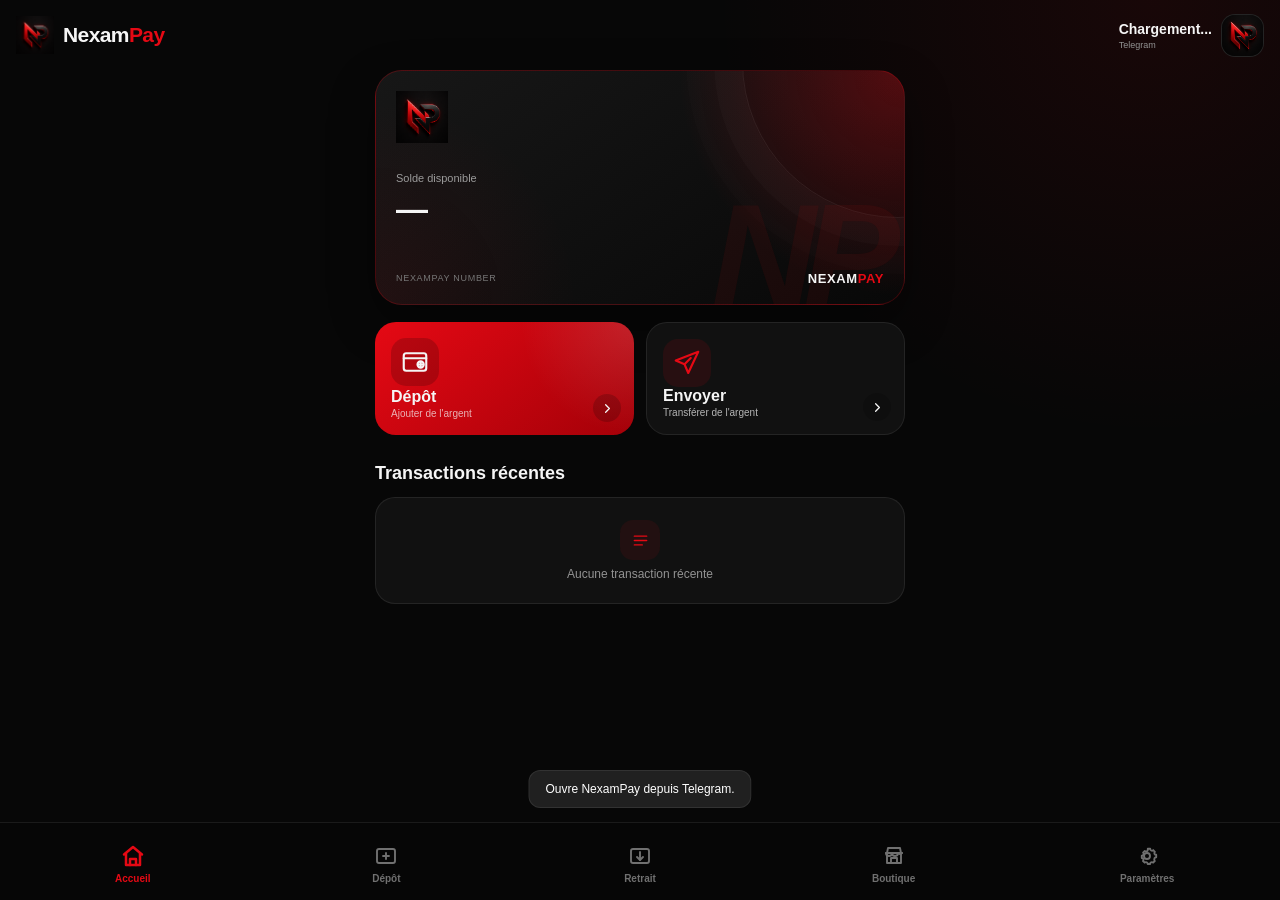
<file: index.html>
<!DOCTYPE html>
<html lang="fr">
<head>
    <meta charset="UTF-8">

    <meta
        name="viewport"
        content="width=device-width, initial-scale=1.0, maximum-scale=1.0, user-scalable=no"
    >

    <meta name="theme-color" content="#050505">

    <title>NexamPay</title>

    <script src="https://telegram.org/js/telegram-web-app.js"></script>
    <script src="nexampay-core.js"></script>

    <style>

        * {
            margin: 0;
            padding: 0;
            box-sizing: border-box;
            -webkit-tap-highlight-color: transparent;
        }

        :root {
            --np-red: #e50914;
            --np-red-light: #ff3038;
            --np-red-dark: #a80008;

            --np-black: #050505;
            --np-bg: #080808;
            --np-card: #111111;
            --np-card-2: #171717;

            --np-white: #ffffff;
            --np-text: #f5f5f5;
            --np-muted: #929292;

            --np-border: rgba(255,255,255,.08);
            --np-green: #20c77a;
        }

        html {
            background: var(--np-black);
        }

        body {
            min-height: 100vh;
            overflow-x: hidden;

            background:
                radial-gradient(
                    circle at 90% 0%,
                    rgba(229,9,20,.08),
                    transparent 30%
                ),
                var(--np-bg);

            color: var(--np-text);

            font-family:
                -apple-system,
                BlinkMacSystemFont,
                "Segoe UI",
                Roboto,
                Arial,
                sans-serif;

            padding-bottom: 92px;
        }

        button {
            border: 0;
            outline: 0;
            font: inherit;
            color: inherit;
            cursor: pointer;
        }

        /* =========================================
           SPLASH SCREEN
        ========================================= */

        #splashScreen {
            position: fixed;
            inset: 0;

            z-index: 9999;

            display: flex;
            align-items: center;
            justify-content: center;

            background: #050505;

            opacity: 1;
            visibility: visible;

            transition:
                opacity .55s ease,
                visibility .55s ease;
        }

        #splashScreen.hide {
            opacity: 0;
            visibility: hidden;
            pointer-events: none;
        }

        .splash-content {
            display: flex;
            flex-direction: column;
            align-items: center;
            justify-content: center;

            animation: splashAppear .8s ease forwards;
        }

        .splash-logo {
            width: 128px;
            height: 128px;

            object-fit: contain;

            filter:
                drop-shadow(
                    0 0 25px rgba(229,9,20,.28)
                );

            animation:
                logoPulse 1.7s ease-in-out infinite;
        }

        .splash-loader {
            width: 38px;
            height: 3px;

            margin-top: 32px;

            overflow: hidden;

            border-radius: 10px;

            background: rgba(255,255,255,.08);
        }

        .splash-loader::after {
            content: "";

            display: block;

            width: 45%;
            height: 100%;

            border-radius: inherit;

            background: var(--np-red);

            animation:
                splashLoader 1.2s ease-in-out infinite;
        }

        @keyframes splashAppear {
            from {
                opacity: 0;
                transform: scale(.90);
            }

            to {
                opacity: 1;
                transform: scale(1);
            }
        }

        @keyframes logoPulse {
            0%,
            100% {
                transform: scale(1);
            }

            50% {
                transform: scale(1.035);
            }
        }

        @keyframes splashLoader {
            0% {
                transform: translateX(-120%);
            }

            100% {
                transform: translateX(230%);
            }
        }

        /* =========================================
           HEADER
        ========================================= */

        .header {
            height: 70px;

            padding: 0 16px;

            display: flex;
            align-items: center;
            justify-content: space-between;
        }

        .header-brand {
            display: flex;
            align-items: center;
            gap: 9px;
        }

        .header-logo {
            width: 38px;
            height: 38px;

            object-fit: contain;
        }

        .header-name {
            font-size: 21px;
            font-weight: 800;
            letter-spacing: -.6px;
        }

        .header-name span {
            color: var(--np-red);
        }

        .telegram-header-profile {
            display: flex;
            align-items: center;
            justify-content: flex-end;
            gap: 9px;
            min-width: 0;
            max-width: 62%;
        }

        .header-profile-photo {
            width: 43px;
            height: 43px;
            min-width: 43px;
            border-radius: 14px;
            object-fit: cover;
            background: var(--np-card);
            border: 1px solid var(--np-border);
        }

        .header-profile-info {
            min-width: 0;
        }

        .header-telegram-name {
            max-width: 145px;
            overflow: hidden;
            white-space: nowrap;
            text-overflow: ellipsis;
            font-size: 14px;
            font-weight: 750;
        }

        .header-telegram-number {
            margin-top: 3px;
            color: var(--np-muted);
            font-size: 9px;
        }

        /* =========================================
           CONTAINER
        ========================================= */

        .container {
            width: 100%;
            max-width: 560px;

            margin: auto;

            padding: 0 15px 25px;
        }

        /* =========================================
           NEXAMPAY CARD
        ========================================= */

        .nexampay-card {
            position: relative;

            min-height: 235px;

            overflow: hidden;

            padding: 20px;

            border-radius: 27px;

            background:
                radial-gradient(
                    circle at 100% 0%,
                    rgba(229,9,20,.32),
                    transparent 39%
                ),
                radial-gradient(
                    circle at 0% 100%,
                    rgba(229,9,20,.08),
                    transparent 35%
                ),
                linear-gradient(
                    145deg,
                    #171717,
                    #080808
                );

            border: 1px solid rgba(229,9,20,.25);

            box-shadow:
                0 18px 45px rgba(0,0,0,.40);
        }

        .nexampay-card::before {
            content: "";

            position: absolute;

            width: 310px;
            height: 310px;

            right: -150px;
            top: -165px;

            border-radius: 50%;

            border: 1px solid rgba(255,255,255,.07);

            box-shadow:
                0 0 0 28px rgba(255,255,255,.015),
                0 0 0 56px rgba(255,255,255,.009);
        }

        .nexampay-card::after {
            content: "NP";

            position: absolute;

            right: 17px;
            bottom: -35px;

            font-size: 145px;

            font-weight: 900;
            font-style: italic;

            letter-spacing: -13px;

            color: rgba(229,9,20,.075);

            pointer-events: none;
        }

        /* =========================================
           CARD TOP
        ========================================= */

        .card-top {
            position: relative;
            z-index: 2;

            display: flex;
            align-items: flex-start;
            justify-content: space-between;
        }

        /* =========================================
           CARD BALANCE
        ========================================= */

        .card-balance {
            position: relative;
            z-index: 2;

            margin-top: 29px;
        }

        .card-balance-label {
            color: #9b9b9b;

            font-size: 11px;

            margin-bottom: 7px;
        }

        .card-balance-value {
            display: flex;
            align-items: baseline;
            gap: 7px;

            font-size: 32px;
            font-weight: 800;

            letter-spacing: -.8px;
        }

        .card-balance-currency {
            color: #bdbdbd;

            font-size: 15px;
            font-weight: 600;
        }

        /* =========================================
           CARD BOTTOM
        ========================================= */

        .brand-logo {
            position: relative;
            z-index: 2;
            width: 52px;
            height: 52px;
            object-fit: contain;
            flex: 0 0 52px;
        }

        .card-bottom {
            position: absolute;

            z-index: 2;

            left: 20px;
            right: 20px;
            bottom: 18px;

            display: flex;
            align-items: flex-end;
            justify-content: space-between;
        }

        .nexam-number-box {
            min-width: 0;
        }

        .nexam-number-label {
            color: #777777;

            font-size: 9px;

            text-transform: uppercase;
            letter-spacing: .7px;
        }

        .nexam-number {
            margin-top: 3px;

            font-size: 14px;
            font-weight: 700;

            letter-spacing: .4px;
        }

        .card-brand-text {
            font-size: 13px;
            font-weight: 800;
            letter-spacing: .6px;
        }

        .card-brand-text span {
            color: var(--np-red);
        }

        /* =========================================
           QUICK ACTIONS
        ========================================= */

        .quick-actions {
            display: grid;

            grid-template-columns: 1fr 1fr;

            gap: 12px;

            margin-top: 17px;
        }

        .quick-action {
            min-height: 112px;

            padding: 16px;

            border-radius: 21px;

            display: flex;
            flex-direction: column;
            justify-content: space-between;

            text-align: left;

            position: relative;
            overflow: hidden;
        }

        .quick-action.deposit {
            background:
                radial-gradient(
                    circle at 100% 0%,
                    rgba(255,255,255,.12),
                    transparent 40%
                ),
                linear-gradient(
                    140deg,
                    #e50914,
                    #a40008
                );
        }

        .quick-action.send {
            background: var(--np-card);

            border: 1px solid var(--np-border);
        }

        .quick-icon {
            width: 48px;
            height: 48px;

            border-radius: 15px;

            display: flex;
            align-items: center;
            justify-content: center;

            background: rgba(0,0,0,.18);
        }

        .send .quick-icon {
            background: rgba(229,9,20,.10);

            color: var(--np-red-light);
        }

        .quick-icon svg {
            width: 30px;
            height: 30px;
        }

        .quick-title {
            font-size: 16px;
            font-weight: 750;
        }

        .quick-description {
            margin-top: 2px;

            font-size: 10px;

            opacity: .72;
        }

        .quick-arrow {
            position: absolute;

            right: 13px;
            bottom: 13px;

            width: 28px;
            height: 28px;

            border-radius: 50%;

            display: flex;
            align-items: center;
            justify-content: center;

            background: rgba(0,0,0,.18);
        }

        .quick-arrow svg {
            width: 15px;
            height: 15px;
        }

        /* =========================================
           TRANSACTIONS
        ========================================= */

        .section-header {
            margin-top: 28px;

            display: flex;
            align-items: center;
            justify-content: space-between;
        }

        .section-title {
            font-size: 18px;
            font-weight: 750;
        }

        .transactions {
            margin-top: 13px;

            overflow: hidden;

            border-radius: 20px;

            background: var(--np-card);

            border: 1px solid var(--np-border);
        }

        .empty-transactions {
            min-height: 105px;

            display: flex;
            flex-direction: column;
            align-items: center;
            justify-content: center;

            gap: 7px;

            color: var(--np-muted);
        }

        .empty-icon {
            width: 40px;
            height: 40px;

            border-radius: 13px;

            display: flex;
            align-items: center;
            justify-content: center;

            background: rgba(229,9,20,.08);

            color: var(--np-red);
        }

        .empty-icon svg {
            width: 21px;
            height: 21px;
        }

        .empty-transactions span:last-child {
            font-size: 12px;
        }

        .transaction {
            min-height: 73px;

            padding: 12px 14px;

            display: flex;
            align-items: center;

            gap: 12px;
        }

        .transaction + .transaction {
            border-top: 1px solid var(--np-border);
        }

        .transaction-icon {
            width: 44px;
            height: 44px;

            min-width: 44px;

            border-radius: 14px;

            display: flex;
            align-items: center;
            justify-content: center;

            background: rgba(229,9,20,.09);

            color: var(--np-red);
        }

        .transaction-icon svg {
            width: 23px;
            height: 23px;
        }

        .transaction-info {
            flex: 1;
            min-width: 0;
        }

        .transaction-title {
            font-size: 14px;
            font-weight: 600;
        }

        .transaction-date {
            margin-top: 3px;

            color: var(--np-muted);

            font-size: 10px;
        }

        .transaction-amount {
            font-size: 13px;
            font-weight: 700;
        }

        .transaction-amount.in {
            color: var(--np-green);
        }

        .transaction-amount.out {
            color: var(--np-red-light);
        }

        /* =========================================
           BOTTOM NAVIGATION
        ========================================= */

        .bottom-nav {
            position: fixed;

            z-index: 100;

            left: 0;
            right: 0;
            bottom: 0;

            min-height: 78px;

            padding:
                5px 6px
                env(safe-area-inset-bottom);

            background: rgba(7,7,7,.97);

            border-top: 1px solid var(--np-border);

            backdrop-filter: blur(18px);

            display: flex;
            align-items: center;
        }

        .nav-item {
            flex: 1;

            height: 67px;

            display: flex;
            flex-direction: column;
            align-items: center;
            justify-content: center;

            gap: 5px;

            background: transparent;

            color: #707070;

            font-size: 10px;
            font-weight: 550;
        }

        .nav-item svg {
            width: 24px;
            height: 24px;
        }

        .nav-item.active {
            color: var(--np-red);
        }

        .nav-item.active svg {
            stroke-width: 2.5;
        }

        /* =========================================
           TOAST
        ========================================= */

        .toast {
            position: fixed;

            z-index: 500;

            left: 50%;
            bottom: 92px;

            transform:
                translate(-50%, 15px);

            opacity: 0;

            pointer-events: none;

            padding: 11px 16px;

            border-radius: 12px;

            background: #202020;

            border: 1px solid var(--np-border);

            color: white;

            font-size: 12px;

            white-space: nowrap;

            transition: .25s ease;
        }

        .toast.show {
            opacity: 1;

            transform:
                translate(-50%, 0);
        }

        /* =========================================
           RESPONSIVE
        ========================================= */

        @media (max-width: 360px) {

            .container {
                padding-left: 12px;
                padding-right: 12px;
            }

            .nexampay-card {
                min-height: 220px;
                padding: 17px;
            }

            .brand-logo {
                width: 43px;
                height: 43px;
                flex-basis: 43px;
            }

            .card-balance-value {
                font-size: 29px;
            }

            .quick-action {
                min-height: 106px;
                padding: 14px;
            }

            .quick-icon {
                width: 44px;
                height: 44px;
            }

            .quick-icon svg {
                width: 27px;
                height: 27px;
            }

            .quick-title {
                font-size: 15px;
            }

        }

    
        .header-nexam-id{display:block;width:100%;padding:0;border:0;background:transparent;color:var(--np-red,#e50914);font-size:9px;font-weight:800;text-align:left;margin-top:3px;cursor:pointer}
</style>
</head>


<body>


    <!-- =========================================
         SPLASH SCREEN
    ========================================== -->

    <div id="splashScreen">

        <div class="splash-content">

            <img
                src="logo.png"
                alt="NexamPay"
                class="splash-logo"
            >

            <div class="splash-loader"></div>

        </div>

    </div>


    <!-- =========================================
         HEADER
    ========================================== -->

    <header class="header">

        <div class="header-brand">
            <img
                src="logo.png"
                alt="NexamPay"
                class="header-logo"
            >

            <div class="header-name">
                Nexam<span>Pay</span>
            </div>
        </div>

        <div class="telegram-header-profile">

            <div class="header-profile-info">

                <div
                    id="headerTelegramName"
                    class="header-telegram-name">
                    Chargement...
                </div>

                <div
                    id="headerTelegramNumber"
                    class="header-telegram-number">
                    Telegram
                </div>

                <button id="headerNexamId" class="header-nexam-id" type="button" style="display:none">NexamPay</button>

            </div>

            <img
                id="headerProfilePhoto"
                class="header-profile-photo"
                src="logo.png"
                alt="Profil Telegram"
            >

        </div>

    </header>


    <main class="container">


        <!-- =====================================
             CARTE NEXAMPAY
        ====================================== -->

        <section class="nexampay-card">


            <div class="card-top">

                <img
                    src="logo.png"
                    alt="NexamPay"
                    class="brand-logo">

            </div>


            <div class="card-balance">

                <div class="card-balance-label">
                    Solde disponible
                </div>

                <div
                    id="balance"
                    class="card-balance-value">

                    <span>—</span>

                    <span
                        id="balanceCurrency"
                        class="card-balance-currency">
                    </span>

                </div>

            </div>


            <div class="card-bottom">

                <div class="nexam-number-box">

                    <div class="nexam-number-label">
                        NexamPay Number
                    </div>

                    <div
                        id="nexamNumber"
                        class="nexam-number">
                    </div>

                </div>


                <div class="card-brand-text">
                    NEXAM<span>PAY</span>
                </div>

            </div>

        </section>


        <!-- =====================================
             ACTIONS
        ====================================== -->

        <section class="quick-actions">


            <!-- DÉPÔT -->

            <button
                class="quick-action deposit"
                id="depositButton">

                <div class="quick-icon">

                    <svg viewBox="0 0 24 24"
                         fill="none"
                         stroke="currentColor"
                         stroke-width="1.7"
                         stroke-linecap="round"
                         stroke-linejoin="round">

                        <rect x="3"
                              y="5"
                              width="18"
                              height="14"
                              rx="2"/>

                        <path d="M3 9h18"/>

                        <circle cx="16.5"
                                cy="14"
                                r="2.5"/>

                        <path d="M16.5 12.5v3"/>
                        <path d="M15 14h3"/>

                    </svg>

                </div>


                <div>

                    <div class="quick-title">
                        Dépôt
                    </div>

                    <div class="quick-description">
                        Ajouter de l'argent
                    </div>

                </div>


                <span class="quick-arrow">

                    <svg viewBox="0 0 24 24"
                         fill="none"
                         stroke="currentColor"
                         stroke-width="2"
                         stroke-linecap="round"
                         stroke-linejoin="round">

                        <path d="M9 18l6-6-6-6"/>

                    </svg>

                </span>

            </button>


            <!-- ENVOYER -->

            <button
                class="quick-action send"
                id="sendButton">

                <div class="quick-icon">

                    <svg viewBox="0 0 24 24"
                         fill="none"
                         stroke="currentColor"
                         stroke-width="1.7"
                         stroke-linecap="round"
                         stroke-linejoin="round">

                        <path d="M21 3L3 10l7 3 3 7L21 3z"/>

                        <path d="M10 13l5-5"/>

                    </svg>

                </div>


                <div>

                    <div class="quick-title">
                        Envoyer
                    </div>

                    <div class="quick-description">
                        Transférer de l'argent
                    </div>

                </div>


                <span class="quick-arrow">

                    <svg viewBox="0 0 24 24"
                         fill="none"
                         stroke="currentColor"
                         stroke-width="2"
                         stroke-linecap="round"
                         stroke-linejoin="round">

                        <path d="M9 18l6-6-6-6"/>

                    </svg>

                </span>

            </button>

        </section>


        <!-- =====================================
             TRANSACTIONS RÉCENTES
        ====================================== -->

        <section>

            <div class="section-header">

                <h2 class="section-title">
                    Transactions récentes
                </h2>

            </div>


            <div
                id="transactionsList"
                class="transactions">

                <div
                    id="emptyTransactions"
                    class="empty-transactions">

                    <span class="empty-icon">

                        <svg viewBox="0 0 24 24"
                             fill="none"
                             stroke="currentColor"
                             stroke-width="1.7"
                             stroke-linecap="round"
                             stroke-linejoin="round">

                            <path d="M5 7h14"/>
                            <path d="M5 12h14"/>
                            <path d="M5 17h9"/>

                        </svg>

                    </span>

                    <span>
                        Aucune transaction récente
                    </span>

                </div>

            </div>

        </section>

    </main>


    <!-- =========================================
         NAVIGATION
    ========================================== -->

    <nav class="bottom-nav">


        <!-- ACCUEIL -->

        <button
            id="homeNav"
            class="nav-item active">

            <svg viewBox="0 0 24 24"
                 fill="none"
                 stroke="currentColor"
                 stroke-width="1.9"
                 stroke-linecap="round"
                 stroke-linejoin="round">

                <path d="M3 10.5L12 3l9 7.5"/>
                <path d="M5 9.5V21h14V9.5"/>
                <path d="M9 21v-6h6v6"/>

            </svg>

            <span>
                Accueil
            </span>

        </button>


        <!-- DÉPÔT -->

        <button
            id="depositNav"
            class="nav-item">

            <svg viewBox="0 0 24 24"
                 fill="none"
                 stroke="currentColor"
                 stroke-width="1.9"
                 stroke-linecap="round"
                 stroke-linejoin="round">

                <rect x="3"
                      y="5"
                      width="18"
                      height="14"
                      rx="2"/>

                <path d="M12 9v6"/>
                <path d="M9 12h6"/>

            </svg>

            <span>
                Dépôt
            </span>

        </button>


        <!-- RETRAIT -->

        <button
            id="withdrawNav"
            class="nav-item">

            <svg viewBox="0 0 24 24"
                 fill="none"
                 stroke="currentColor"
                 stroke-width="1.9"
                 stroke-linecap="round"
                 stroke-linejoin="round">

                <rect x="3"
                      y="5"
                      width="18"
                      height="14"
                      rx="2"/>

                <path d="M12 8v8"/>
                <path d="M9 13l3 3 3-3"/>

            </svg>

            <span>
                Retrait
            </span>

        </button>


        <!-- BOUTIQUE -->

        <button
            id="shopNav"
            class="nav-item">

            <svg viewBox="0 0 24 24"
                 fill="none"
                 stroke="currentColor"
                 stroke-width="1.9"
                 stroke-linecap="round"
                 stroke-linejoin="round">

                <path d="M4 9h16"/>
                <path d="M5 9l1-5h12l1 5"/>

                <path d="M5 9v10h14V9"/>

                <path d="M9 19v-5h6v5"/>

                <path d="M4 9a3 3 0 0 0 6 0"/>
                <path d="M10 9a3 3 0 0 0 6 0"/>
                <path d="M16 9a3 3 0 0 0 4 0"/>

            </svg>

            <span>
                Boutique
            </span>

        </button>


        <!-- PARAMÈTRES -->

        <button
            id="settingsNav"
            class="nav-item">

            <svg viewBox="0 0 24 24"
                 fill="none"
                 stroke="currentColor"
                 stroke-width="1.9"
                 stroke-linecap="round"
                 stroke-linejoin="round">

                <circle cx="12"
                        cy="12"
                        r="3"/>

                <path d="M19.4 15a1.7 1.7 0 0 0 .3 1.9l.1.1-1.7 1.7-.1-.1a1.7 1.7 0 0 0-1.9-.3 1.7 1.7 0 0 0-1 1.6v.1h-2.4v-.1a1.7 1.7 0 0 0-1-1.6 1.7 1.7 0 0 0-1.9.3l-.1.1-1.7-1.7.1-.1a1.7 1.7 0 0 0 .3-1.9 1.7 1.7 0 0 0-1.6-1H6.8v-2.4h.1a1.7 1.7 0 0 0 1.6-1 1.7 1.7 0 0 0-.3-1.9l-.1-.1 1.7-1.7.1.1a1.7 1.7 0 0 0 1.9.3 1.7 1.7 0 0 0 1-1.6V4.8h2.4v.1a1.7 1.7 0 0 0 1 1.6 1.7 1.7 0 0 0 1.9-.3l.1-.1 1.7 1.7-.1.1a1.7 1.7 0 0 0-.3 1.9 1.7 1.7 0 0 0 1.6 1h.1v2.4h-.1a1.7 1.7 0 0 0-1.6 1z"/>

            </svg>

            <span>
                Paramètres
            </span>

        </button>

    </nav>


    <div
        id="toast"
        class="toast"
        aria-live="polite">
    </div>


    <script>
"use strict";

const tg = window.NexamPayCore?.tg || window.Telegram?.WebApp || null;
const state = { profile:null, wallet:null, transactions:[] };
const $ = id => document.getElementById(id);

function showToast(message){
  const el=$("toast"); if(!el)return;
  el.textContent=message; el.classList.add("show");
  clearTimeout(window.__npToast);
  window.__npToast=setTimeout(()=>el.classList.remove("show"),2200);
}

function escapeHTML(value){
  return String(value??"").replace(/&/g,"&amp;").replace(/</g,"&lt;").replace(/>/g,"&gt;").replace(/"/g,"&quot;").replace(/'/g,"&#039;");
}

function renderProfile(){
  const p=state.profile||{};
  const name=[p.first_name,p.last_name].filter(Boolean).join(" ").trim()||"Utilisateur Telegram";
  const username=p.telegram_username?`@${p.telegram_username}`:"Telegram";
  if($("headerTelegramName")) $("headerTelegramName").textContent=name;
  if($("headerTelegramNumber")) $("headerTelegramNumber").textContent=username;
  if($("headerProfilePhoto")&&p.photo_url) $("headerProfilePhoto").src=p.photo_url;
  if($("nexamNumber")) $("nexamNumber").textContent=p.nexampay_id||"—";
  window.NexamPayCore?.attachCopyNumber(p);
}

function renderBalance(){
  const el=$("balance"), cur=$("balanceCurrency"); if(!el)return;
  const value=Number(state.wallet?.balance??state.profile?.wallet?.balance??0);
  const currency=state.wallet?.currency_code||state.profile?.wallet?.currency_code||state.profile?.currency_code||"FCFA";
  if(cur)cur.textContent=currency;
  el.innerHTML=`<span>${value.toLocaleString("fr-FR",{maximumFractionDigits:2})}</span>`;
}

function renderTransactions(){
  const list=$("transactionsList"), empty=$("emptyTransactions"); if(!list)return;
  list.querySelectorAll(".transaction").forEach(x=>x.remove());
  const items=Array.isArray(state.transactions)?state.transactions:[];
  if(!items.length){if(empty)empty.style.display="flex";return;}
  if(empty)empty.style.display="none";
  items.slice(0,5).forEach(tx=>{
    const amount=Number(tx.amount||0);
    const type=String(tx.type||tx.direction||"").toLowerCase();
    const incoming=tx.direction==="in"||["deposit","receive","received"].includes(type);
    const row=document.createElement("div"); row.className="transaction";
    row.innerHTML=`<div class="transaction-icon">${incoming?"+":"↗"}</div><div class="transaction-info"><div class="transaction-title">${escapeHTML(tx.description||tx.type||"Transaction")}</div><div class="transaction-date">${escapeHTML(tx.created_at||tx.date||"")}</div></div><div class="transaction-amount ${incoming?"in":"out"}">${incoming?"+":"-"}${amount.toLocaleString("fr-FR")} ${escapeHTML(tx.currency_code||tx.currency||state.wallet?.currency_code||"FCFA")}</div>`;
    list.appendChild(row);
  });
}

function hideSplash(){ $("splashScreen")?.classList.add("hide"); }

async function loadIndex(){
  try{
    if(!window.NexamPayCore?.getInitData()) throw new Error("Ouvre NexamPay depuis Telegram.");
    const auth=await window.NexamPayCore.authenticate();
    if(auth?.is_new_user===true&&auth?.requires_country===true){
      window.NexamPayCore.clearToken();
      sessionStorage.setItem("nexampay_pending_init_data",window.NexamPayCore.getInitData());
      window.location.replace("create-account.html");
      return;
    }
    if(auth?.is_new_user!==false||!auth?.session_token) throw new Error("Authentification NexamPay invalide.");
    const [profile,wallet,history]=await Promise.all([
      window.NexamPayCore.getProfile(),
      window.NexamPayCore.getWallet(),
      window.NexamPayCore.request("/history/transactions?page=1&page_size=5")
    ]);
    state.profile=profile||{};
    state.wallet=wallet||profile?.wallet||{};
    state.transactions=Array.isArray(history?.items)?history.items:(Array.isArray(history)?history:[]);
    renderProfile(); renderBalance(); renderTransactions();
  }catch(error){
    console.error("NexamPay index:",error);
    showToast(error.message||"Impossible de charger NexamPay.");
  }finally{ hideSplash(); }
}

function bindNavigation(){
  $("depositButton")?.addEventListener("click",()=>location.href="deposit.html");
  $("sendButton")?.addEventListener("click",()=>location.href="transfer.html");
  $("homeNav")?.addEventListener("click",()=>location.href="index.html");
  $("depositNav")?.addEventListener("click",()=>location.href="deposit.html");
  $("withdrawNav")?.addEventListener("click",()=>location.href="withdraw.html");
  $("shopNav")?.addEventListener("click",()=>location.href="shop.html");
  $("settingsNav")?.addEventListener("click",()=>location.href="settings.html");
}

document.addEventListener("DOMContentLoaded",()=>{
  bindNavigation();
  setTimeout(hideSplash,1900);
  setTimeout(hideSplash,5000);
  loadIndex();
});
</script>

</body>
</html>
</file>
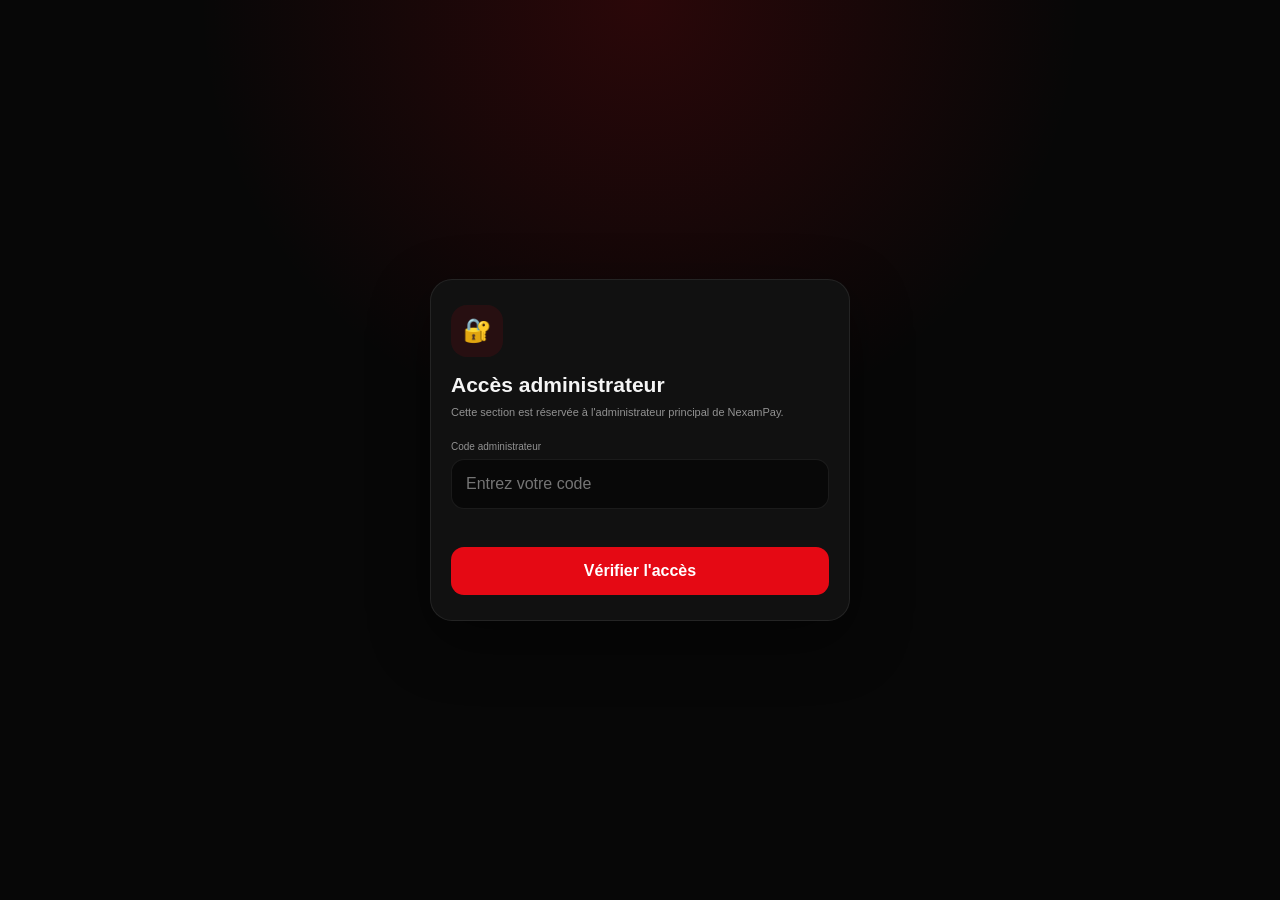
<file: admin.html>
<!DOCTYPE html>
<html lang="fr">
<head>
<meta charset="UTF-8">
<meta name="viewport" content="width=device-width,initial-scale=1,maximum-scale=1,user-scalable=no">
<meta name="theme-color" content="#050505">
<title>NexamPay — Administration</title>
<script src="https://telegram.org/js/telegram-web-app.js"></script>
<style>
*{box-sizing:border-box;margin:0;padding:0;-webkit-tap-highlight-color:transparent}
:root{--red:#e50914;--red2:#ff3038;--bg:#070707;--card:#111;--card2:#171717;--text:#f5f5f5;--muted:#858585;--border:rgba(255,255,255,.08);--green:#20c77a;--orange:#ff9f43}
body{min-height:100vh;background:radial-gradient(circle at 90% 0,rgba(229,9,20,.10),transparent 30%),var(--bg);color:var(--text);font-family:-apple-system,BlinkMacSystemFont,"Segoe UI",Roboto,Arial,sans-serif;padding-bottom:84px}
button,input,select,textarea{font:inherit}button{border:0;color:inherit;cursor:pointer}
.hidden{display:none!important}
.header{height:72px;padding:0 15px;display:flex;align-items:center;justify-content:space-between;border-bottom:1px solid var(--border);position:sticky;top:0;z-index:20;background:rgba(7,7,7,.94);backdrop-filter:blur(18px)}
.brand{display:flex;align-items:center;gap:10px}.brand img{width:42px;height:42px;object-fit:contain}.brand strong{font-size:15px}.brand small{display:block;color:var(--muted);font-size:9px;margin-top:2px}
.admin-badge{padding:8px 10px;border-radius:11px;background:rgba(229,9,20,.11);border:1px solid rgba(229,9,20,.25);color:var(--red2);font-size:9px;font-weight:800}
.container{max-width:650px;margin:auto;padding:18px 15px 25px}
.page-title{margin-bottom:16px}.page-title small{color:var(--red2);font-size:9px;font-weight:800;letter-spacing:1px;text-transform:uppercase}.page-title h1{font-size:26px;margin-top:5px}.page-title p{color:var(--muted);font-size:11px;margin-top:6px}
.stats{display:grid;grid-template-columns:repeat(2,1fr);gap:10px}.stat{padding:15px;border:1px solid var(--border);border-radius:18px;background:var(--card)}.stat-icon{width:36px;height:36px;border-radius:12px;background:rgba(229,9,20,.10);display:grid;place-items:center;color:var(--red2);margin-bottom:11px}.stat span{color:var(--muted);font-size:9px}.stat strong{display:block;font-size:20px;margin-top:3px}
.section{margin-top:22px}.section-head{display:flex;justify-content:space-between;align-items:center;margin-bottom:10px}.section-head h2{font-size:16px}.section-head button{background:transparent;color:var(--red2);font-size:10px;font-weight:750}
.card{padding:15px;border:1px solid var(--border);border-radius:18px;background:var(--card)}
.quick{display:grid;grid-template-columns:repeat(2,1fr);gap:9px}.quick button{min-height:50px;border-radius:14px;background:var(--card2);border:1px solid var(--border);text-align:left;padding:10px 12px;font-size:10px;font-weight:700}.quick button svg{width:18px;height:18px;color:var(--red2);vertical-align:middle;margin-right:7px}
.tabs{display:flex;gap:7px;overflow:auto;margin-bottom:10px}.tabs button{flex:0 0 auto;padding:9px 12px;border-radius:11px;background:var(--card);border:1px solid var(--border);color:var(--muted);font-size:10px}.tabs button.active{background:var(--red);border-color:var(--red);color:#fff}
.list{display:flex;flex-direction:column;gap:8px}.row{padding:13px;border-radius:15px;background:var(--card2);border:1px solid var(--border)}.row-top{display:flex;justify-content:space-between;gap:10px}.row strong{font-size:11px}.row small{display:block;color:var(--muted);font-size:9px;margin-top:4px}.status{padding:5px 8px;border-radius:8px;background:rgba(32,199,122,.10);color:var(--green);font-size:8px;font-weight:800}.status.pending{background:rgba(255,159,67,.10);color:var(--orange)}.status.rejected{background:rgba(229,9,20,.10);color:var(--red2)}
.actions{display:flex;gap:7px;margin-top:10px}.actions button{flex:1;min-height:38px;border-radius:11px;font-size:9px;font-weight:750;background:#222}.actions .primary{background:var(--red)}.actions .danger{background:rgba(229,9,20,.10);color:var(--red2)}
.form-grid{display:grid;gap:10px}.field label{display:block;color:var(--muted);font-size:9px;margin-bottom:5px}.field input,.field textarea,.field select{width:100%;border:1px solid var(--border);border-radius:12px;background:#0b0b0b;color:#fff;padding:12px;outline:none}.field textarea{min-height:85px;resize:vertical}.submit{width:100%;min-height:48px;border-radius:13px;background:var(--red);font-weight:800;margin-top:5px}
.empty{padding:28px 16px;text-align:center;color:var(--muted);font-size:10px;border:1px dashed var(--border);border-radius:16px}
.bottom{position:fixed;left:0;right:0;bottom:0;z-index:30;min-height:76px;padding:5px 5px env(safe-area-inset-bottom);display:flex;background:rgba(7,7,7,.97);border-top:1px solid var(--border);backdrop-filter:blur(18px)}
.nav{flex:1;background:transparent;color:#707070;display:flex;flex-direction:column;align-items:center;justify-content:center;gap:4px;font-size:9px}.nav.active{color:var(--red)}.nav svg{width:22px;height:22px}
.modal{position:fixed;inset:0;z-index:100;display:none;align-items:flex-end;background:rgba(0,0,0,.75);backdrop-filter:blur(8px)}.modal.active{display:flex}.modal-box{width:100%;max-width:650px;margin:auto auto 0;background:#111;border-top:1px solid var(--border);border-radius:23px 23px 0 0;padding:20px 16px calc(18px + env(safe-area-inset-bottom))}.modal-box h3{font-size:18px}.modal-box p{color:var(--muted);font-size:10px;margin:6px 0 14px}.modal-box input{width:100%;height:48px;background:#080808;border:1px solid var(--border);border-radius:12px;color:#fff;padding:0 12px}.modal-actions{display:flex;gap:8px;margin-top:10px}.modal-actions button{flex:1;min-height:46px;border-radius:12px;background:#222;font-weight:750;font-size:10px}.modal-actions .primary{background:var(--red)}

.auth-screen{
  position:fixed;
  inset:0;
  z-index:999;
  display:flex;
  align-items:center;
  justify-content:center;
  padding:20px;
  background:
    radial-gradient(
      circle at 50% 0,
      rgba(229,9,20,.16),
      transparent 40%
    ),
    #070707;
}

.auth-box{
  width:100%;
  max-width:420px;
  padding:25px 20px;
  border:1px solid var(--border);
  border-radius:22px;
  background:#111;
  box-shadow:0 20px 60px rgba(0,0,0,.45);
}

.auth-icon{
  width:52px;
  height:52px;
  margin-bottom:16px;
  border-radius:16px;
  display:grid;
  place-items:center;
  background:rgba(229,9,20,.10);
  font-size:23px;
}

.auth-box h2{
  font-size:21px;
}

.auth-box p{
  color:var(--muted);
  font-size:11px;
  line-height:1.6;
  margin:7px 0 20px;
}

.auth-box label{
  display:block;
  color:var(--muted);
  font-size:10px;
  margin-bottom:7px;
}

.auth-box input{
  width:100%;
  height:50px;
  padding:0 14px;
  border-radius:13px;
  border:1px solid var(--border);
  background:#080808;
  color:#fff;
  outline:none;
}

.auth-box input:focus{
  border-color:var(--red);
}

.auth-button{
  width:100%;
  min-height:48px;
  margin-top:12px;
  border-radius:13px;
  background:var(--red);
  color:#fff;
  font-weight:800;
}

.auth-button:disabled{
  opacity:.55;
}

.auth-error{
  min-height:18px;
  margin-top:8px;
  color:var(--red2);
  font-size:10px;
}

body.admin-locked > *:not(#adminAuthScreen){
  visibility:hidden;
}

@media(min-width:700px){.stats{grid-template-columns:repeat(4,1fr)}.quick{grid-template-columns:repeat(4,1fr)}.bottom{left:50%;right:auto;width:650px;transform:translateX(-50%);border-radius:18px 18px 0 0}}
</style>
    <script src="nexampay-core.js"></script>
</head>
<body>
  <div id="adminAuthScreen" class="auth-screen">
  <div class="auth-box">
    <div class="auth-icon">🔐</div>

    <h2>Accès administrateur</h2>

    <p>
      Cette section est réservée à l'administrateur
      principal de NexamPay.
    </p>

    <label for="adminAccessCode">Code administrateur</label>

    <input
      id="adminAccessCode"
      type="password"
      placeholder="Entrez votre code"
      autocomplete="off"
      maxlength="128"
    >

    <div id="adminAuthError" class="auth-error"></div>

    <button id="adminVerifyButton" class="auth-button">
      Vérifier l'accès
    </button>
  </div>
</div>

<header class="header">
  <div class="brand">
    <img src="logo.png" alt="NexamPay">
    <div><strong>NexamPay</strong><small>Administration</small></div>
  </div>
  <div class="admin-badge">ADMINISTRATEUR</div>
</header>

<main class="container">
  <section class="page-title">
    <small>ESPACE PRIVÉ</small>
    <h1>Administration</h1>
    <p>Gestion centrale de la plateforme NexamPay.</p>
  </section>

  <section class="stats" id="stats">
    <div class="stat"><div class="stat-icon">U</div><span>Utilisateurs</span><strong id="usersCount">—</strong></div>
    <div class="stat"><div class="stat-icon">D</div><span>Dépôts en attente</span><strong id="depositsCount">—</strong></div>
    <div class="stat"><div class="stat-icon">R</div><span>Retraits en attente</span><strong id="withdrawalsCount">—</strong></div>
    <div class="stat"><div class="stat-icon">C</div><span>Commandes en attente</span><strong id="ordersCount">—</strong></div>
  </section>

  <section class="section">
    <div class="section-head"><h2>Accès rapides</h2></div>
    <div class="quick">
      <button data-view="transactions">Transactions</button>
      <button data-view="shop">Boutique</button>
      <button data-view="orders">Commandes</button>
      <button data-view="products">Produits</button>
    </div>
  </section>

  <section class="section" id="view-transactions">
    <div class="section-head"><h2>Transactions à valider</h2><button id="refreshTransactions">Actualiser</button></div>
    <div class="tabs">
      <button class="active" data-tx="deposits">Dépôts</button>
      <button data-tx="withdrawals">Retraits</button>
      <button data-tx="transfers">Transferts</button>
    </div>
    <div class="list" id="transactionsList"><div class="empty">Chargement des transactions…</div></div>
  </section>

  <section class="section hidden" id="view-shop">
    <div class="section-head"><h2>Boutique</h2><button id="newProductFromShop">+ Produit</button></div>
    <div class="card">
      <div class="quick">
        <button data-view="products">Produits</button>
        <button data-view="orders">Commandes</button>
      </div>
    </div>
  </section>

  <section class="section hidden" id="view-products">
    <div class="section-head"><h2>Produits</h2><button id="newProduct">+ Ajouter</button></div>
    <div class="card"><div class="list" id="productsList"><div class="empty">Chargement des produits…</div></div></div>
  </section>

  <section class="section hidden" id="view-orders">
    <div class="section-head"><h2>Commandes</h2><button id="refreshOrders">Actualiser</button></div>
    <div class="tabs">
      <button class="active" data-order="all">Toutes</button>
      <button data-order="pending">En attente</button>
      <button data-order="approved">Validées</button>
      <button data-order="rejected">Refusées</button>
    </div>
    <div class="list" id="ordersList"><div class="empty">Chargement des commandes…</div></div>
  </section>

  <section class="section hidden" id="view-add-product">
    <div class="section-head"><h2>Ajouter un produit</h2></div>
    <div class="card">
      <form class="form-grid" id="productForm">
        <div class="field"><label>Nom du produit</label><input id="productName" required></div>
        <div class="field"><label>Description</label><textarea id="productDescription"></textarea></div>
        <div class="field"><label>Image URL</label><input id="productImage" type="url"></div>
        <div class="field"><label>Catégorie</label><input id="productCategory"></div>
        <div class="field"><label>Prix</label><input id="productPrice" type="number" min="0" step="1" required></div>
        <div class="field"><label>Devise</label><input id="productCurrency" value="FCFA"></div>
        <div class="field"><label>Stock</label><input id="productStock" type="number" min="0" step="1" required></div>
        <div class="actions"><button type="button" id="cancelProduct">Annuler</button><button class="primary" type="submit">Enregistrer</button></div>
      </form>
    </div>
  </section>
</main>

<nav class="bottom">
  <button class="nav active" data-view="transactions"><svg viewBox="0 0 24 24" fill="none" stroke="currentColor" stroke-width="1.8"><path d="M3 10.5 12 3l9 7.5"/><path d="M5 9.5V21h14V9.5"/><path d="M9 21v-6h6v6"/></svg><span>Accueil</span></button>
  <button class="nav" data-view="transactions"><svg viewBox="0 0 24 24" fill="none" stroke="currentColor" stroke-width="1.8"><circle cx="12" cy="8" r="3"/><path d="M5 21a7 7 0 0 1 14 0"/></svg><span>Utilisateurs</span></button>
  <button class="nav" data-view="products"><svg viewBox="0 0 24 24" fill="none" stroke="currentColor" stroke-width="1.8"><path d="M4 9h16l-1 11H5L4 9Z"/><path d="M7 9 8 4h8l1 5"/></svg><span>Boutique</span></button>
  <button class="nav" data-view="orders"><svg viewBox="0 0 24 24" fill="none" stroke="currentColor" stroke-width="1.8"><path d="M6 3h12v18H6z"/><path d="M9 8h6M9 12h6M9 16h4"/></svg><span>Commandes</span></button>
  <button class="nav" id="adminSettings"><svg viewBox="0 0 24 24" fill="none" stroke="currentColor" stroke-width="1.8"><circle cx="12" cy="12" r="3"/><path d="M19 15a2 2 0 0 0 .4 2l.1.1-1.6 1.6-.1-.1a2 2 0 0 0-2-.4 2 2 0 0 0-1.2 1.8v.1h-2.3V20a2 2 0 0 0-1.2-1.8 2 2 0 0 0-2 .4l-.1.1-1.6-1.6.1-.1a2 2 0 0 0 .4-2 2 2 0 0 0-1.8-1.2h-.1v-2.3H6a2 2 0 0 0 1.8-1.2 2 2 0 0 0-.4-2l-.1-.1 1.6-1.6.1.1a2 2 0 0 0 2 .4A2 2 0 0 0 12.2 6V5h2.3v1a2 2 0 0 0 1.2 1.8 2 2 0 0 0 2-.4l.1-.1 1.6 1.6-.1.1a2 2 0 0 0-.4 2 2 2 0 0 0 1.8 1.2h.1v2.3h-.1A2 2 0 0 0 19 15Z"/></svg><span>Paramètres</span></button>
</nav>

<script>
  
const tg = window.Telegram?.WebApp || null;

if (tg) {
  tg.ready();
  tg.expand();
}

const API = {
  auth: "/api/v1/admin/auth",
  session: "/api/v1/admin/session",
  stats: "/api/v1/admin/stats",
  deposits: "/api/v1/admin/deposits",
  withdrawals: "/api/v1/admin/withdrawals",
  transfers: "/api/v1/admin/transfers",
  products: "/api/v1/admin/products",
  orders: "/api/v1/admin/orders"
};

const headers = () => ({
  "Content-Type": "application/json",
  "Authorization": `Telegram ${tg?.initData || ""}`,
  "X-Telegram-Init-Data": tg?.initData || ""
});

async function api(url, opt = {}) {
  const r = await fetch(url, {
    ...opt,
    headers: {
      ...headers(),
      ...(opt.headers || {})
    }
  });

  const d = await r.json().catch(() => ({}));

  if (!r.ok) {
    throw new Error(
      d.detail ||
      d.message ||
      d.error ||
      "Erreur serveur"
    );
  }

  return d;
}


/* ================================
   AUTHENTIFICATION ADMINISTRATEUR
================================ */

const authScreen =
  document.getElementById("adminAuthScreen");

const accessCode =
  document.getElementById("adminAccessCode");

const verifyButton =
  document.getElementById("adminVerifyButton");

const authError =
  document.getElementById("adminAuthError");


async function verifyAdminAccess() {

  authError.textContent = "";

  const code = accessCode.value.trim();

  if (!code) {
    authError.textContent =
      "Veuillez saisir votre code administrateur.";
    return;
  }

  if (!tg?.initData) {
    authError.textContent =
      "Impossible de vérifier votre session Telegram.";
    return;
  }

  verifyButton.disabled = true;
  verifyButton.textContent = "Vérification…";

  try {

    const result = await api(API.auth, {
      method: "POST",
      body: JSON.stringify({
        code: code,
        telegram_init_data: tg.initData
      })
    });

    if (result.authorized !== true) {
      throw new Error(
        "Accès administrateur refusé."
      );
    }

    authScreen.classList.add("hidden");
    document.body.classList.remove("admin-locked");

    await Promise.all([
      loadStats(),
      loadTransactions(),
      loadOrders(),
      loadProducts()
    ]);

  } catch (error) {

    authError.textContent =
      error.message ||
      "Code administrateur incorrect.";

    accessCode.value = "";

  } finally {

    verifyButton.disabled = false;
    verifyButton.textContent = "Vérifier l'accès";
  }
}


verifyButton.addEventListener(
  "click",
  verifyAdminAccess
);


accessCode.addEventListener(
  "keydown",
  event => {
    if (event.key === "Enter") {
      verifyAdminAccess();
    }
  }
);


/* ================================
   NAVIGATION
================================ */

function showView(name) {

  document
    .querySelectorAll("main .section")
    .forEach(x =>
      x.classList.add("hidden")
    );

  const view =
    document.getElementById(
      "view-" + name
    );

  if (view) {
    view.classList.remove("hidden");
  }
}


document
  .querySelectorAll("[data-view]")
  .forEach(button => {

    button.addEventListener(
      "click",
      () => showView(button.dataset.view)
    );

  });


document
  .getElementById("newProduct")
  ?.addEventListener(
    "click",
    () => showView("add-product")
  );


document
  .getElementById("newProductFromShop")
  ?.addEventListener(
    "click",
    () => showView("add-product")
  );


document
  .getElementById("cancelProduct")
  ?.addEventListener(
    "click",
    () => showView("products")
  );


/* ================================
   STATISTIQUES
================================ */

async function loadStats() {

  try {

    const d = await api(API.stats);

    document.getElementById(
      "usersCount"
    ).textContent =
      d.users ??
      d.users_count ??
      "—";

    document.getElementById(
      "depositsCount"
    ).textContent =
      d.pending_deposits ?? "—";

    document.getElementById(
      "withdrawalsCount"
    ).textContent =
      d.pending_withdrawals ?? "—";

    document.getElementById(
      "ordersCount"
    ).textContent =
      d.pending_orders ?? "—";

  } catch (e) {

    console.error(e);

  }
}


/* ================================
   TRANSACTIONS
================================ */

async function loadTransactions(
  type = "deposits"
) {

  const list =
    document.getElementById(
      "transactionsList"
    );

  list.innerHTML =
    '<div class="empty">Chargement…</div>';

  try {

    const d = await api(API[type]);

    const rows =
      Array.isArray(d)
        ? d
        : (d.items || d[type] || []);

    if (!rows.length) {

      list.innerHTML =
        '<div class="empty">Aucune demande en attente.</div>';

      return;
    }

    list.innerHTML = "";

    rows.forEach(x => {

      const r =
        document.createElement("div");

      r.className = "row";

      r.innerHTML = `
        <div class="row-top">
          <div>
            <strong>
              ${esc(
                x.user_name ||
                x.telegram_name ||
                x.user_id ||
                "Utilisateur"
              )}
            </strong>

            <small>
              ${esc(
                x.reference ||
                x.transaction_id ||
                x.id ||
                "—"
              )}
              ·
              ${money(
                x.amount,
                x.currency
              )}
            </small>
          </div>

          <span class="status pending">
            En attente
          </span>
        </div>

        <div class="actions">
          <button class="danger">
            Refuser
          </button>

          <button class="primary">
            Valider
          </button>
        </div>
      `;

      r.querySelector(
        ".primary"
      ).onclick =
        () => action(
          type,
          x,
          "approve"
        );

      r.querySelector(
        ".danger"
      ).onclick =
        () => action(
          type,
          x,
          "reject"
        );

      list.appendChild(r);

    });

  } catch (e) {

    list.innerHTML =
      `<div class="empty">
        ${esc(e.message)}
      </div>`;
  }
}


/* ================================
   COMMANDES
================================ */

async function loadOrders() {

  const list =
    document.getElementById(
      "ordersList"
    );

  list.innerHTML =
    '<div class="empty">Chargement…</div>';

  try {

    const d =
      await api(API.orders);

    const rows =
      Array.isArray(d)
        ? d
        : (d.orders || d.items || []);

    if (!rows.length) {

      list.innerHTML =
        '<div class="empty">Aucune commande.</div>';

      return;
    }

    list.innerHTML = "";

    rows.forEach(x => {

      const status =
        String(
          x.status || "pending"
        ).toLowerCase();

      const r =
        document.createElement("div");

      r.className = "row";

      r.innerHTML = `
        <div class="row-top">

          <div>
            <strong>
              ${esc(
                x.product_name ||
                "Commande"
              )}
            </strong>

            <small>
              ${esc(
                x.reference ||
                x.order_id ||
                x.id ||
                "—"
              )}
              ·
              ${money(
                x.total ||
                x.amount,
                x.currency
              )}
            </small>
          </div>

          <span class="status ${
            status === "pending"
              ? "pending"
              : status === "rejected"
                ? "rejected"
                : ""
          }">
            ${esc(
              x.status ||
              "pending"
            )}
          </span>

        </div>

        <div class="actions">

          <button class="danger">
            Refuser
          </button>

          <button class="primary">
            Valider
          </button>

        </div>
      `;

      r.querySelector(
        ".primary"
      ).onclick =
        () => action(
          "orders",
          x,
          "approve"
        );

      r.querySelector(
        ".danger"
      ).onclick =
        () => action(
          "orders",
          x,
          "reject"
        );

      list.appendChild(r);

    });

  } catch (e) {

    list.innerHTML =
      `<div class="empty">
        ${esc(e.message)}
      </div>`;
  }
}


/* ================================
   PRODUITS
================================ */

async function loadProducts() {

  const list =
    document.getElementById(
      "productsList"
    );

  try {

    const d =
      await api(API.products);

    const rows =
      Array.isArray(d)
        ? d
        : (d.products || d.items || []);

    if (!rows.length) {

      list.innerHTML =
        '<div class="empty">Aucun produit.</div>';

      return;
    }

    list.innerHTML = "";

    rows.forEach(x => {

      const r =
        document.createElement("div");

      r.className = "row";

      r.innerHTML = `
        <div class="row-top">

          <div>
            <strong>
              ${esc(
                x.name ||
                "Produit"
              )}
            </strong>

            <small>
              ${money(
                x.price,
                x.currency || "FCFA"
              )}
              · Stock:
              ${esc(
                x.stock ?? "—"
              )}
            </small>
          </div>

          <span class="status">
            ${
              x.active === false
                ? "Inactif"
                : "Actif"
            }
          </span>

        </div>

        <div class="actions">
          <button class="danger">
            Désactiver
          </button>
        </div>
      `;

      r.querySelector(
        "button"
      ).onclick =
        () => action(
          "products",
          x,
          "toggle"
        );

      list.appendChild(r);

    });

  } catch (e) {

    list.innerHTML =
      `<div class="empty">
        ${esc(e.message)}
      </div>`;
  }
}


/* ================================
   ACTIONS ADMIN
================================ */

async function action(
  type,
  item,
  actionName
) {

  try {

    await api(
      `/api/v1/admin/${type}/${
        encodeURIComponent(
          item.id ||
          item.transaction_id ||
          item.order_id ||
          item.reference
        )
      }/${actionName}`,
      {
        method: "POST",
        body: "{}"
      }
    );

    await Promise.all([
      loadStats(),
      loadTransactions(),
      loadOrders(),
      loadProducts()
    ]);

  } catch (e) {

    alert(e.message);

  }
}


/* ================================
   ONGLETS TRANSACTIONS
================================ */

document
  .querySelectorAll("[data-tx]")
  .forEach(button => {

    button.onclick = () => {

      document
        .querySelectorAll("[data-tx]")
        .forEach(x =>
          x.classList.remove("active")
        );

      button.classList.add("active");

      loadTransactions(
        button.dataset.tx
      );
    };

  });


document
  .getElementById(
    "refreshTransactions"
  )
  .onclick = () =>
    loadTransactions(
      document
        .querySelector(
          "[data-tx].active"
        )
        ?.dataset.tx ||
      "deposits"
    );


document
  .getElementById(
    "refreshOrders"
  )
  .onclick =
    loadOrders;


/* ================================
   PRODUIT
================================ */

document
  .getElementById(
    "productForm"
  )
  .addEventListener(
    "submit",
    async event => {

      event.preventDefault();

      const body = {

        name:
          productName.value.trim(),

        description:
          productDescription.value.trim(),

        image_url:
          productImage.value.trim(),

        category:
          productCategory.value.trim(),

        price:
          Number(productPrice.value),

        currency:
          productCurrency.value.trim()
          || "FCFA",

        stock:
          Number(productStock.value),

        active: true

      };

      try {

        await api(
          API.products,
          {
            method: "POST",
            body: JSON.stringify(body)
          }
        );

        event.target.reset();

        productCurrency.value =
          "FCFA";

        showView("products");

        loadProducts();

      } catch (error) {

        alert(error.message);

      }

    }
  );


document
  .getElementById(
    "adminSettings"
  )
  .onclick = () =>
    alert(
      "Les paramètres administrateur sont protégés par le backend."
    );


/* ================================
   UTILITAIRES
================================ */

function esc(value) {

  return String(
    value ?? ""
  ).replace(
    /[&<>"']/g,
    char => ({
      "&": "&amp;",
      "<": "&lt;",
      ">": "&gt;",
      '"': "&quot;",
      "'": "&#039;"
    }[char])
  );
}


function money(
  value,
  currency = "FCFA"
) {

  return `${Number(
    value || 0
  ).toLocaleString(
    "fr-FR"
  )} ${esc(currency)}`;
}


/*
 * IMPORTANT :
 * Il n'y a plus d'appel automatique
 * à /session ici.
 *
 * L'administrateur doit d'abord
 * saisir son code.
 */
</script>
</body>
</html>
</file>
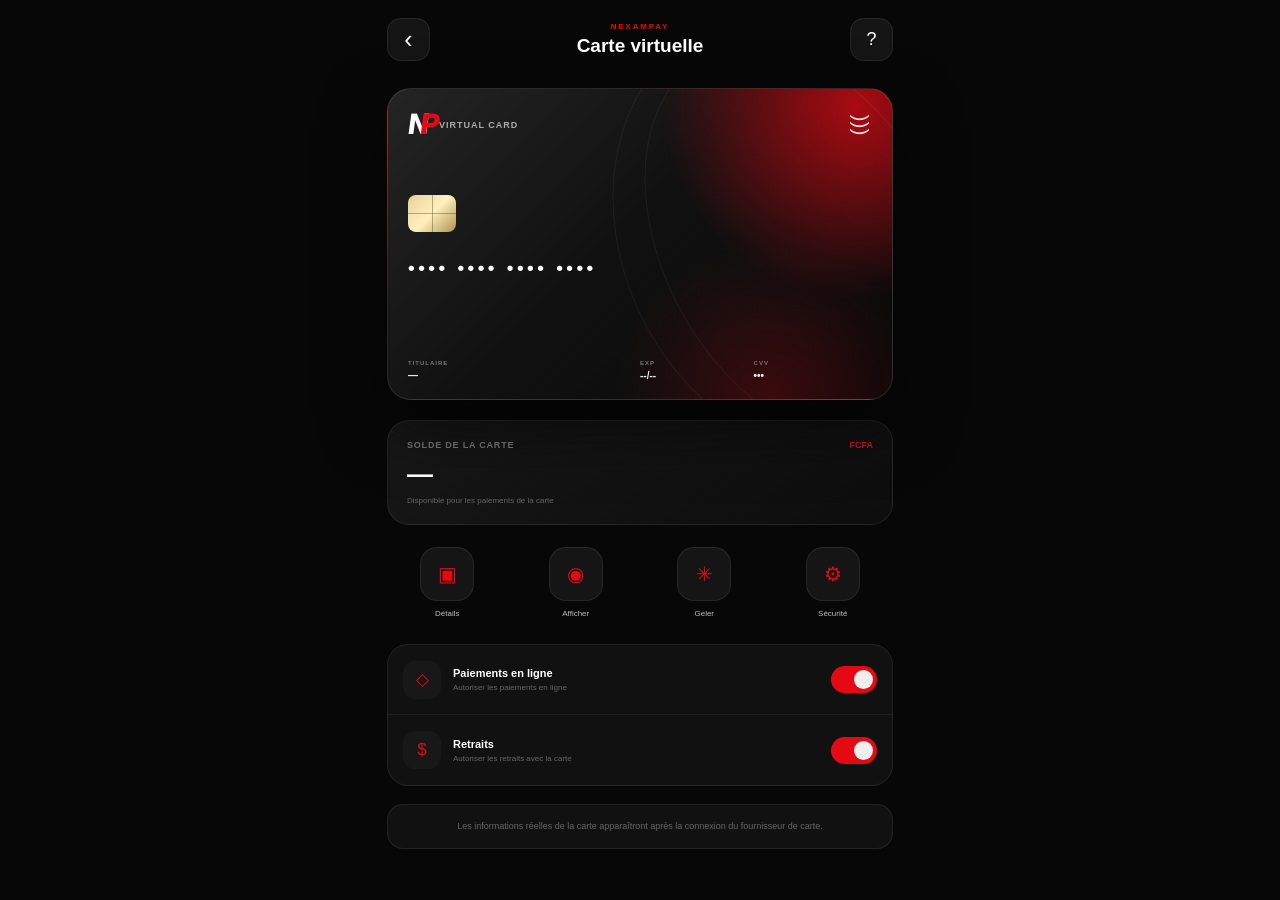
<file: card.html>
<!DOCTYPE html>
<html lang="fr">
<head>
<meta charset="UTF-8">
<meta name="viewport" content="width=device-width,initial-scale=1,maximum-scale=1,user-scalable=no">
<meta name="theme-color" content="#050505">
<title>Carte virtuelle — NexamPay</title>
<style>
:root{--red:#e50914;--red2:#ff2934;--black:#050505;--border:rgba(255,255,255,.08)}
*{box-sizing:border-box;margin:0;padding:0;-webkit-tap-highlight-color:transparent}
html,body{min-height:100%;background:#050505;color:#fff;font-family:Inter,-apple-system,BlinkMacSystemFont,"Segoe UI",Roboto,Arial,sans-serif}
body{overflow-x:hidden}button{font:inherit;border:0;outline:0}
.app{width:100%;max-width:540px;min-height:100vh;margin:auto;padding:18px 17px 35px}
.header{display:flex;align-items:center;justify-content:space-between;margin-bottom:27px}
.back,.header-action{width:43px;height:43px;display:flex;align-items:center;justify-content:center;border-radius:14px;background:#151515;border:1px solid var(--border);color:#fff;cursor:pointer}
.back{font-size:25px}.header-action{font-size:18px}
.header-title{text-align:center}.header-title small{display:block;margin-bottom:4px;color:var(--red);font-size:8px;font-weight:900;letter-spacing:1.8px}.header-title strong{font-size:19px;font-weight:850}
.virtual-card{position:relative;width:100%;aspect-ratio:1.62/1;overflow:hidden;padding:20px;border-radius:24px;background:radial-gradient(circle at 93% 5%,rgba(229,9,20,.72),transparent 35%),radial-gradient(circle at 76% 100%,rgba(229,9,20,.22),transparent 32%),linear-gradient(135deg,#242424 0%,#111 46%,#080808 100%);border:1px solid rgba(255,255,255,.11);box-shadow:0 26px 65px rgba(0,0,0,.55);animation:float 4s ease-in-out infinite}
.virtual-card:before,.virtual-card:after{content:"";position:absolute;pointer-events:none;border:1px solid rgba(255,255,255,.055);border-radius:50%;transform:rotate(-28deg)}
.virtual-card:before{width:75%;height:150%;top:-28%;right:-22%}.virtual-card:after{width:55%;height:135%;top:-18%;right:-10%}
.card-top{position:relative;z-index:2;display:flex;align-items:center;justify-content:space-between}
.nexam-logo{display:flex;align-items:center;gap:8px}.np{font-size:28px;font-weight:950;letter-spacing:-8px;transform:skewX(-8deg)}.np span:last-child{color:var(--red)}
.virtual-text{font-size:9px;font-weight:700;color:#aaa;letter-spacing:1px}.contactless{font-size:21px;transform:rotate(90deg);opacity:.85}
.chip{position:absolute;z-index:2;left:20px;top:34%;width:48px;height:37px;border-radius:8px;background:linear-gradient(135deg,#e8d09a,#fff0bc,#ae9151)}.chip:before,.chip:after{content:"";position:absolute;background:rgba(65,48,20,.36)}.chip:before{width:1px;height:100%;left:50%}.chip:after{width:100%;height:1px;top:50%}
.card-number{position:absolute;z-index:2;left:20px;right:20px;top:54%;font-size:19px;font-weight:600;letter-spacing:3.5px}
.card-info{position:absolute;z-index:2;left:20px;right:20px;bottom:18px;display:grid;grid-template-columns:1.5fr .7fr .8fr;align-items:end;gap:10px}
.info-label{display:block;margin-bottom:4px;color:#777;font-size:6px;font-weight:800;letter-spacing:1px}.info-value{display:block;color:#eee;font-size:10px;font-weight:700}.visa{justify-self:end;color:#fff;font-size:27px;font-weight:950;font-style:italic;letter-spacing:-2px}
.balance{margin-top:20px;padding:19px;border-radius:22px;background:linear-gradient(145deg,#171717,#0d0d0d);border:1px solid var(--border)}
.balance-head{display:flex;align-items:center;justify-content:space-between}.balance-label{color:#777;font-size:9px;font-weight:750;letter-spacing:.8px;text-transform:uppercase}.balance-currency{color:var(--red);font-size:9px;font-weight:800}.balance-value{margin-top:9px;font-size:26px;font-weight:900}.balance-sub{margin-top:6px;color:#666;font-size:8px}
.actions{display:grid;grid-template-columns:repeat(4,1fr);gap:8px;margin-top:22px}.action{display:flex;flex-direction:column;align-items:center;gap:8px;background:none;color:#fff;cursor:pointer}.action-icon{width:54px;height:54px;display:flex;align-items:center;justify-content:center;border-radius:17px;background:#151515;border:1px solid var(--border);color:var(--red);font-size:20px;transition:.16s}.action:active .action-icon{transform:scale(.91)}.action span:last-child{color:#bbb;font-size:8px;line-height:1.35;text-align:center}
.options{margin-top:24px;overflow:hidden;border-radius:21px;background:#111;border:1px solid var(--border)}.option{min-height:70px;display:flex;align-items:center;gap:12px;padding:13px 15px;border-bottom:1px solid rgba(255,255,255,.06)}.option:last-child{border-bottom:0}.option-icon{width:38px;height:38px;flex:0 0 38px;display:flex;align-items:center;justify-content:center;border-radius:12px;background:#181818;color:var(--red);font-size:17px}.option-text{min-width:0;flex:1}.option-text strong{display:block;font-size:11px}.option-text small{display:block;margin-top:4px;color:#666;font-size:8px}.toggle{position:relative;width:46px;height:27px;flex:0 0 46px;border-radius:99px;background:#303030;cursor:pointer}.toggle:after{content:"";position:absolute;top:4px;left:4px;width:19px;height:19px;border-radius:50%;background:#eee;transition:.22s}.toggle.active{background:var(--red)}.toggle.active:after{transform:translateX(19px)}
.state-message{margin-top:18px;padding:14px;border-radius:16px;background:#111;border:1px solid var(--border);color:#666;font-size:9px;line-height:1.6;text-align:center}
.layer{position:fixed;inset:0;z-index:50;display:none;align-items:flex-end}.layer.open{display:flex}.backdrop{position:absolute;inset:0;background:rgba(0,0,0,.84);backdrop-filter:blur(8px)}.sheet{position:relative;z-index:2;width:100%;max-width:540px;max-height:88vh;margin:auto auto 0;overflow:auto;padding:20px 17px 28px;border-radius:28px 28px 0 0;background:linear-gradient(145deg,#181818,#080808);border-top:1px solid rgba(229,9,20,.2);animation:sheet .3s ease both}.sheet-head{display:flex;align-items:center;justify-content:space-between;margin-bottom:17px}.sheet-head small{color:var(--red);font-size:8px;font-weight:900;letter-spacing:1.7px}.sheet-head h2{margin-top:5px;font-size:19px}.close{width:36px;height:36px;border-radius:12px;background:#171717;border:1px solid var(--border);color:#aaa;font-size:21px}.row{display:flex;justify-content:space-between;gap:18px;padding:14px 0;border-bottom:1px solid rgba(255,255,255,.06)}.row span:first-child{color:#777;font-size:9px}.row span:last-child{color:#eee;font-size:10px;font-weight:700;text-align:right}.notice{margin-top:15px;padding:13px;border-radius:14px;background:#151515;border:1px solid var(--border);color:#666;font-size:8px;line-height:1.6}.sheet-button{width:100%;height:51px;margin-top:15px;border-radius:15px;background:linear-gradient(135deg,var(--red2),#98040b);color:#fff;font-size:10px;font-weight:800}
@keyframes float{0%,100%{transform:translateY(0)}50%{transform:translateY(-4px)}}@keyframes sheet{from{opacity:0;transform:translateY(100%)}to{opacity:1;transform:none}}
</style>
    <script src="nexampay-core.js"></script>
</head>
<body>
<main class="app">
<header class="header">
<button id="backButton" class="back" type="button">‹</button>
<div class="header-title"><small>NEXAMPAY</small><strong>Carte virtuelle</strong></div>
<button id="helpButton" class="header-action" type="button">?</button>
</header>

<section class="virtual-card">
<div class="card-top"><div class="nexam-logo"><div class="np"><span>N</span><span>P</span></div><span class="virtual-text">VIRTUAL CARD</span></div><div class="contactless">)))</div></div>
<div class="chip"></div>
<div id="cardNumber" class="card-number">•••• •••• •••• ••••</div>
<div class="card-info">
<div><span class="info-label">TITULAIRE</span><span id="cardHolder" class="info-value">—</span></div>
<div><span class="info-label">EXP</span><span id="cardExpiry" class="info-value">--/--</span></div>
<div><span class="info-label">CVV</span><span id="cardCvv" class="info-value">•••</span></div>
</div>
</section>

<section class="balance">
<div class="balance-head"><span class="balance-label">Solde de la carte</span><span id="balanceCurrency" class="balance-currency">FCFA</span></div>
<div id="cardBalance" class="balance-value">—</div>
<div class="balance-sub">Disponible pour les paiements de la carte</div>
</section>

<section class="actions">
<button id="detailsAction" class="action" type="button"><span class="action-icon">▣</span><span>Détails</span></button>
<button id="showAction" class="action" type="button"><span class="action-icon">◉</span><span>Afficher</span></button>
<button id="freezeAction" class="action" type="button"><span class="action-icon">✳</span><span>Geler</span></button>
<button id="securityAction" class="action" type="button"><span class="action-icon">⚙</span><span>Sécurité</span></button>
</section>

<section class="options">
<div class="option"><div class="option-icon">◇</div><div class="option-text"><strong>Paiements en ligne</strong><small>Autoriser les paiements en ligne</small></div><button id="onlineToggle" class="toggle active" type="button"></button></div>
<div class="option"><div class="option-icon">$</div><div class="option-text"><strong>Retraits</strong><small>Autoriser les retraits avec la carte</small></div><button id="withdrawToggle" class="toggle active" type="button"></button></div>
</section>

<div class="state-message">Les informations réelles de la carte apparaîtront après la connexion du fournisseur de carte.</div>
</main>

<div id="layer" class="layer"><div id="backdrop" class="backdrop"></div><div class="sheet">
<div class="sheet-head"><div><small>NEXAMPAY</small><h2 id="sheetTitle">Carte virtuelle</h2></div><button id="closeSheet" class="close" type="button">×</button></div>
<div id="sheetContent"></div>
</div></div>

<script>
"use strict";
const state={card:null,numberVisible:false,cvvVisible:false,onlinePayments:true,withdrawals:true};

function money(value,currency="FCFA"){if(value===null||value===undefined)return "—";return Number(value).toLocaleString("fr-FR")+" "+currency}
function mask(number){if(!number)return "•••• •••• •••• ••••";const clean=String(number).replace(/\s/g,"");return clean.length>=4?"•••• •••• •••• "+clean.slice(-4):"•••• •••• •••• ••••"}
function render(){
    const c=state.card;
    document.getElementById("cardNumber").textContent=c?(state.numberVisible?(c.card_number||mask(c.card_number)):mask(c.card_number)):"•••• •••• •••• ••••";
    document.getElementById("cardHolder").textContent=c?.cardholder_name||"—";
    document.getElementById("cardExpiry").textContent=c?.expiry||"--/--";
    document.getElementById("cardCvv").textContent=c?(state.cvvVisible?(c.cvv||"—"):"•••"):"•••";
    document.getElementById("cardBalance").textContent=c?money(c.balance,c.currency_code):"—";
    document.getElementById("balanceCurrency").textContent=c?.currency_code||"FCFA";
}
function openSheet(title,html){document.getElementById("sheetTitle").textContent=title;document.getElementById("sheetContent").innerHTML=html;document.getElementById("layer").classList.add("open")}
function closeSheet(){document.getElementById("layer").classList.remove("open")}

document.getElementById("closeSheet").onclick=closeSheet;
document.getElementById("backdrop").onclick=closeSheet;

document.getElementById("detailsAction").onclick=()=>{
    openSheet("Détails de la carte",state.card?
    `<div class="row"><span>Numéro</span><span>${mask(state.card.card_number)}</span></div>
     <div class="row"><span>Titulaire</span><span>${state.card.cardholder_name||"—"}</span></div>
     <div class="row"><span>Expiration</span><span>${state.card.expiry||"--/--"}</span></div>
     <div class="row"><span>CVV</span><span>•••</span></div>
     <div class="notice">Les données sensibles seront affichées uniquement selon les règles de sécurité du fournisseur.</div>`
    :`<div class="notice">Les détails réels apparaîtront après la connexion au fournisseur de carte.</div>`);
};

document.getElementById("showAction").onclick=()=>{
    if(!state.card){openSheet("Afficher",`<div class="notice">Les données de la carte seront disponibles après la connexion au fournisseur.</div>`);return}
    state.numberVisible=!state.numberVisible;state.cvvVisible=state.numberVisible;render();
};

document.getElementById("freezeAction").onclick=()=>{
    openSheet("Geler la carte",`<div class="notice">Le gel réel sera relié à l'API du fournisseur de carte après son intégration.</div><button class="sheet-button" type="button" disabled>Disponible après connexion API</button>`);
};

document.getElementById("securityAction").onclick=()=>{
    openSheet("Sécurité",`<div class="row"><span>Paiements en ligne</span><span>${state.onlinePayments?"Activés":"Désactivés"}</span></div><div class="row"><span>Retraits</span><span>${state.withdrawals?"Activés":"Désactivés"}</span></div><div class="notice">Les réglages seront synchronisés avec l'API de carte après son intégration.</div>`);
};

document.getElementById("onlineToggle").onclick=()=>{
    state.onlinePayments=!state.onlinePayments;
    document.getElementById("onlineToggle").classList.toggle("active",state.onlinePayments);
};
document.getElementById("withdrawToggle").onclick=()=>{
    state.withdrawals=!state.withdrawals;
    document.getElementById("withdrawToggle").classList.toggle("active",state.withdrawals);
};
document.getElementById("helpButton").onclick=()=>openSheet("Aide",`<div class="notice">Cette page est dédiée à la carte virtuelle NexamPay. Les fonctions réelles seront activées après intégration du fournisseur.</div>`);
document.getElementById("backButton").onclick=()=>{window.location.href="index.html"};
render();
</script>
</body>
</html>
</file>
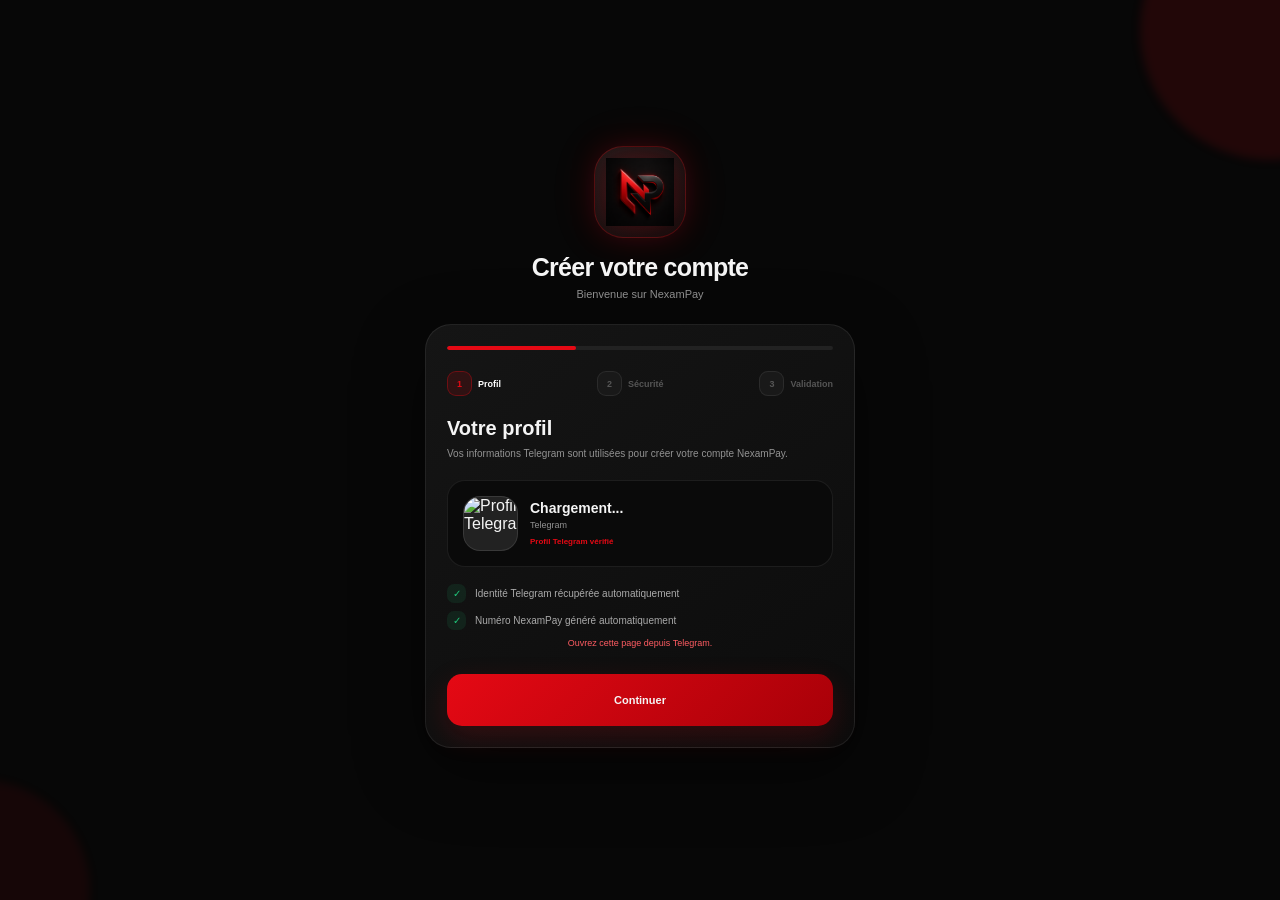
<file: create-account.html>
<!DOCTYPE html>
<html lang="fr">
<head>
<meta charset="UTF-8">
<meta name="viewport" content="width=device-width,initial-scale=1,maximum-scale=1,user-scalable=no">
<meta name="theme-color" content="#050505">
<title>Créer votre compte — NexamPay</title>
<script src="https://telegram.org/js/telegram-web-app.js"></script>
<style>
*{box-sizing:border-box;margin:0;padding:0;-webkit-tap-highlight-color:transparent}
:root{--red:#e50914;--red2:#ff3038;--dark:#050505;--bg:#080808;--card:#111;--text:#f5f5f5;--muted:#929292;--border:rgba(255,255,255,.08)}
html,body{min-height:100%;background:var(--dark);color:var(--text);font-family:-apple-system,BlinkMacSystemFont,"Segoe UI",Roboto,Arial,sans-serif}
body{overflow-x:hidden}
button,input{font:inherit}
button{border:0;outline:0;color:inherit}
.page{min-height:100vh;padding:24px 18px 30px;display:flex;align-items:center;justify-content:center;position:relative;overflow:hidden}
.bg-orb{position:absolute;border-radius:50%;filter:blur(5px);pointer-events:none}
.orb1{width:260px;height:260px;right:-120px;top:-100px;background:rgba(229,9,20,.12);animation:orb 6s ease-in-out infinite}
.orb2{width:220px;height:220px;left:-130px;bottom:-100px;background:rgba(229,9,20,.07);animation:orb 8s ease-in-out infinite reverse}
@keyframes orb{50%{transform:translate(18px,14px) scale(1.08)}}
.shell{width:100%;max-width:430px;position:relative;z-index:2}
.brand{text-align:center;margin-bottom:24px;animation:rise .7s ease both}
.logo-wrap{width:92px;height:92px;margin:auto;border-radius:29px;display:grid;place-items:center;background:linear-gradient(145deg,#191919,#0b0b0b);border:1px solid rgba(229,9,20,.28);box-shadow:0 0 45px rgba(229,9,20,.13);animation:logo 2.6s ease-in-out infinite}
.logo-wrap img{width:68px;height:68px;object-fit:contain;filter:drop-shadow(0 0 16px rgba(229,9,20,.3))}
@keyframes logo{50%{transform:translateY(-5px) scale(1.025);box-shadow:0 0 60px rgba(229,9,20,.2)}}
.brand h1{font-size:25px;margin-top:15px;font-weight:850;letter-spacing:-.7px}
.brand p{margin-top:6px;color:var(--muted);font-size:11px}
.card{padding:21px;border-radius:26px;background:linear-gradient(145deg,#151515,#0c0c0c);border:1px solid var(--border);box-shadow:0 22px 70px rgba(0,0,0,.42);animation:rise .75s .08s ease both}
@keyframes rise{from{opacity:0;transform:translateY(22px) scale(.98)}to{opacity:1;transform:none}}
.progress{height:4px;background:#222;border-radius:10px;overflow:hidden;margin-bottom:21px}
.progress-bar{height:100%;width:33.33%;background:linear-gradient(90deg,var(--red),var(--red2));border-radius:10px;transition:.45s ease}
.steps{display:flex;justify-content:space-between;margin-bottom:21px}
.step{display:flex;align-items:center;gap:6px;color:#555;font-size:9px;font-weight:700}
.step.active{color:#fff}.dot{width:25px;height:25px;border-radius:9px;background:#191919;border:1px solid var(--border);display:grid;place-items:center}.step.active .dot{background:rgba(229,9,20,.13);border-color:rgba(229,9,20,.35);color:var(--red2)}
.panel{display:none;animation:panel .35s ease}.panel.active{display:block}
@keyframes panel{from{opacity:0;transform:translateX(10px)}to{opacity:1;transform:none}}
.panel-title{font-size:20px;font-weight:820}.panel-text{margin-top:6px;color:var(--muted);font-size:10px;line-height:1.55}
.profile{margin-top:18px;padding:15px;border-radius:18px;background:#0a0a0a;border:1px solid var(--border);display:flex;align-items:center;gap:12px}
.photo{width:55px;height:55px;min-width:55px;border-radius:17px;object-fit:cover;background:#222;border:1px solid rgba(255,255,255,.1)}
.name{font-size:14px;font-weight:750}.tg{margin-top:4px;color:var(--muted);font-size:9px}.verified{margin-top:7px;color:var(--red2);font-size:8px;font-weight:700}
.field{margin-top:15px}.label{display:block;margin-bottom:7px;color:#aaa;font-size:9px;font-weight:700}.input-wrap{position:relative}.input{width:100%;height:53px;padding:0 15px;border-radius:15px;border:1px solid var(--border);background:#0b0b0b;color:#fff;outline:0;font-size:16px;letter-spacing:3px;text-align:center}.input:focus{border-color:rgba(229,9,20,.55);box-shadow:0 0 0 3px rgba(229,9,20,.07)}
.pin-dots{display:flex;justify-content:center;gap:11px;margin:16px 0}.pin-dot{width:11px;height:11px;border-radius:50%;background:#2a2a2a;border:1px solid #3b3b3b;transition:.2s}.pin-dot.on{background:var(--red);border-color:var(--red);box-shadow:0 0 12px rgba(229,9,20,.35)}
.hint{margin-top:8px;color:#666;text-align:center;font-size:9px;line-height:1.5}
.nxp-card{margin-top:18px;padding:18px;border-radius:19px;background:radial-gradient(circle at 100% 0%,rgba(229,9,20,.2),transparent 50%),#0a0a0a;border:1px solid rgba(229,9,20,.2);text-align:center}
.nxp-label{font-size:8px;color:#777;text-transform:uppercase;letter-spacing:1px}.nxp-number{margin-top:8px;font-size:24px;font-weight:850;letter-spacing:1.5px}.nxp-wait{margin-top:7px;color:#777;font-size:9px}
.checklist{margin-top:17px;display:grid;gap:8px}.check{display:flex;gap:9px;align-items:center;color:#aaa;font-size:10px}.check i{width:19px;height:19px;border-radius:7px;display:grid;place-items:center;background:rgba(32,199,122,.1);color:#20c77a;font-style:normal}
.actions{display:flex;gap:9px;margin-top:20px}.btn{height:52px;border-radius:15px;padding:0 16px;font-size:11px;font-weight:750}.btn.secondary{flex:0 0 105px;background:#1a1a1a;border:1px solid var(--border);color:#aaa}.btn.primary{flex:1;background:linear-gradient(135deg,var(--red2),#a80008);box-shadow:0 10px 28px rgba(229,9,20,.18)}.btn:disabled{opacity:.35}
.success{text-align:center;padding:8px 0 4px}.success-icon{width:82px;height:82px;margin:10px auto 19px;border-radius:28px;display:grid;place-items:center;background:rgba(32,199,122,.08);border:1px solid rgba(32,199,122,.2);color:#20c77a;animation:success .6s ease}.success-icon svg{width:38px;height:38px}@keyframes success{from{transform:scale(.5);opacity:0}to{transform:none;opacity:1}}
.error{min-height:16px;margin-top:8px;color:#ff5c62;font-size:9px;text-align:center}.loading{display:none;position:absolute;inset:0;background:rgba(5,5,5,.78);backdrop-filter:blur(5px);z-index:20;border-radius:26px;align-items:center;justify-content:center;flex-direction:column;gap:12px}.loading.show{display:flex}.spinner{width:34px;height:34px;border:3px solid #292929;border-top-color:var(--red);border-radius:50%;animation:spin .75s linear infinite}@keyframes spin{to{transform:rotate(360deg)}}.loading span{font-size:10px;color:#aaa}

.country-button{
    width:100%;min-height:58px;padding:9px 12px;border-radius:15px;
    border:1px solid var(--border);background:#0b0b0b;color:#fff;
    display:flex;align-items:center;justify-content:space-between;text-align:left;
}
.country-left{display:flex;align-items:center;gap:11px;min-width:0}
.country-flag{
    width:38px;height:38px;border-radius:11px;background:#191919;
    display:grid;place-items:center;font-size:19px;overflow:hidden
}
.country-left strong{display:block;font-size:11px}
.country-left small{display:block;margin-top:3px;color:#777;font-size:8px}
.country-chevron{font-size:24px;color:#666}
.phone-input{letter-spacing:1px;text-align:left;font-size:14px}
.country-modal{
    position:fixed;inset:0;z-index:50;display:none;align-items:flex-end;
    background:rgba(0,0,0,.75);backdrop-filter:blur(9px)
}
.country-modal.active{display:flex}
.country-sheet{
    width:100%;max-width:430px;margin:auto auto 0;padding:10px 16px calc(18px + env(safe-area-inset-bottom));
    border-radius:25px 25px 0 0;background:#111;border-top:1px solid var(--border);
    max-height:78vh;animation:countryUp .25s ease
}
@keyframes countryUp{from{transform:translateY(100%)}to{transform:none}}
.country-handle{width:40px;height:4px;border-radius:9px;background:#333;margin:2px auto 16px}
.country-head{display:flex;align-items:center;justify-content:space-between}
.country-head small{color:var(--red2);font-size:8px;font-weight:850;letter-spacing:1px}
.country-head h2{font-size:18px;margin-top:3px}
.country-close{
    width:38px;height:38px;border-radius:12px;background:#1b1b1b;
    border:1px solid var(--border);font-size:23px;color:#aaa
}
.country-search{
    width:100%;height:47px;margin-top:14px;border-radius:13px;
    border:1px solid var(--border);background:#090909;color:#fff;
    outline:0;padding:0 13px;font-size:11px
}
.country-list{margin-top:10px;display:grid;gap:7px;overflow:auto;max-height:50vh}
.country-item{
    width:100%;min-height:58px;padding:9px 11px;border-radius:14px;
    background:#181818;border:1px solid var(--border);display:flex;
    align-items:center;gap:10px;text-align:left;color:#fff
}
.country-item:active{background:#202020}
.country-item img{
    width:38px;height:38px;border-radius:11px;object-fit:cover;background:#222
}
.country-item .country-meta{min-width:0;flex:1}
.country-item strong{display:block;font-size:11px}
.country-item small{display:block;margin-top:3px;color:#777;font-size:8px}
.country-item .arrow{color:#555;font-size:18px}
.country-empty{padding:25px;text-align:center;color:#777;font-size:10px}


.network-button{width:100%;min-height:58px;padding:9px 12px;border-radius:15px;border:1px solid var(--border);background:#0b0b0b;color:#fff;display:flex;align-items:center;justify-content:space-between;text-align:left}
.network-left{display:flex;align-items:center;gap:11px;min-width:0}
.network-logo{width:38px;height:38px;border-radius:11px;background:#191919;display:grid;place-items:center;font-size:15px;font-weight:800;overflow:hidden}
.network-logo img{width:100%;height:100%;object-fit:cover}
.network-left strong{display:block;font-size:11px}
.network-left small{display:block;margin-top:3px;color:#777;font-size:8px}
.network-chevron{font-size:24px;color:#666}
.network-modal{position:fixed;inset:0;z-index:55;display:none;align-items:flex-end;background:rgba(0,0,0,.75);backdrop-filter:blur(9px)}
.network-modal.active{display:flex}
.network-sheet{width:100%;max-width:430px;margin:auto auto 0;padding:10px 16px calc(18px + env(safe-area-inset-bottom));border-radius:25px 25px 0 0;background:#111;border-top:1px solid var(--border);max-height:78vh;animation:countryUp .25s ease}
.network-head{display:flex;align-items:center;justify-content:space-between}
.network-head small{color:var(--red2);font-size:8px;font-weight:850;letter-spacing:1px}
.network-head h2{font-size:18px;margin-top:3px}
.network-close{width:38px;height:38px;border-radius:12px;background:#1b1b1b;border:1px solid var(--border);font-size:23px;color:#aaa}
.network-list{margin-top:14px;display:grid;gap:7px;overflow:auto;max-height:55vh}
.network-item{width:100%;min-height:62px;padding:9px 11px;border-radius:14px;background:#181818;border:1px solid var(--border);display:flex;align-items:center;gap:10px;text-align:left;color:#fff}
.network-item:active{background:#202020}
.network-item .network-meta{min-width:0;flex:1}
.network-item strong{display:block;font-size:11px}
.network-item small{display:block;margin-top:3px;color:#777;font-size:8px}
.network-item .arrow{color:#555;font-size:18px}

</style>
    <script src="nexampay-core.js"></script>
</head>
<body>
<div class="page">
<div class="bg-orb orb1"></div><div class="bg-orb orb2"></div>
<div class="shell">
<div class="brand">
<div class="logo-wrap"><img src="logo.png" alt="NexamPay"></div>
<h1>Créer votre compte</h1>
<p>Bienvenue sur NexamPay</p>
</div>

<div class="card" id="card">
<div class="progress"><div class="progress-bar" id="progressBar"></div></div>
<div class="steps">
<div class="step active" id="step1"><span class="dot">1</span><span>Profil</span></div>
<div class="step" id="step2"><span class="dot">2</span><span>Sécurité</span></div>
<div class="step" id="step3"><span class="dot">3</span><span>Validation</span></div>
</div>

<section class="panel active" id="panel1">
<div class="panel-title">Votre profil</div>
<div class="panel-text">Vos informations Telegram sont utilisées pour créer votre compte NexamPay.</div>
<div class="profile">
<img id="photo" class="photo" alt="Profil Telegram">
<div><div id="name" class="name">Chargement...</div><div id="telegram" class="tg">Telegram</div><div class="verified">Profil Telegram vérifié</div></div>
</div>
<div class="checklist">
<div class="check"><i>✓</i><span>Identité Telegram récupérée automatiquement</span></div>
<div class="check"><i>✓</i><span>Numéro NexamPay généré automatiquement</span></div>
</div>
<div class="error" id="error1"></div>
<div class="actions"><button class="btn primary" id="next1">Continuer</button></div>
</section>

<section class="panel" id="panel2">
<div class="panel-title">Sécurisez votre compte</div>
<div class="panel-text">Créez votre PIN. Il sera demandé uniquement lors de la création du compte selon le fonctionnement NexamPay.</div>

<div class="field">
<label class="label">Pays</label>
<button type="button" id="countryButton" class="country-button">
    <span class="country-left">
        <span id="countryFlag" class="country-flag">—</span>
        <span>
            <strong id="countryName">Sélectionner votre pays</strong>
            <small id="countryCurrency">Devise disponible selon le pays</small>
        </span>
    </span>
    <span class="country-chevron">›</span>
</button>
</div>

<div class="field">
<label class="label">Réseau Mobile Money</label>
<button type="button" id="networkButton" class="network-button" disabled>
    <span class="network-left">
        <span id="networkLogo" class="network-logo">—</span>
        <span>
            <strong id="networkName">Sélectionnez d'abord votre pays</strong>
            <small id="networkCurrency">Réseau requis pour le compte</small>
        </span>
    </span>
    <span class="network-chevron">›</span>
</button>
</div>

<div class="field">
<label class="label">PIN à 4 chiffres</label>
<input id="pin" class="input" type="password" inputmode="numeric" maxlength="4" autocomplete="new-password">
<div class="pin-dots" id="dots1"><span class="pin-dot"></span><span class="pin-dot"></span><span class="pin-dot"></span><span class="pin-dot"></span></div>
</div>
<div class="field">
<label class="label">Confirmer le PIN</label>
<input id="pinConfirm" class="input" type="password" inputmode="numeric" maxlength="4" autocomplete="new-password">
<div class="pin-dots" id="dots2"><span class="pin-dot"></span><span class="pin-dot"></span><span class="pin-dot"></span><span class="pin-dot"></span></div>
</div>
<div class="hint">Ne partagez jamais votre PIN.</div>
<div class="error" id="error2"></div>
<div class="actions"><button class="btn secondary" id="back2">Retour</button><button class="btn primary" id="next2">Continuer</button></div>
</section>

<section class="panel" id="panel3">
<div class="panel-title">Votre compte est prêt</div>
<div class="panel-text">Votre identifiant NexamPay sera attribué automatiquement par le serveur.</div>
<div class="nxp-card"><div class="nxp-label">NexamPay Number</div><div class="nxp-number" id="nxpNumber">Génération...</div><div class="nxp-wait">Identifiant unique</div></div>
<div class="checklist">
<div class="check"><i>✓</i><span>Profil Telegram associé</span></div>
<div class="check"><i>✓</i><span>PIN sécurisé</span></div>
<div class="check"><i>✓</i><span>Compte prêt pour la Mini App</span></div>
</div>
<div class="error" id="error3"></div>
<div class="actions"><button class="btn secondary" id="back3">Retour</button><button class="btn primary" id="create">Créer mon compte</button></div>
</section>


<div class="country-modal" id="countryModal" aria-hidden="true">
  <div class="country-sheet">
    <div class="country-handle"></div>
    <div class="country-head">
      <div>
        <small>PAYS DISPONIBLES</small>
        <h2>Sélectionner un pays</h2>
      </div>
      <button type="button" id="closeCountry" class="country-close">×</button>
    </div>
    <input id="countrySearch" class="country-search" type="search"
           placeholder="Rechercher un pays" autocomplete="off">
    <div id="countryList" class="country-list">
      <div class="country-empty">Chargement des pays…</div>
    </div>
  </div>
</div>

<div class="network-modal" id="networkModal" aria-hidden="true">
  <div class="network-sheet">
    <div class="country-handle"></div>
    <div class="network-head">
      <div>
        <small>RÉSEAUX DISPONIBLES</small>
        <h2 id="networkModalTitle">Choisir un réseau</h2>
      </div>
      <button type="button" id="closeNetwork" class="network-close">×</button>
    </div>
    <div id="networkList" class="network-list">
      <div class="country-empty">Sélectionnez d'abord un pays.</div>
    </div>
  </div>
</div>

<section class="panel" id="successPanel">
<div class="success">
<div class="success-icon"><svg viewBox="0 0 24 24" fill="none" stroke="currentColor" stroke-width="2.2" stroke-linecap="round" stroke-linejoin="round"><path d="M5 12l4 4L19 6"/></svg></div>
<div class="panel-title">Compte créé</div>
<div class="panel-text">Votre compte NexamPay a été créé avec succès.</div>
<div class="nxp-card"><div class="nxp-label">Votre NexamPay Number</div><div class="nxp-number" id="successNxp">—</div></div>
<div class="nxp-card"><div class="nxp-label">Solde disponible</div><div class="nxp-number" id="successBalance">0</div><div class="nxp-wait" id="successCurrency">—</div></div>
<div class="actions"><button class="btn primary" id="openApp">Ouvrir NexamPay</button></div>
</div>
</section>

<div class="loading" id="loading"><div class="spinner"></div><span>Création de votre compte...</span></div>
</div>
</div>
</div>

<script>
"use strict";

const tg = window.Telegram?.WebApp || null;

if (tg) {
    tg.ready();
    tg.expand();

    try {
        tg.setHeaderColor("#050505");
        tg.setBackgroundColor("#050505");
        tg.disableVerticalSwipes?.();
    } catch (_) {}
}

const API = {
    login: "/api/v1/auth/telegram",
    register: "/api/v1/auth/telegram/create-account",
    countries: "/api/v1/countries",
    networks: countryId => `/api/v1/mobile-money/networks/${encodeURIComponent(countryId)}`,
    wallet: "/api/v1/wallet"
};

const state = {
    step: 1,
    user: null,
    country: null,
    network: null,
    countries: [],
    networks: [],
    nexampayId: null,
    currency: null,
    balance: 0
};

function getInitData() {
    const value = tg?.initData || "";
    if (!value) {
        throw new Error(
            "Ouvrez NexamPay depuis Telegram."
        );
    }
    return value;
}

function headers() {
    const initData = tg?.initData || "";

    return {
        "Content-Type": "application/json",
        "Accept": "application/json",
        "Authorization": `Telegram ${initData}`,
        "X-Telegram-Init-Data": initData
    };
}

async function api(path, options = {}) {
    const response = await fetch(path, {
        ...options,
        headers: {
            ...headers(),
            ...(options.headers || {})
        }
    });

    const data =
        await response.json().catch(() => ({}));

    if (!response.ok) {
        throw new Error(
            data.message ||
            data.error ||
            data.detail ||
            `Erreur serveur (${response.status}).`
        );
    }

    return data;
}

function showError(id, message) {
    const el = document.getElementById(id);
    if (el) el.textContent = message || "";
}

function setStep(step) {
    state.step = step;

    document
        .querySelectorAll(".panel")
        .forEach(panel =>
            panel.classList.remove("active")
        );

    const panel =
        document.getElementById(`panel${step}`);

    if (panel) {
        panel.classList.add("active");
    }

    ["step1", "step2", "step3"]
        .forEach((id, index) => {
            const item =
                document.getElementById(id);

            if (item) {
                item.classList.toggle(
                    "active",
                    index < step
                );
            }
        });

    const progress =
        document.getElementById("progressBar");

    if (progress) {
        progress.style.width =
            step === 1
                ? "33.33%"
                : step === 2
                    ? "66.66%"
                    : "100%";
    }

    window.scrollTo({
        top: 0,
        behavior: "smooth"
    });
}

function cleanDigits(input) {
    input.value =
        input.value
            .replace(/\D/g, "")
            .slice(0, 4);
}

function updateDots(inputId, dotsId) {
    const length =
        document.getElementById(inputId)
            ?.value.length || 0;

    document
        .querySelectorAll(`#${dotsId} .pin-dot`)
        .forEach((dot, index) => {
            dot.classList.toggle(
                "on",
                index < length
            );
        });
}

function loadTelegramProfile() {
    const user =
        tg?.initDataUnsafe?.user;

    if (!user) {
        showError(
            "error1",
            "Ouvrez cette page depuis Telegram."
        );
        return false;
    }

    state.user = user;

    document.getElementById("name").textContent =
        [
            user.first_name,
            user.last_name
        ]
            .filter(Boolean)
            .join(" ") ||
        "Utilisateur Telegram";

    document.getElementById("telegram").textContent =
        user.username
            ? `@${user.username}`
            : `Telegram · ${user.id}`;

    const photo =
        document.getElementById("photo");

    if (user.photo_url) {
        photo.src = user.photo_url;
        photo.onerror = () => {
            photo.onerror = null;
            photo.style.display = "none";
        };
    } else {
        photo.style.display = "none";
    }

    return true;
}

function countryLogo(country) {
    return (
        country.logo ||
        country.flag_url ||
        country.image ||
        ""
    );
}

function countryName(country) {
    return (
        country.name ||
        country.label ||
        country.country_name ||
        "Pays"
    );
}

function countryCode(country) {
    return (
        country.dial_code ||
        country.phone_code ||
        country.code_phone ||
        ""
    );
}

function countryCurrency(country) {
    return (
        country.currency_code ||
        country.currency ||
        "FCFA"
    );
}

function renderCountries(list) {
    const container =
        document.getElementById("countryList");

    if (!list.length) {
        container.innerHTML =
            `<div class="country-empty">
                Aucun pays disponible pour le moment.
            </div>`;
        return;
    }

    container.innerHTML = "";

    list.forEach(country => {
        const button =
            document.createElement("button");

        button.type = "button";
        button.className = "country-item";

        const logo =
            countryLogo(country);

        const image = logo
            ? `<img src="${escapeHTML(logo)}" alt="" onerror="this.onerror=null;this.style.display='none';">`
            : `<div class="country-flag">•</div>`;

        button.innerHTML = `
            ${image}
            <span class="country-meta">
                <strong>${escapeHTML(countryName(country))}</strong>
                <small>
                    ${escapeHTML(countryCode(country))}
                    · ${escapeHTML(countryCurrency(country))}
                </small>
            </span>
            <span class="arrow">›</span>
        `;

        button.addEventListener(
            "click",
            () => selectCountry(country)
        );

        container.appendChild(button);
    });
}

async function selectCountry(country) {
    state.country = country;
    state.currency =
        countryCurrency(country);

    const name =
        countryName(country);

    const flag =
        countryLogo(country);

    const flagBox =
        document.getElementById("countryFlag");

    if (flag) {
        flagBox.innerHTML =
            `<img src="${escapeHTML(flag)}"
                  alt=""
                  style="width:100%;height:100%;object-fit:cover;border-radius:11px"
                  onerror="this.onerror=null;this.parentElement.textContent='•';">`;
    } else {
        flagBox.textContent = "•";
    }

    document.getElementById(
        "countryName"
    ).textContent = name;

    document.getElementById(
        "countryCurrency"
    ).textContent =
        `${countryCurrency(country)}${
            countryCode(country)
                ? ` · ${countryCode(country)}`
                : ""
        }`;

    closeCountry();
}


function networkName(network) {
    return network?.name || network?.label || "Réseau Mobile Money";
}

function networkCode(network) {
    return network?.code || "";
}

function networkCurrency(network) {
    return network?.currency_code || state.currency || "—";
}

function networkLogo(network) {
    return network?.logo_url || network?.logo || network?.image || "";
}

function renderNetworks(list) {
    const container = document.getElementById("networkList");

    if (!list.length) {
        container.innerHTML = `<div class="country-empty">Aucun réseau Mobile Money n'est disponible pour ce pays.</div>`;
        return;
    }

    container.innerHTML = "";

    list.forEach(network => {
        const button = document.createElement("button");
        button.type = "button";
        button.className = "network-item";

        const logo = networkLogo(network);
        const initial = escapeHTML((networkName(network) || "M").charAt(0).toUpperCase());
        const image = logo
            ? `<img src="${escapeHTML(logo)}" alt="" onerror="this.onerror=null;this.parentElement.textContent='${initial}';">`
            : initial;

        button.innerHTML = `
            <span class="network-logo">${image}</span>
            <span class="network-meta">
                <strong>${escapeHTML(networkName(network))}</strong>
                <small>${escapeHTML(networkCurrency(network))}${networkCode(network) ? ` · ${escapeHTML(networkCode(network))}` : ""}</small>
            </span>
            <span class="arrow">›</span>
        `;

        button.addEventListener("click", () => selectNetwork(network));
        container.appendChild(button);
    });
}

function selectNetwork(network) {
    state.network = network;
    state.currency = networkCurrency(network);

    const name = networkName(network);
    const logo = networkLogo(network);
    const logoBox = document.getElementById("networkLogo");
    const initial = escapeHTML((name || "M").charAt(0).toUpperCase());

    if (logo) {
        logoBox.innerHTML = `<img src="${escapeHTML(logo)}" alt="" onerror="this.onerror=null;this.parentElement.textContent='${initial}';">`;
    } else {
        logoBox.textContent = (name || "M").charAt(0).toUpperCase();
    }

    document.getElementById("networkName").textContent = name;
    document.getElementById("networkCurrency").textContent =
        `${networkCurrency(network)}${networkCode(network) ? ` · ${networkCode(network)}` : ""}`;

    closeNetwork();
    showError("error2", "");
}

async function loadNetworks(countryId) {
    state.network = null;
    state.networks = [];

    const button = document.getElementById("networkButton");
    const name = document.getElementById("networkName");
    const currency = document.getElementById("networkCurrency");
    const list = document.getElementById("networkList");

    button.disabled = true;
    name.textContent = "Chargement des réseaux…";
    currency.textContent = "Veuillez patienter";
    list.innerHTML = `<div class="country-empty">Chargement des réseaux…</div>`;

    try {
        const data = await api(API.networks(countryId));
        state.networks = Array.isArray(data) ? data : data.items || [];
        renderNetworks(state.networks);

        if (!state.networks.length) {
            name.textContent = "Aucun réseau disponible";
            currency.textContent = "Choisissez un autre pays";
            return [];
        }

        button.disabled = false;
        name.textContent = "Sélectionner votre réseau";
        currency.textContent = `${state.networks.length} réseau${state.networks.length > 1 ? "x" : ""} disponible${state.networks.length > 1 ? "s" : ""}`;
        return state.networks;
    } catch (error) {
        state.networks = [];
        name.textContent = "Réseau indisponible";
        currency.textContent = "Impossible de charger les réseaux";
        list.innerHTML = `<div class="country-empty">${escapeHTML(error.message || "Impossible de charger les réseaux.")}</div>`;
        throw error;
    }
}

function openNetwork() {
    if (!state.country) {
        showError("error2", "Sélectionnez d'abord votre pays.");
        openCountry();
        return;
    }

    if (!state.networks.length) {
        showError("error2", "Aucun réseau Mobile Money n'est disponible pour ce pays.");
        return;
    }

    document.getElementById("networkModalTitle").textContent =
        `Réseau — ${countryName(state.country)}`;
    renderNetworks(state.networks);

    const modal = document.getElementById("networkModal");
    modal.classList.add("active");
    modal.setAttribute("aria-hidden", "false");
}

function closeNetwork() {
    const modal = document.getElementById("networkModal");
    modal.classList.remove("active");
    modal.setAttribute("aria-hidden", "true");
}

async function loadCountries() {
    const container =
        document.getElementById("countryList");

    container.innerHTML =
        `<div class="country-empty">
            Chargement des pays…
        </div>`;

    try {
        const response =
            await fetch(API.countries, {
                headers: headers()
            });

        const data =
            await response.json().catch(
                () => ({})
            );

        if (!response.ok) {
            throw new Error(
                data.message ||
                data.error ||
                "Impossible de charger les pays."
            );
        }

        state.countries =
            Array.isArray(data)
                ? data
                : data.items || [];

        renderCountries(
            state.countries
        );
    } catch (error) {
        state.countries = [];

        container.innerHTML =
            `<div class="country-empty">
                Impossible de charger les pays.
            </div>`;

        showError(
            "error2",
            error.message ||
            "Impossible de charger les pays."
        );
    }
}

function openCountry() {
    const modal =
        document.getElementById(
            "countryModal"
        );

    modal.classList.add("active");
    modal.setAttribute(
        "aria-hidden",
        "false"
    );

    document.getElementById(
        "countrySearch"
    ).focus();
}

function closeCountry() {
    const modal =
        document.getElementById(
            "countryModal"
        );

    modal.classList.remove("active");
    modal.setAttribute(
        "aria-hidden",
        "true"
    );
}

function filterCountries() {
    const query =
        document.getElementById(
            "countrySearch"
        ).value
            .trim()
            .toLowerCase();

    const filtered =
        state.countries.filter(country => {
            const text = [
                countryName(country),
                countryCode(country),
                countryCurrency(country)
            ]
                .join(" ")
                .toLowerCase();

            return text.includes(query);
        });

    renderCountries(filtered);
}

function escapeHTML(value) {
    return String(value ?? "")
        .replace(/&/g, "&amp;")
        .replace(/</g, "&lt;")
        .replace(/>/g, "&gt;")
        .replace(/"/g, "&quot;")
        .replace(/'/g, "&#039;");
}

async function checkExistingAccount() {
    try {
        const result =
            await api(API.login, {
                method: "POST",
                body: JSON.stringify({
                    init_data:
                        getInitData()
                })
            });

        if (
            result.is_new_user === false &&
            result.session_token
        ) {
            localStorage.setItem(
                "nexampay_session_token",
                result.session_token
            );

            window.location.replace(
                "index.html"
            );
        }
    } catch (error) {
        // Une erreur ici ne bloque pas l'inscription :
        // l'utilisateur peut continuer si Telegram est valide.
        console.warn(
            "Vérification compte :",
            error.message
        );
    }
}


async function loadCreatedWallet(sessionToken) {
    if (!sessionToken) {
        throw new Error("Session NexamPay introuvable après la création.");
    }

    const response = await fetch(API.wallet, {
        method: "GET",
        headers: {
            "Accept": "application/json",
            "Authorization": `Bearer ${sessionToken}`,
            "X-Telegram-Init-Data": tg?.initData || ""
        }
    });

    const data = await response.json().catch(() => ({}));

    if (!response.ok) {
        throw new Error(
            data.message ||
            data.error ||
            data.detail ||
            `Impossible de récupérer le wallet (${response.status}).`
        );
    }

    const wallet = data.wallet || data;
    const balance = Number(wallet.balance ?? data.balance ?? 0);

    state.balance = Number.isFinite(balance) ? balance : 0;
    state.currency =
        wallet.currency_code ||
        data.currency_code ||
        state.currency ||
        "FCFA";

    return wallet;
}

async function createAccount() {
    showError("error3", "");

    if (!state.user) {
        showError(
            "error3",
            "Profil Telegram indisponible."
        );
        return;
    }

    if (!state.country) {
        showError(
            "error3",
            "Sélectionnez votre pays."
        );
        setStep(2);
        return;
    }

    if (!state.network) {
        showError(
            "error3",
            "Sélectionnez votre réseau Mobile Money."
        );
        setStep(2);
        return;
    }

    const pin =
        document.getElementById(
            "pin"
        ).value;

    const confirm =
        document.getElementById(
            "pinConfirm"
        ).value;

    if (!/^\d{4}$/.test(pin)) {
        showError(
            "error3",
            "Le PIN doit contenir exactement 4 chiffres."
        );
        return;
    }

    if (pin !== confirm) {
        showError(
            "error3",
            "Les deux PIN ne correspondent pas."
        );
        return;
    }

    const phone =
        document.getElementById(
            "phone"
        ).value.trim();

    const button =
        document.getElementById(
            "create"
        );

    button.disabled = true;

    document.getElementById(
        "loading"
    ).classList.add("show");

    try {
        const result =
            await api(API.register, {
                method: "POST",
                body: JSON.stringify({
                    init_data: getInitData(),
                    country_id: state.country.id,
                    network_id: state.network.id,
                    pin
                })
            });

        state.nexampayId =
            result.nexampay_id ||
            result.user?.nexampay_id ||
            "—";

        state.currency =
            result.currency_code ||
            state.currency ||
            "FCFA";

        if (result.session_token) {
            localStorage.setItem(
                "nexampay_session_token",
                result.session_token
            );
        } else {
            throw new Error("Le serveur n'a pas retourné de session sécurisée.");
        }

        await loadCreatedWallet(result.session_token);

        sessionStorage.removeItem("nexampay_pending_init_data");

        sessionStorage.setItem(
            "nexampay_created_id",
            state.nexampayId
        );

        sessionStorage.setItem(
            "nexampay_currency",
            state.currency
        );

        document.getElementById(
            "successNxp"
        ).textContent =
            state.nexampayId;

        document.getElementById(
            "successBalance"
        ).textContent =
            Number(state.balance || 0).toLocaleString("fr-FR", {
                minimumFractionDigits: 0,
                maximumFractionDigits: 2
            });

        document.getElementById(
            "successCurrency"
        ).textContent =
            state.currency || "FCFA";

        document
            .querySelectorAll(".panel")
            .forEach(panel =>
                panel.classList.remove(
                    "active"
                )
            );

        document.getElementById(
            "successPanel"
        ).classList.add("active");

        document.getElementById(
            "progressBar"
        ).style.width = "100%";

        document
            .querySelectorAll(".step")
            .forEach(step =>
                step.classList.add(
                    "active"
                )
            );

        tg?.HapticFeedback
            ?.notificationOccurred(
                "success"
            );

        tg?.showAlert?.(
            "Votre compte NexamPay a été créé avec succès."
        );
    } catch (error) {
        showError(
            "error3",
            error.message ||
            "Impossible de créer votre compte."
        );
    } finally {
        document.getElementById(
            "loading"
        ).classList.remove("show");

        button.disabled = false;
    }
}

document.getElementById(
    "pin"
).addEventListener(
    "input",
    event => {
        cleanDigits(
            event.target
        );

        updateDots(
            "pin",
            "dots1"
        );
    }
);

document.getElementById(
    "pinConfirm"
).addEventListener(
    "input",
    event => {
        cleanDigits(
            event.target
        );

        updateDots(
            "pinConfirm",
            "dots2"
        );
    }
);

document.getElementById(
    "next1"
).onclick = () => {
    showError("error1", "");

    if (!state.user) {
        loadTelegramProfile();
        return;
    }

    setStep(2);
};

document.getElementById(
    "back2"
).onclick = () => setStep(1);

document.getElementById(
    "next2"
).onclick = () => {
    showError("error2", "");

    if (!state.country) {
        showError(
            "error2",
            "Sélectionnez votre pays."
        );
        openCountry();
        return;
    }

    if (!state.network) {
        showError(
            "error2",
            "Sélectionnez votre réseau Mobile Money."
        );
        if (state.networks.length) {
            openNetwork();
        } else {
            loadNetworks(state.country.id)
                .then(() => {
                    if (state.networks.length) openNetwork();
                })
                .catch(error => {
                    showError(
                        "error2",
                        error.message || "Impossible de charger les réseaux."
                    );
                });
        }
        return;
    }

    const pin =
        document.getElementById(
            "pin"
        ).value;

    const confirm =
        document.getElementById(
            "pinConfirm"
        ).value;

    if (!/^\d{4}$/.test(pin)) {
        showError(
            "error2",
            "Le PIN doit contenir exactement 4 chiffres."
        );
        return;
    }

    if (pin !== confirm) {
        showError(
            "error2",
            "Les deux PIN ne correspondent pas."
        );
        return;
    }

    setStep(3);
};

document.getElementById(
    "back3"
).onclick = () => setStep(2);

document.getElementById(
    "create"
).onclick = createAccount;

document.getElementById(
    "openApp"
).onclick = () => {
    window.location.replace(
        "index.html"
    );
};

document.getElementById(
    "countryButton"
).onclick = openCountry;

document.getElementById(
    "networkButton"
).onclick = openNetwork;

document.getElementById(
    "closeNetwork"
).onclick = closeNetwork;

document.getElementById(
    "closeCountry"
).onclick = closeCountry;

document.getElementById(
    "countrySearch"
).addEventListener(
    "input",
    filterCountries
);

document.getElementById(
    "countryModal"
).addEventListener(
    "click",
    event => {
        if (
            event.target.id ===
            "countryModal"
        ) {
            closeCountry();
        }
    }
);

document.getElementById(
    "networkModal"
).addEventListener(
    "click",
    event => {
        if (
            event.target.id ===
            "networkModal"
        ) {
            closeNetwork();
        }
    }
);

(async function init() {
    if (!loadTelegramProfile()) {
        return;
    }

    try {
        await checkExistingAccount();
    } catch (_) {}

    await loadCountries();
})();
</script>
</body>
</html>
</file>
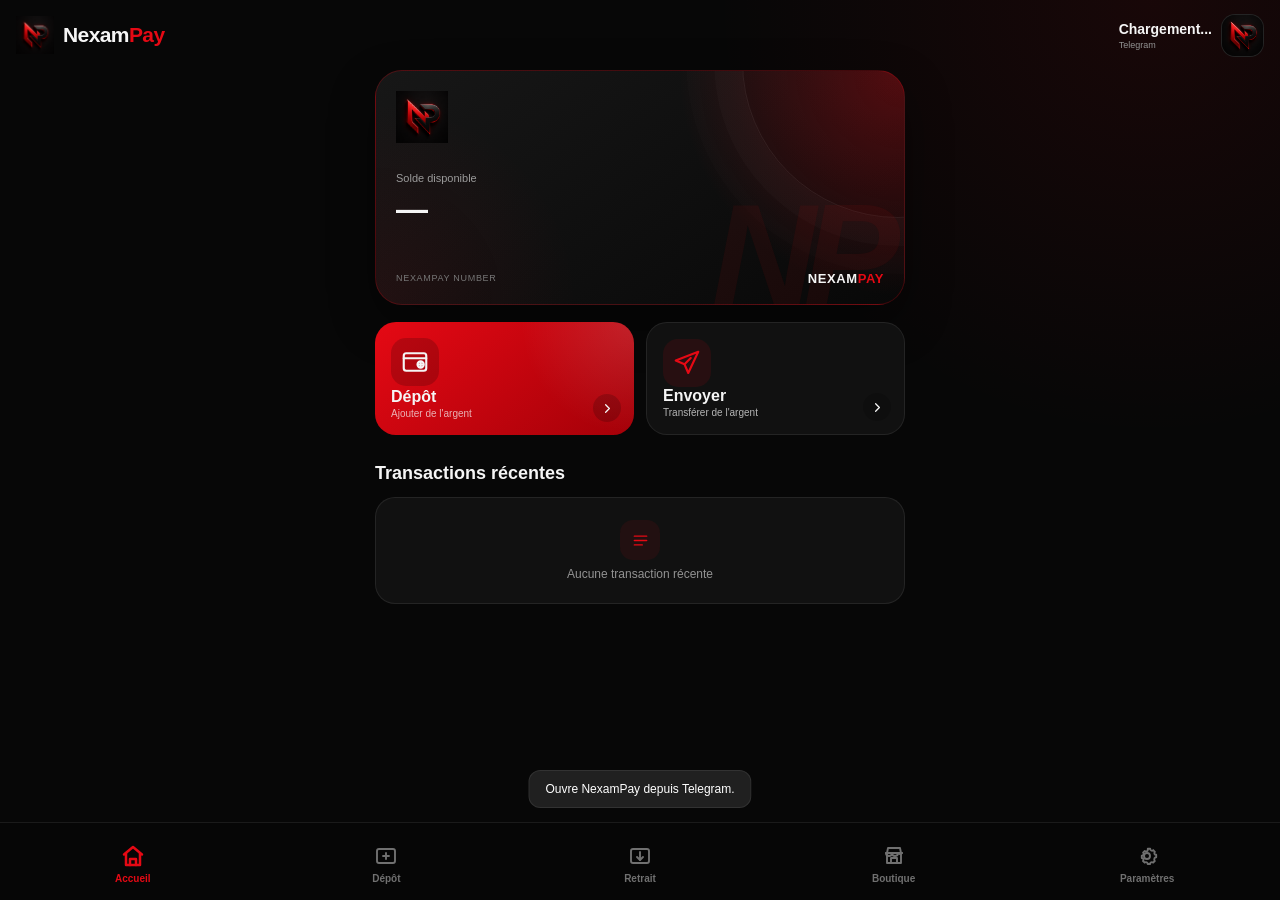
<file: deposit.html>
<!DOCTYPE html>
<html lang="fr">

<head>

    <meta charset="UTF-8">

    <meta
        name="viewport"
        content="width=device-width, initial-scale=1.0, maximum-scale=1.0, user-scalable=no"
    >

    <meta
        name="theme-color"
        content="#050505"
    >

    <title>Dépôt — NexamPay</title>

    <script src="https://telegram.org/js/telegram-web-app.js"></script>
    <script src="config.js"></script>
    <script src="nexampay-core.js"></script>

    <style>

        :root {
            --red: #e50914;
            --red-light: #ff2934;
            --red-dark: #98040b;

            --black: #050505;
            --black-2: #090909;
            --black-3: #101010;
            --black-4: #171717;

            --white: #ffffff;
            --muted: #777777;

            --border:
                rgba(255,255,255,.08);
        }


        * {
            box-sizing: border-box;
            margin: 0;
            padding: 0;

            -webkit-tap-highlight-color:
                transparent;
        }


        html,
        body {

            width: 100%;
            min-height: 100%;

            background:
                var(--black);

            color:
                var(--white);

            font-family:
                Inter,
                -apple-system,
                BlinkMacSystemFont,
                "Segoe UI",
                Roboto,
                Arial,
                sans-serif;
        }


        body {
            overflow-x: hidden;
        }


        button,
        input {
            font: inherit;
        }


        button {
            outline: none;
            border: 0;
        }


        .app {

            width: 100%;
            max-width: 540px;

            min-height: 100vh;

            margin: auto;

            padding:
                18px
                17px
                35px;
        }


        /* =====================================================
           HEADER
        ===================================================== */

        .top {

            display: flex;

            align-items: center;

            justify-content: space-between;

            margin-bottom: 25px;
        }


        .brand {

            display: flex;

            align-items: center;

            gap: 12px;
        }


        .back {

            width: 43px;
            height: 43px;

            display: flex;

            align-items: center;
            justify-content: center;

            border-radius: 14px;

            background:
                linear-gradient(
                    145deg,
                    #1d1d1d,
                    #090909
                );

            border:
                1px solid
                var(--border);

            color:
                white;

            font-size: 24px;

            cursor: pointer;
        }


        .brand-text strong {

            display: block;

            font-size: 15px;
        }


        .brand-text small {

            display: block;

            margin-top: 3px;

            color:
                #666;

            font-size: 8px;
        }


        .brand-logo {

            width: 43px;
            height: 43px;

            display: flex;

            align-items: center;
            justify-content: center;

            border-radius: 14px;

            background:
                linear-gradient(
                    145deg,
                    #1d1d1d,
                    #090909
                );

            border:
                1px solid
                var(--border);

            font-size: 17px;

            font-weight: 950;

            letter-spacing: -4px;

            transform:
                skewX(-7deg);
        }


        .brand-logo span:first-child {
            color: white;
        }


        .brand-logo span:last-child {
            color: var(--red);
        }


        .step-counter {

            color:
                #666;

            font-size: 9px;
        }


        .step-counter strong {

            color:
                var(--red);

            font-size: 14px;
        }


        /* =====================================================
           PROGRESS
        ===================================================== */

        .progress {

            display: grid;

            grid-template-columns:
                repeat(4, 1fr);

            gap: 5px;

            margin-bottom: 30px;
        }


        .progress span {

            height: 3px;

            border-radius: 99px;

            background:
                #1c1c1c;

            transition:
                .35s ease;
        }


        .progress span.active {

            background:
                var(--red);

            box-shadow:
                0 0 13px
                rgba(229,9,20,.30);
        }


        /* =====================================================
           STEPS
        ===================================================== */

        .step {
            display: none;

            animation:
                stepIn
                .42s
                cubic-bezier(.2,.8,.2,1)
                both;
        }


        .step.active {
            display: block;
        }


        .eyebrow {

            display: block;

            margin-bottom: 8px;

            color:
                var(--red);

            font-size: 8px;

            font-weight: 900;

            letter-spacing: 1.8px;
        }


        .title {

            font-size: 29px;

            line-height: 1.05;

            letter-spacing: -1.1px;
        }


        .description {

            margin-top: 12px;

            color:
                var(--muted);

            font-size: 11px;

            line-height: 1.65;
        }


        /* =====================================================
           CARD
        ===================================================== */

        .card {

            position: relative;

            overflow: hidden;

            margin-top: 25px;

            padding: 18px;

            border-radius: 23px;

            background:
                linear-gradient(
                    145deg,
                    #191919,
                    #0b0b0b
                );

            border:
                1px solid
                var(--border);

            box-shadow:
                0 22px 60px
                rgba(0,0,0,.45);
        }


        .card::after {

            content: "";

            position: absolute;

            width: 190px;
            height: 190px;

            right: -90px;
            top: -90px;

            border-radius: 50%;

            background:
                radial-gradient(
                    circle,
                    rgba(229,9,20,.15),
                    transparent 70%
                );

            pointer-events: none;
        }


        .label {

            display: block;

            margin-bottom: 9px;

            color:
                #d3d3d3;

            font-size: 10px;

            font-weight: 700;
        }


        /* =====================================================
           COUNTRY
        ===================================================== */

        .country-button {

            width: 100%;

            min-height: 68px;

            display: flex;

            align-items: center;

            justify-content: space-between;

            padding:
                11px 14px;

            border-radius: 17px;

            background:
                #0d0d0d;

            border:
                1px solid
                rgba(255,255,255,.08);

            color:
                white;

            text-align: left;

            cursor: pointer;
        }


        .country-left {

            display: flex;

            align-items: center;

            gap: 12px;
        }


        .country-flag {

            width: 43px;
            height: 43px;

            display: flex;

            align-items: center;
            justify-content: center;

            border-radius: 13px;

            background:
                #191919;

            font-size: 23px;
        }


        .country-name {

            display: block;

            font-size: 12px;

            font-weight: 750;
        }


        .country-currency {

            display: block;

            margin-top: 4px;

            color:
                #666;

            font-size: 9px;
        }


        .arrow {

            color:
                #777;

            font-size: 20px;
        }


        /* =====================================================
           COUNTRY MODAL
        ===================================================== */

        .modal {

            position: fixed;

            inset: 0;

            z-index: 10000;

            display: none;

            align-items: flex-end;
        }


        .modal.open {
            display: flex;
        }


        .modal-backdrop {

            position: absolute;

            inset: 0;

            background:
                rgba(0,0,0,.83);

            backdrop-filter:
                blur(9px);

            -webkit-backdrop-filter:
                blur(9px);
        }


        .sheet {

            position: relative;

            z-index: 2;

            width: 100%;

            max-width: 540px;

            max-height: 87vh;

            margin: auto auto 0;

            padding:
                20px
                17px
                calc(
                    20px +
                    env(safe-area-inset-bottom)
                );

            border-radius:
                28px
                28px
                0
                0;

            background:
                linear-gradient(
                    145deg,
                    #181818,
                    #070707
                );

            border-top:
                1px solid
                rgba(229,9,20,.20);

            box-shadow:
                0 -25px 80px
                rgba(0,0,0,.8);

            animation:
                sheetIn
                .32s
                cubic-bezier(.2,.8,.2,1)
                both;
        }


        .sheet-head {

            display: flex;

            align-items: center;

            justify-content: space-between;

            margin-bottom: 16px;
        }


        .sheet-head small {

            display: block;

            color:
                var(--red);

            font-size: 8px;

            font-weight: 900;

            letter-spacing: 2px;

            margin-bottom: 5px;
        }


        .sheet-head h2 {
            font-size: 20px;
        }


        .close {

            width: 36px;
            height: 36px;

            border-radius: 12px;

            background:
                #171717;

            color:
                #aaa;

            font-size: 22px;

            cursor: pointer;
        }


        .search {

            width: 100%;

            height: 51px;

            padding:
                0 15px;

            border-radius: 16px;

            outline: none;

            background:
                #0d0d0d;

            border:
                1px solid
                rgba(255,255,255,.07);

            color:
                white;

            font-size: 11px;
        }


        .country-list {

            max-height: 57vh;

            overflow-y: auto;

            margin-top: 12px;

            scrollbar-width: none;
        }


        .country-list::-webkit-scrollbar {
            display: none;
        }


        .country-option {

            width: 100%;

            min-height: 65px;

            display: flex;

            align-items: center;

            gap: 12px;

            padding:
                10px 5px;

            background:
                transparent;

            border-bottom:
                1px solid
                rgba(255,255,255,.055);

            color:
                white;

            text-align: left;

            cursor: pointer;
        }


        .country-option-flag {

            width: 42px;
            height: 42px;

            flex: 0 0 42px;

            display: flex;

            align-items: center;
            justify-content: center;

            border-radius: 13px;

            background:
                #1a1a1a;

            font-size: 23px;
        }


        .country-option-info {

            min-width: 0;

            flex: 1;
        }


        .country-option-name {

            display: block;

            overflow: hidden;

            color:
                #ededed;

            font-size: 11px;

            font-weight: 650;

            white-space: nowrap;

            text-overflow: ellipsis;
        }


        .country-option-currency {

            display: block;

            margin-top: 4px;

            color:
                #656565;

            font-size: 9px;
        }


        .country-option-check {

            width: 20px;
            height: 20px;

            display: flex;

            align-items: center;
            justify-content: center;

            border:
                1px solid
                #555;

            border-radius: 50%;
        }


        .country-option.selected
        .country-option-check {

            border-color:
                var(--red);

            background:
                var(--red);

            box-shadow:
                0 0 12px
                rgba(229,9,20,.28);
        }


        .country-option.selected
        .country-option-check::after {

            content: "";

            width: 6px;
            height: 6px;

            border-radius: 50%;

            background:
                white;
        }


        /* =====================================================
           NETWORK
        ===================================================== */

        .network-grid {

            display: grid;

            grid-template-columns:
                repeat(2, 1fr);

            gap: 10px;

            margin-top: 24px;
        }


        .network {

            position: relative;

            min-height: 105px;

            display: flex;

            flex-direction: column;

            align-items: center;
            justify-content: center;

            gap: 9px;

            border-radius: 19px;

            background:
                #111;

            border:
                1px solid
                rgba(255,255,255,.07);

            color:
                white;

            cursor: pointer;

            transition:
                transform .15s ease,
                border-color .25s ease,
                box-shadow .25s ease;
        }


        .network:active {

            transform:
                scale(.95);
        }


        .network.selected {

            border-color:
                var(--red);

            background:
                linear-gradient(
                    145deg,
                    #1a1011,
                    #0d0d0d
                );

            box-shadow:
                0 0 28px
                rgba(229,9,20,.13);
        }


        .network-logo {

            width: 48px;
            height: 48px;

            display: flex;

            align-items: center;
            justify-content: center;

            overflow: hidden;

            border-radius: 14px;

            background:
                #202020;

            border:
                1px solid
                rgba(255,255,255,.07);
        }


        .network-logo img {

            width: 100%;
            height: 100%;

            object-fit: contain;

            padding: 5px;
        }


        .network-fallback {

            color:
                var(--red);

            font-size: 14px;

            font-weight: 900;
        }


        .network-name {

            max-width: 90%;

            overflow: hidden;

            text-overflow: ellipsis;

            white-space: nowrap;

            font-size: 9px;

            font-weight: 700;
        }


        .network-check {

            position: absolute;

            top: 9px;
            right: 9px;

            width: 18px;
            height: 18px;

            border-radius: 50%;

            border:
                1px solid
                #4d4d4d;
        }


        .network.selected
        .network-check {

            border-color:
                var(--red);

            background:
                var(--red);
        }


        .network.selected
        .network-check::after {

            content: "";

            position: absolute;

            width: 5px;
            height: 5px;

            top: 50%;
            left: 50%;

            border-radius: 50%;

            background:
                white;

            transform:
                translate(-50%,-50%);
        }


        /* =====================================================
           PHONE
        ===================================================== */

        .phone {

            width: 100%;

            height: 56px;

            margin-top: 23px;

            padding:
                0 16px;

            border-radius: 16px;

            background:
                #0d0d0d;

            border:
                1px solid
                rgba(255,255,255,.08);

            outline: none;

            color:
                white;

            font-size: 13px;
        }


        .phone:focus {

            border-color:
                rgba(229,9,20,.50);

            box-shadow:
                0 0 0 3px
                rgba(229,9,20,.06);
        }


        /* =====================================================
           AMOUNT
        ===================================================== */

        .amount-box {

            margin-top: 24px;

            padding: 23px 18px;

            text-align: center;

            border-radius: 22px;

            background:
                linear-gradient(
                    145deg,
                    #171717,
                    #0b0b0b
                );

            border:
                1px solid
                var(--border);
        }


        .amount-label {

            color:
                #707070;

            font-size: 8px;

            font-weight: 750;

            letter-spacing: 1px;
        }


        .amount {

            min-height: 47px;

            margin-top: 9px;

            font-size: 34px;

            font-weight: 850;

            letter-spacing: -1px;
        }


        .amount span {

            color:
                var(--red);

            font-size: 11px;

            font-weight: 750;
        }


        /* =====================================================
           KEYBOARD
        ===================================================== */

        .keyboard {

            display: grid;

            grid-template-columns:
                repeat(3,1fr);

            gap: 8px;

            margin-top: 15px;
        }


        .key {

            height: 55px;

            border-radius: 15px;

            background:
                #151515;

            border:
                1px solid
                rgba(255,255,255,.06);

            color:
                white;

            font-size: 18px;

            font-weight: 650;

            cursor: pointer;

            transition:
                transform .09s ease,
                background .12s ease;
        }


        .key:active {

            transform:
                scale(.92);

            background:
                var(--red);
        }


        .key.zero {
            grid-column: 2;
        }


        .key.delete {

            color:
                #aaa;

            font-size: 15px;
        }


        /* =====================================================
           SUMMARY
        ===================================================== */

        .summary {

            margin-top: 25px;

            padding: 18px;

            border-radius: 21px;

            background:
                #101010;

            border:
                1px solid
                var(--border);
        }


        .summary-row {

            display: flex;

            align-items: center;

            justify-content: space-between;

            gap: 15px;

            padding:
                12px 0;

            border-bottom:
                1px solid
                rgba(255,255,255,.05);
        }


        .summary-row:last-child {
            border-bottom: 0;
        }


        .summary-row span:first-child {

            color:
                #707070;

            font-size: 10px;
        }


        .summary-row span:last-child {

            color:
                white;

            font-size: 10px;

            font-weight: 700;

            text-align: right;
        }


        .summary-total {

            margin-top: 10px;

            padding-top: 17px;

            border-top:
                1px solid
                rgba(255,255,255,.08);

            text-align: center;
        }


        .summary-total small {

            display: block;

            color:
                #707070;

            font-size: 9px;
        }


        .summary-total strong {

            display: block;

            margin-top: 5px;

            font-size: 28px;
        }


        .summary-total strong span {

            color:
                var(--red);

            font-size: 11px;
        }


        /* =====================================================
           WAITING
        ===================================================== */

        .waiting {

            min-height: 70vh;

            display: flex;

            flex-direction: column;

            align-items: center;
            justify-content: center;

            text-align: center;
        }


        .orbit {

            position: relative;

            width: 125px;
            height: 125px;

            display: flex;

            align-items: center;
            justify-content: center;
        }


        .orbit::before,
        .orbit::after {

            content: "";

            position: absolute;

            border-radius: 50%;

            border:
                1px solid
                rgba(229,9,20,.25);
        }


        .orbit::before {

            inset: 5px;

            border-top-color:
                var(--red);

            animation:
                rotate
                1s
                linear
                infinite;
        }


        .orbit::after {

            inset: 18px;

            border-bottom-color:
                rgba(255,255,255,.3);

            animation:
                rotateReverse
                1.8s
                linear
                infinite;
        }


        .orbit-logo {

            width: 65px;
            height: 65px;

            display: flex;

            align-items: center;
            justify-content: center;

            border-radius: 20px;

            background:
                #111;

            border:
                1px solid
                rgba(255,255,255,.08);

            box-shadow:
                0 0 35px
                rgba(229,9,20,.14);

            font-size: 25px;

            font-weight: 950;

            letter-spacing: -6px;

            transform:
                skewX(-7deg);
        }


        .orbit-logo span:first-child {
            color: white;
        }


        .orbit-logo span:last-child {
            color: var(--red);
        }


        .waiting h2 {

            margin-top: 27px;

            font-size: 23px;
        }


        .waiting p {

            max-width: 315px;

            margin-top: 10px;

            color:
                #777;

            font-size: 11px;

            line-height: 1.65;
        }


        .request-id {

            margin-top: 18px;

            padding:
                10px 14px;

            border-radius: 12px;

            background:
                #101010;

            border:
                1px solid
                var(--border);

            color:
                #888;

            font-size: 9px;
        }


        /* =====================================================
           BUTTONS
        ===================================================== */

        .primary {

            width: 100%;

            height: 56px;

            margin-top: 23px;

            border-radius: 17px;

            background:
                linear-gradient(
                    135deg,
                    var(--red-light),
                    var(--red-dark)
                );

            color:
                white;

            font-size: 11px;

            font-weight: 800;

            box-shadow:
                0 14px 35px
                rgba(229,9,20,.20);

            cursor: pointer;
        }


        .primary:disabled {

            opacity:
                .38;

            box-shadow:
                none;

            cursor:
                not-allowed;
        }


        .secondary {

            width: 100%;

            height: 51px;

            margin-top: 9px;

            border-radius: 16px;

            background:
                #151515;

            border:
                1px solid
                var(--border);

            color:
                #ddd;

            font-size: 10px;

            font-weight: 700;

            cursor: pointer;
        }


        .error {

            min-height: 18px;

            margin-top: 10px;

            color:
                #ff4d56;

            font-size: 9px;

            text-align: center;
        }


        /* =====================================================
           ANIMATIONS
        ===================================================== */

        @keyframes stepIn {

            from {

                opacity: 0;

                transform:
                    translateY(18px)
                    scale(.98);
            }

            to {

                opacity: 1;

                transform:
                    translateY(0)
                    scale(1);
            }
        }


        @keyframes sheetIn {

            from {

                opacity: 0;

                transform:
                    translateY(100%);
            }

            to {

                opacity: 1;

                transform:
                    translateY(0);
            }
        }


        @keyframes rotate {

            to {

                transform:
                    rotate(360deg);
            }
        }


        @keyframes rotateReverse {

            to {

                transform:
                    rotate(-360deg);
            }
        }

    </style>

</head>


<body>


<main class="app">


    <!-- =====================================================
         HEADER
    ===================================================== -->

    <header class="top">

        <div class="brand">

            <button
                id="backButton"
                class="back"
                type="button"
                aria-label="Retour"
            >
                ‹
            </button>


            <div class="brand-logo">

                <span>N</span>
                <span>P</span>

            </div>


            <div class="brand-text">

                <strong>
                    NexamPay
                </strong>

                <small>
                    Dépôt sécurisé
                </small>

            </div>

        </div>


        <div class="step-counter">

            <strong id="currentStep">
                1
            </strong>

            / 4

        </div>

    </header>


    <!-- =====================================================
         PROGRESSION
    ===================================================== -->

    <div class="progress">

        <span
            id="progress1"
            class="active"
        ></span>

        <span id="progress2"></span>

        <span id="progress3"></span>

        <span id="progress4"></span>

    </div>


    <!-- =====================================================
         ÉTAPE 1 — PAYS
    ===================================================== -->

    <section
        id="step1"
        class="step active"
    >

        <span class="eyebrow">
            ÉTAPE 01
        </span>


        <h1 class="title">
            Choisis ton<br>
            pays.
        </h1>


        <p class="description">
            Sélectionne le pays associé à ton
            portefeuille Mobile Money.
        </p>


        <div class="card">

            <span class="label">
                PAYS
            </span>


            <button
                id="countryButton"
                class="country-button"
                type="button"
            >

                <div class="country-left">

                    <span
                        id="countryFlag"
                        class="country-flag"
                    ></span>


                    <div>

                        <strong
                            id="countryName"
                            class="country-name"
                        ></strong>


                        <small
                            id="countryCurrency"
                            class="country-currency"
                        ></small>

                    </div>

                </div>


                <span class="arrow">
                    ›
                </span>

            </button>

        </div>


        <button
            id="countryNext"
            class="primary"
            type="button"
            disabled
        >
            Continuer
        </button>


        <div
            id="countryError"
            class="error"
        ></div>

    </section>


    <!-- =====================================================
         ÉTAPE 2 — RÉSEAU
    ===================================================== -->

    <section
        id="step2"
        class="step"
    >

        <span class="eyebrow">
            ÉTAPE 02
        </span>


        <h1 class="title">
            Choisis ton<br>
            réseau.
        </h1>


        <p class="description">
            Sélectionne le réseau Mobile Money
            disponible dans ton pays.
        </p>


        <div
            id="networkGrid"
            class="network-grid"
        ></div>


        <button
            id="networkNext"
            class="primary"
            type="button"
            disabled
        >
            Continuer
        </button>


        <button
            id="networkBack"
            class="secondary"
            type="button"
        >
            Retour
        </button>


        <div
            id="networkError"
            class="error"
        ></div>

    </section>


    <!-- =====================================================
         ÉTAPE 3 — NUMÉRO + MONTANT
    ===================================================== -->

    <section
        id="step3"
        class="step"
    >

        <span class="eyebrow">
            ÉTAPE 03
        </span>


        <h1 class="title">
            Entre les<br>
            informations.
        </h1>


        <p class="description">
            Indique le numéro Mobile Money
            et le montant à déposer.
        </p>


        <input
            id="phoneInput"
            class="phone"
            type="tel"
            inputmode="tel"
            autocomplete="tel"
        >


        <div class="amount-box">

            <div class="amount-label">
                MONTANT DU DÉPÔT
            </div>


            <div class="amount">

                <span
                    id="amountValue"
                ></span>

                <span
                    id="amountCurrency"
                ></span>

            </div>

        </div>


        <div class="keyboard">

            <button
                class="key"
                data-key="1"
                type="button"
            >1</button>

            <button
                class="key"
                data-key="2"
                type="button"
            >2</button>

            <button
                class="key"
                data-key="3"
                type="button"
            >3</button>

            <button
                class="key"
                data-key="4"
                type="button"
            >4</button>

            <button
                class="key"
                data-key="5"
                type="button"
            >5</button>

            <button
                class="key"
                data-key="6"
                type="button"
            >6</button>

            <button
                class="key"
                data-key="7"
                type="button"
            >7</button>

            <button
                class="key"
                data-key="8"
                type="button"
            >8</button>

            <button
                class="key"
                data-key="9"
                type="button"
            >9</button>

            <button
                class="key zero"
                data-key="0"
                type="button"
            >0</button>

            <button
                class="key delete"
                data-key="delete"
                type="button"
            >⌫</button>

        </div>


        <button
            id="amountNext"
            class="primary"
            type="button"
            disabled
        >
            Continuer
        </button>


        <button
            id="amountBack"
            class="secondary"
            type="button"
        >
            Retour
        </button>


        <div
            id="amountError"
            class="error"
        ></div>

    </section>


    <!-- =====================================================
         ÉTAPE 4 — CONFIRMATION
    ===================================================== -->

    <section
        id="step4"
        class="step"
    >

        <span class="eyebrow">
            ÉTAPE 04
        </span>


        <h1 class="title">
            Vérifie ton<br>
            dépôt.
        </h1>


        <p class="description">
            Vérifie les informations avant
            d'envoyer ta demande.
        </p>


        <div class="summary">

            <div class="summary-row">

                <span>
                    Pays
                </span>

                <span
                    id="summaryCountry"
                ></span>

            </div>


            <div class="summary-row">

                <span>
                    Réseau
                </span>

                <span
                    id="summaryNetwork"
                ></span>

            </div>


            <div class="summary-row">

                <span>
                    Numéro
                </span>

                <span
                    id="summaryPhone"
                ></span>

            </div>


            <div class="summary-row">

                <span>
                    Montant
                </span>

                <span
                    id="summaryAmount"
                ></span>

            </div>


            <div class="summary-row">

                <span>
                    Frais NexamPay
                </span>

                <span
                    id="summaryFee"
                ></span>

            </div>


            <div class="summary-total">

                <small>
                    TOTAL
                </small>


                <strong>

                    <span
                        id="summaryTotal"
                    ></span>

                    <span
                        id="summaryCurrency"
                    ></span>

                </strong>

            </div>

        </div>


        <button
            id="confirmDeposit"
            class="primary"
            type="button"
        >
            Confirmer le dépôt
        </button>


        <button
            id="confirmationBack"
            class="secondary"
            type="button"
        >
            Modifier
        </button>


        <div
            id="confirmError"
            class="error"
        ></div>

    </section>


    <!-- =====================================================
         ATTENTE
    ===================================================== -->

    <section
        id="waitingStep"
        class="step"
    >

        <div class="waiting">

            <div class="orbit">

                <div class="orbit-logo">

                    <span>N</span>
                    <span>P</span>

                </div>

            </div>


            <h2>
                Validation en cours
            </h2>


            <p>
                Ta demande de dépôt a été envoyée.
                Elle reste en attente de validation.
            </p>


            <div
                id="depositId"
                class="request-id"
            ></div>


            <button
                id="waitingHome"
                class="secondary"
                type="button"
            >
                Retour à l'accueil
            </button>

        </div>

    </section>

</main>


<!-- =====================================================
     COUNTRY MODAL
===================================================== -->

<div
    id="countryModal"
    class="modal"
>

</div>


<script>

"use strict";


/* =====================================================
   CONFIGURATION
===================================================== */

const API_BASE_URL =
    "https://nexampay-backend.onrender.com/api/v1";


/* =====================================================
   TELEGRAM
===================================================== */

const tg =
    window.Telegram?.WebApp ||
    null;


/* =====================================================
   SESSION
===================================================== */

const sessionToken =
    localStorage.getItem(
        "nexampay_session_token"
    );


/* =====================================================
   ÉTAT
===================================================== */

const state = {

    step: 1,

    countries: [],

    networks: [],

    country: null,

    network: null,

    phone: "",

    amount: "",

    deposit: null

};


/* =====================================================
   TELEGRAM
===================================================== */

function initializeTelegram() {

    if (!tg) {
        return;
    }


    try {

        tg.ready();

        tg.expand();

        tg.setBackgroundColor(
            "#050505"
        );

        tg.setHeaderColor(
            "#050505"
        );

        if (
            tg.disableVerticalSwipes
        ) {

            tg.disableVerticalSwipes();

        }

    } catch (error) {

        console.warn(
            "Telegram WebApp:",
            error
        );

    }

}


/* =====================================================
   API
===================================================== */

async function apiRequest(
    path,
    options = {}
) {

    if (!sessionToken) {

        throw new Error(
            "Session NexamPay indisponible."
        );

    }


    const response =
        await fetch(
            `${API_BASE_URL}${path}`,
            {

                ...options,

                headers: {

                    "Accept":
                        "application/json",

                    "Content-Type":
                        "application/json",

                    "Authorization":
                        `Bearer ${sessionToken}`,

                    ...(options.headers || {})

                }

            }
        );


    let data = null;


    try {

        data =
            await response.json();

    } catch (_) {

        data = null;

    }


    if (!response.ok) {

        throw new Error(
            data?.detail ||
            `Erreur serveur (${response.status}).`
        );

    }


    return data;

}


/* =====================================================
   ESCAPE
===================================================== */

function escapeHTML(
    value
) {

    return String(
        value ?? ""
    )
        .replace(
            /&/g,
            "&amp;"
        )
        .replace(
            /</g,
            "&lt;"
        )
        .replace(
            />/g,
            "&gt;"
        )
        .replace(
            /"/g,
            "&quot;"
        )
        .replace(
            /'/g,
            "&#039;"
        );

}


/* =====================================================
   FLAG
===================================================== */

function countryFlag(
    code
) {

    if (!code) {
        return "";
    }


    return String(
        code
    )
        .toUpperCase()
        .split("")
        .map(
            letter =>
                String.fromCodePoint(
                    127397 +
                    letter.charCodeAt(0)
                )
        )
        .join("");

}


/* =====================================================
   PAYS
===================================================== */

async function loadCountries() {

    const data =
        await apiRequest(
            "/countries"
        );


    state.countries =
        (Array.isArray(data?.items) ? data.items : Array.isArray(data) ? data : [])
            .map(c => window.NexamPayCore?.normalizeCountry ? window.NexamPayCore.normalizeCountry(c) : c);

}


function openCountryPicker() {

    const modal =
        document.getElementById(
            "countryModal"
        );


    modal.innerHTML = `

        <div
            class="modal-backdrop"
            id="countryBackdrop"
        ></div>


        <div class="sheet">

            <div class="sheet-head">

                <div>

                    <small>
                        NEXAMPAY
                    </small>

                    <h2>
                        Sélectionner un pays
                    </h2>

                </div>


                <button
                    id="closeCountry"
                    class="close"
                    type="button"
                >
                    ×
                </button>

            </div>


            <input
                id="countrySearch"
                class="search"
                type="search"
                autocomplete="off"
            >


            <div
                id="countryList"
                class="country-list"
            ></div>

        </div>

    `;


    modal.classList.add(
        "open"
    );


    renderCountryList("");


    document
        .getElementById(
            "closeCountry"
        )
        .addEventListener(
            "click",
            closeCountryPicker
        );


    document
        .getElementById(
            "countryBackdrop"
        )
        .addEventListener(
            "click",
            closeCountryPicker
        );


    document
        .getElementById(
            "countrySearch"
        )
        .addEventListener(
            "input",
            event => {

                renderCountryList(
                    event.target.value
                );

            }
        );

}


function closeCountryPicker() {

    document
        .getElementById(
            "countryModal"
        )
        .classList.remove(
            "open"
        );

}


function renderCountryList(
    search
) {

    const list =
        document.getElementById(
            "countryList"
        );


    const query =
        String(
            search || ""
        )
            .trim()
            .toLowerCase();


    const countries =
        state.countries.filter(
            country => {

                return (

                    String(
                        country.name
                    )
                        .toLowerCase()
                        .includes(query)

                    ||

                    String(
                        country.code
                    )
                        .toLowerCase()
                        .includes(query)

                    ||

                    String(
                        country.currency_code
                    )
                        .toLowerCase()
                        .includes(query)

                );

            }
        );


    list.innerHTML =
        countries
            .map(
                country => `

                    <button
                        type="button"
                        class="country-option"
                        data-id="${country.id}"
                    >

                        <span class="country-option-flag">
                            ${country.logo ? `<img src="${escapeHTML(country.logo)}" alt="" style="width:100%;height:100%;object-fit:cover;border-radius:13px" onerror="this.onerror=null;this.parentElement.textContent='${countryFlag(country.flag_code || country.code)}';">` : countryFlag(country.flag_code || country.code)}
                        </span>


                        <span
                            class="country-option-info"
                        >

                            <strong
                                class="country-option-name"
                            >
                                ${escapeHTML(
                                    country.name
                                )}
                            </strong>


                            <small
                                class="country-option-currency"
                            >
                                ${escapeHTML(
                                    country.currency_code
                                )}
                            </small>

                        </span>


                        <span
                            class="country-option-check"
                        ></span>

                    </button>

                `
            )
            .join("");


    list
        .querySelectorAll(
            ".country-option"
        )
        .forEach(
            button => {

                button.addEventListener(
                    "click",
                    () => {

                        selectCountry(
                            Number(
                                button.dataset.id
                            )
                        );

                    }
                );

            }
        );

}


async function selectCountry(
    id
) {

    const country =
        state.countries.find(
            item =>
                Number(item.id) ===
                Number(id)
        );


    if (!country) {
        return;
    }


    state.country =
        country;


    const selectedFlag = document.getElementById("countryFlag");
    if (country.logo) {
        selectedFlag.innerHTML = `<img src="${escapeHTML(country.logo)}" alt="" style="width:100%;height:100%;object-fit:cover;border-radius:13px" onerror="this.onerror=null;this.parentElement.textContent='${countryFlag(country.flag_code || country.code)}';">`;
    } else {
        selectedFlag.textContent = countryFlag(country.flag_code || country.code);
    }


    document
        .getElementById(
            "countryName"
        )
        .textContent =
        country.name;


    document
        .getElementById(
            "countryCurrency"
        )
        .textContent =
        country.currency_code;


    closeCountryPicker();


    await loadNetworks(
        country.id
    );


    document
        .getElementById(
            "countryNext"
        )
        .disabled =
        false;

}


/* =====================================================
   RÉSEAUX
===================================================== */

async function loadNetworks(
    countryId
) {

    const grid =
        document.getElementById(
            "networkGrid"
        );


    state.network =
        null;


    document
        .getElementById(
            "networkNext"
        )
        .disabled =
        true;


    grid.innerHTML = "";


    try {

        const data =
            await apiRequest(
                `/mobile-money/networks/${countryId}`
            );


        state.networks =
            (Array.isArray(data?.items) ? data.items : Array.isArray(data?.networks) ? data.networks : Array.isArray(data) ? data : [])
                .map(n => window.NexamPayCore?.normalizeNetwork ? window.NexamPayCore.normalizeNetwork(n) : n);


        state.networks.forEach(
            network => {

                const button =
                    document.createElement(
                        "button"
                    );


                button.type =
                    "button";


                button.className =
                    "network";


                button.innerHTML = `

                    <span
                        class="network-logo"
                    >

                        ${
                            (network.logo_url || network.logo)
                            ?
                            `
                                <img
                                    src="${escapeHTML(
                                        network.logo_url || network.logo
                                    )}"
                                    alt=""
                                    loading="lazy"
                                >
                            `
                            :
                            `
                                <span
                                    class="network-fallback"
                                >
                                    ${escapeHTML(
                                        String(
                                            network.name
                                        )
                                            .charAt(0)
                                            .toUpperCase()
                                    )}
                                </span>
                            `
                        }

                    </span>


                    <span
                        class="network-name"
                    >
                        ${escapeHTML(
                            network.name
                        )}
                    </span>


                    <span
                        class="network-check"
                    ></span>

                `;


                button.addEventListener(
                    "click",
                    () => {

                        document
                            .querySelectorAll(
                                ".network"
                            )
                            .forEach(
                                item =>
                                    item.classList
                                        .remove(
                                            "selected"
                                        )
                            );


                        button.classList.add(
                            "selected"
                        );


                        state.network =
                            network;


                        document
                            .getElementById(
                                "networkNext"
                            )
                            .disabled =
                            false;

                    }
                );


                grid.appendChild(
                    button
                );

            }
        );


    } catch (error) {

        showError(
            "networkError",
            error.message
        );

    }

}


/* =====================================================
   FRAIS NEXAMPAY
   RÈGLE VALIDÉE :
   < 1000 = gratuit
   >= 1000 = 3 %
===================================================== */

function calculateDepositFee(
    amount
) {

    const value =
        Number(
            amount || 0
        );


    if (
        value < 1000
    ) {

        return 0;

    }


    return Number(
        (
            value * 0.03
        ).toFixed(2)
    );

}


/* =====================================================
   FORMAT ARGENT
===================================================== */

function formatMoney(
    value
) {

    return Number(
        value || 0
    ).toLocaleString(
        "fr-FR",
        {
            maximumFractionDigits: 2
        }
    );

}


/* =====================================================
   MONTANT
===================================================== */

function updateAmount() {

    const value =
        Number(
            state.amount || 0
        );


    const currency =
        state.country?.currency_code ||
        "";


    document
        .getElementById(
            "amountValue"
        )
        .textContent =
        value
            ? formatMoney(value)
            : "";


    document
        .getElementById(
            "amountCurrency"
        )
        .textContent =
        value
            ? currency
            : "";


    validateAmount();

}


function validateAmount() {

    const valid =
        state.phone.trim().length >= 6
        &&
        Number(state.amount) > 0;


    document
        .getElementById(
            "amountNext"
        )
        .disabled =
        !valid;

}


/* =====================================================
   CLAVIER
===================================================== */

document
    .querySelectorAll(
        ".key"
    )
    .forEach(
        key => {

            key.addEventListener(
                "click",
                () => {

                    const value =
                        key.dataset.key;


                    if (
                        value ===
                        "delete"
                    ) {

                        state.amount =
                            state.amount.slice(
                                0,
                                -1
                            );

                    } else {

                        if (
                            state.amount.length
                            >= 10
                        ) {

                            return;

                        }


                        state.amount +=
                            value;

                    }


                    updateAmount();

                }
            );

        }
    );


document
    .getElementById(
        "phoneInput"
    )
    .addEventListener(
        "input",
        event => {

            state.phone =
                event.target.value
                    .trim();


            validateAmount();

        }
    );


/* =====================================================
   RÉSUMÉ
===================================================== */

function renderSummary() {

    const amount =
        Number(
            state.amount
        );


    const fee =
        calculateDepositFee(
            amount
        );


    const total =
        amount + fee;


    const currency =
        state.country?.currency_code ||
        "";


    document
        .getElementById(
            "summaryCountry"
        )
        .textContent =
        state.country?.name ||
        "";


    document
        .getElementById(
            "summaryNetwork"
        )
        .textContent =
        state.network?.name ||
        "";


    document
        .getElementById(
            "summaryPhone"
        )
        .textContent =
        state.phone;


    document
        .getElementById(
            "summaryAmount"
        )
        .textContent =
        `${formatMoney(
            amount
        )} ${currency}`;


    document
        .getElementById(
            "summaryFee"
        )
        .textContent =
        `${formatMoney(
            fee
        )} ${currency}`;


    document
        .getElementById(
            "summaryTotal"
        )
        .textContent =
        formatMoney(
            total
        );


    document
        .getElementById(
            "summaryCurrency"
        )
        .textContent =
        currency;

}


/* =====================================================
   NAVIGATION
===================================================== */

function showStep(
    step
) {

    document
        .querySelectorAll(
            ".step"
        )
        .forEach(
            section =>
                section.classList
                    .remove(
                        "active"
                    )
        );


    const target =
        step >= 5
            ? document.getElementById(
                "waitingStep"
            )
            : document.getElementById(
                `step${step}`
            );


    if (!target) {
        return;
    }


    target.classList.add(
        "active"
    );


    state.step =
        step;


    document
        .getElementById(
            "currentStep"
        )
        .textContent =
        step >= 4
            ? 4
            : step;


    [
        "progress1",
        "progress2",
        "progress3",
        "progress4"
    ]
        .forEach(
            (id, index) => {

                document
                    .getElementById(
                        id
                    )
                    .classList
                    .toggle(
                        "active",
                        step >= index + 1
                    );

            }
        );


    window.scrollTo({
        top: 0,
        behavior: "smooth"
    });

}


/* =====================================================
   CRÉATION DU DÉPÔT
===================================================== */

async function createDeposit() {

    clearError(
        "confirmError"
    );


    const button =
        document.getElementById(
            "confirmDeposit"
        );


    button.disabled =
        true;


    button.textContent =
        "Envoi de la demande…";


    try {

        const response =
            await apiRequest(
                "/deposits",
                {

                    method:
                        "POST",

                    body:
                        JSON.stringify({

                            country_id:
                                Number(
                                    state.country.id
                                ),

                            network_id:
                                Number(
                                    state.network.id
                                ),

                            phone_number:
                                state.phone,

                            amount:
                                Number(
                                    state.amount
                                )

                        })

                }
            );


        state.deposit =
            response;


        document
            .getElementById(
                "depositId"
            )
            .textContent =
            response.deposit_id ||
            "";


        showStep(5);


    } catch (error) {

        showError(
            "confirmError",
            error.message
        );


        button.disabled =
            false;


        button.textContent =
            "Confirmer le dépôt";

    }

}


/* =====================================================
   ERREUR
===================================================== */

function showError(
    id,
    message
) {

    const element =
        document.getElementById(
            id
        );


    if (element) {

        element.textContent =
            message || "";

    }

}


function clearError(
    id
) {

    const element =
        document.getElementById(
            id
        );


    if (element) {

        element.textContent =
            "";

    }

}


/* =====================================================
   EVENTS
===================================================== */

document
    .getElementById(
        "countryButton"
    )
    .addEventListener(
        "click",
        openCountryPicker
    );


document
    .getElementById(
        "countryNext"
    )
    .addEventListener(
        "click",
        () => {

            if (
                state.country
            ) {

                showStep(2);

            }

        }
    );


document
    .getElementById(
        "networkNext"
    )
    .addEventListener(
        "click",
        () => {

            if (
                state.network
            ) {

                showStep(3);

            }

        }
    );


document
    .getElementById(
        "networkBack"
    )
    .addEventListener(
        "click",
        () => {

            showStep(1);

        }
    );


document
    .getElementById(
        "amountNext"
    )
    .addEventListener(
        "click",
        () => {

            renderSummary();

            showStep(4);

        }
    );


document
    .getElementById(
        "amountBack"
    )
    .addEventListener(
        "click",
        () => {

            showStep(2);

        }
    );


document
    .getElementById(
        "confirmationBack"
    )
    .addEventListener(
        "click",
        () => {

            showStep(3);

        }
    );


document
    .getElementById(
        "confirmDeposit"
    )
    .addEventListener(
        "click",
        createDeposit
    );


document
    .getElementById(
        "backButton"
    )
    .addEventListener(
        "click",
        () => {

            window.location.href =
                "index.html";

        }
    );


document
    .getElementById(
        "waitingHome"
    )
    .addEventListener(
        "click",
        () => {

            window.location.href =
                "index.html";

        }
    );


/* =====================================================
   INITIALISATION
===================================================== */

async function initialize() {

    initializeTelegram();


    if (!sessionToken) {

        window.location.replace(
            "index.html"
        );

        return;

    }


    try {

        await loadCountries();

    } catch (error) {

        showError(
            "countryError",
            error.message
        );

    }

}


if (
    document.readyState ===
    "loading"
) {

    document.addEventListener(
        "DOMContentLoaded",
        initialize,
        {
            once: true
        }
    );

} else {

    initialize();

}

</script>

</body>

</html>
</file>
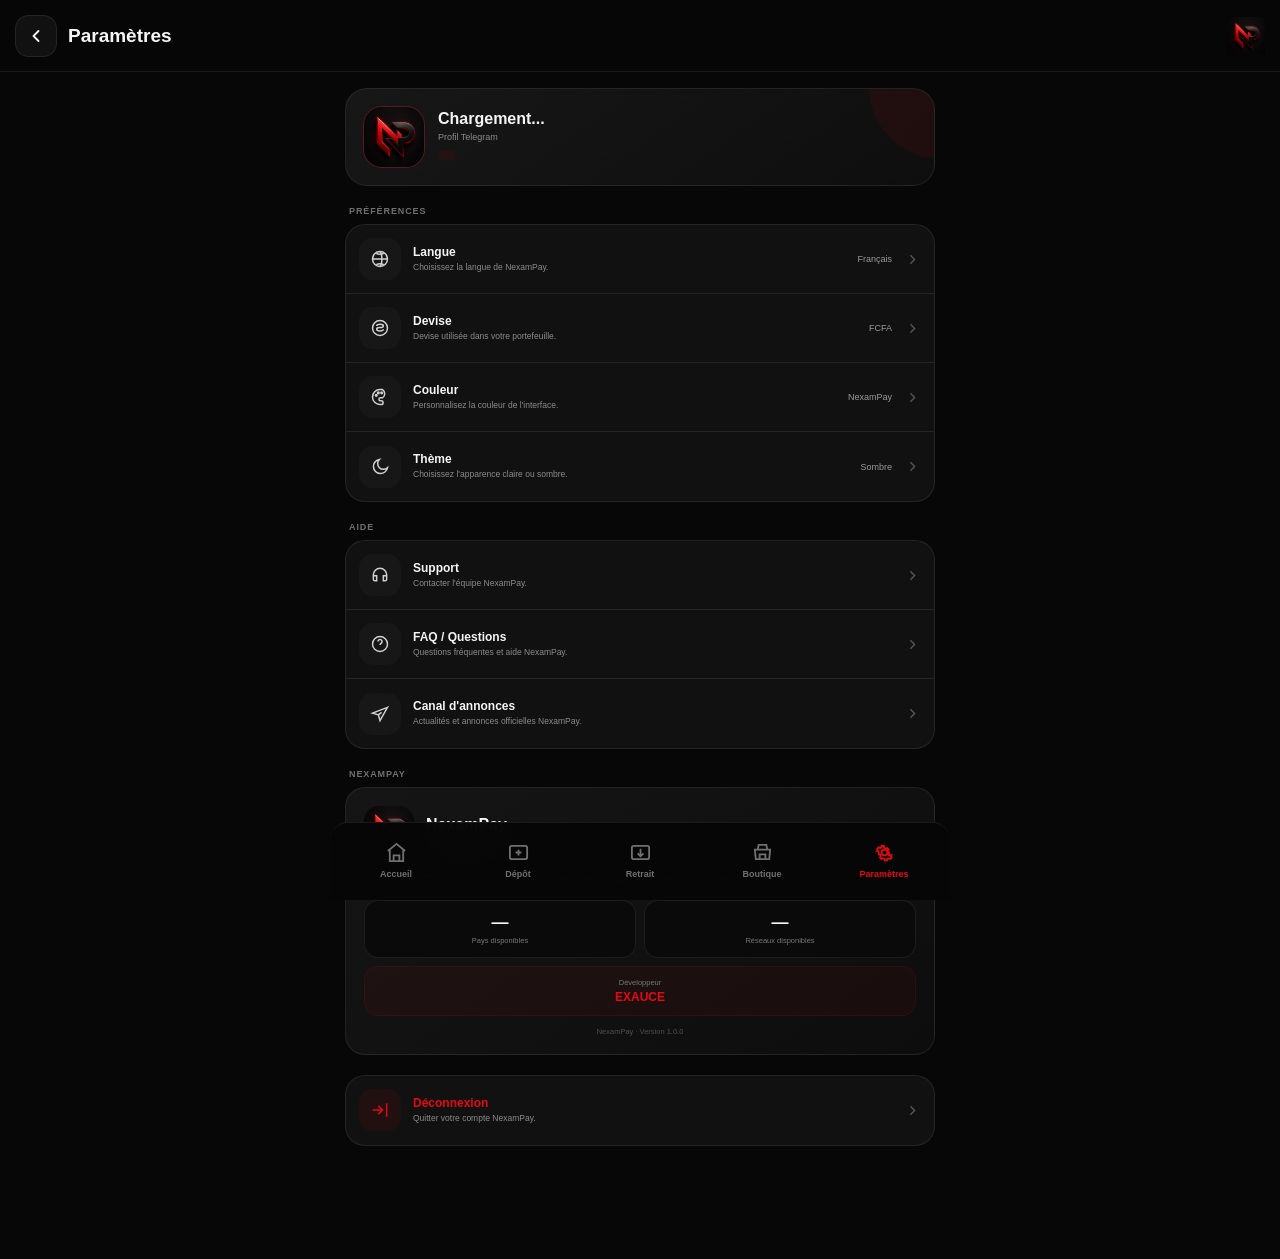
<file: settings.html>
<!DOCTYPE html>
<html lang="fr">
<head>
<meta charset="UTF-8">
<meta name="viewport" content="width=device-width, initial-scale=1, maximum-scale=1, user-scalable=no">
<meta name="theme-color" content="#070707">
<title>Paramètres — NexamPay</title>
<script src="https://telegram.org/js/telegram-web-app.js"></script>
<style>
*{box-sizing:border-box;margin:0;padding:0;-webkit-tap-highlight-color:transparent}
:root{
 --red:#e50914;--red2:#ff3038;--bg:#070707;--card:#111;--card2:#171717;
 --text:#f5f5f5;--muted:#8b8b8b;--border:rgba(255,255,255,.08)
}
html,body{min-height:100%;background:var(--bg);color:var(--text);font-family:-apple-system,BlinkMacSystemFont,"Segoe UI",Roboto,Arial,sans-serif}
body{padding-bottom:88px}
button,input{font:inherit}
button{border:0;outline:0;color:inherit;cursor:pointer}
svg{display:block}
.header{
 height:72px;padding:0 15px;display:flex;align-items:center;gap:11px;
 border-bottom:1px solid var(--border);background:rgba(7,7,7,.96);
 position:sticky;top:0;z-index:20;backdrop-filter:blur(18px)
}
.back{
 width:42px;height:42px;border-radius:14px;background:var(--card);
 border:1px solid var(--border);display:grid;place-items:center
}
.back svg{width:20px;height:20px}
.header-title{font-size:19px;font-weight:850;flex:1}
.header-logo{width:38px;height:38px;object-fit:contain}
.container{max-width:620px;margin:auto;padding:16px 15px 25px}
.profile{
 padding:17px;border-radius:22px;background:linear-gradient(145deg,#171717,#0e0e0e);
 border:1px solid var(--border);position:relative;overflow:hidden
}
.profile:after{
 content:"";position:absolute;width:145px;height:145px;right:-80px;top:-75px;
 border-radius:50%;background:rgba(229,9,20,.08)
}
.profile-row{display:flex;align-items:center;gap:13px;position:relative;z-index:1}
.photo{
 width:62px;height:62px;min-width:62px;border-radius:19px;object-fit:cover;
 background:#202020;border:1px solid rgba(229,9,20,.28)
}
.profile-name{font-size:16px;font-weight:850;white-space:nowrap;overflow:hidden;text-overflow:ellipsis;max-width:245px}
.profile-sub{margin-top:4px;color:var(--muted);font-size:9px}
.nxp-id{
 display:inline-flex;margin-top:8px;padding:5px 9px;border-radius:8px;
 color:var(--red2);background:rgba(229,9,20,.08);font-size:8px;font-weight:800
}
.section{margin-top:20px}
.section-title{
 margin:0 4px 8px;color:#707070;font-size:9px;font-weight:850;
 letter-spacing:.9px;text-transform:uppercase
}
.box{overflow:hidden;border:1px solid var(--border);border-radius:20px;background:var(--card)}
.item{
 width:100%;min-height:69px;padding:11px 13px;display:flex;align-items:center;gap:12px;
 background:transparent;border-bottom:1px solid var(--border);text-align:left
}
.item:last-child{border-bottom:0}
.item:active{background:rgba(255,255,255,.025)}
.icon{
 width:42px;height:42px;min-width:42px;border-radius:14px;background:var(--card2);
 display:grid;place-items:center;color:#d0d0d0
}
.icon svg{width:20px;height:20px}
.info{min-width:0;flex:1}
.name{font-size:12px;font-weight:800}
.desc{margin-top:3px;color:var(--muted);font-size:8.5px;line-height:1.4}
.value{
 max-width:90px;color:#999;font-size:9px;white-space:nowrap;overflow:hidden;text-overflow:ellipsis;
 text-align:right
}
.chevron{width:17px;height:17px;color:#555}
.logout .icon{color:var(--red2);background:rgba(229,9,20,.08)}
.logout .name{color:var(--red2)}
.about{
 padding:18px;border-radius:20px;background:linear-gradient(145deg,#151515,#0d0d0d);
 border:1px solid var(--border)
}
.about-brand{display:flex;align-items:center;gap:12px}
.about-logo{width:50px;height:50px;object-fit:contain;border-radius:15px}
.about-title{font-size:16px;font-weight:850}
.about-sub{margin-top:3px;color:var(--muted);font-size:8.5px}
.about-text{margin-top:14px;color:#aaa;font-size:10px;line-height:1.65}
.stats{display:grid;grid-template-columns:1fr 1fr;gap:8px;margin-top:13px}
.stat{padding:12px;border-radius:14px;background:#0a0a0a;border:1px solid var(--border);text-align:center}
.stat strong{font-size:17px;font-weight:850}
.stat span{display:block;margin-top:3px;color:#777;font-size:7.5px}
.developer{margin-top:8px;padding:11px;border-radius:14px;background:rgba(229,9,20,.05);border:1px solid rgba(229,9,20,.12);text-align:center}
.developer small{display:block;color:#777;font-size:7.5px}
.developer strong{display:block;margin-top:3px;color:var(--red2);font-size:12px}
.version{text-align:center;margin-top:11px;color:#4f4f4f;font-size:7.5px;user-select:none}
.nav{
 position:fixed;left:0;right:0;bottom:0;z-index:30;min-height:78px;
 padding:4px 5px env(safe-area-inset-bottom);display:flex;
 background:rgba(7,7,7,.97);border-top:1px solid var(--border);backdrop-filter:blur(18px)
}
.nav button{
 flex:1;height:66px;background:transparent;color:#707070;display:flex;flex-direction:column;
 align-items:center;justify-content:center;gap:5px;font-size:9px;font-weight:650
}
.nav button svg{width:23px;height:23px}
.nav .active{color:var(--red)}
.modal{
 position:fixed;inset:0;z-index:100;display:none;align-items:flex-end;
 background:rgba(0,0,0,.74);backdrop-filter:blur(9px)
}
.modal.active{display:flex}
.modal-card{
 width:100%;max-width:620px;margin:auto auto 0;padding:19px 16px calc(18px + env(safe-area-inset-bottom));
 border-radius:24px 24px 0 0;background:#111;border-top:1px solid var(--border);
 animation:up .23s ease
}
@keyframes up{from{transform:translateY(100%)}to{transform:translateY(0)}}
.handle{width:40px;height:4px;border-radius:9px;background:#333;margin:0 auto 17px}
.modal-title{font-size:18px;font-weight:850}
.modal-text{margin-top:5px;color:var(--muted);font-size:9.5px;line-height:1.55}
.options{display:grid;gap:7px;margin-top:15px}
.option{
 min-height:52px;width:100%;padding:0 12px;border-radius:13px;background:#181818;
 border:1px solid var(--border);display:flex;align-items:center;gap:10px;text-align:left
}
.option.active{border-color:rgba(229,9,20,.45);background:rgba(229,9,20,.07)}
.option-icon{
 width:34px;height:34px;border-radius:10px;background:#222;display:grid;place-items:center;
 font-size:9px;font-weight:850;color:#aaa
}
.option.active .option-icon{background:rgba(229,9,20,.10);color:var(--red2)}
.option span{flex:1;font-size:11px;font-weight:750}
.check{width:18px;height:18px;color:var(--red2);display:none}
.option.active .check{display:block}
.close,.primary{
 width:100%;height:48px;margin-top:10px;border-radius:13px;font-size:10.5px;font-weight:800
}
.close{background:#1a1a1a;border:1px solid var(--border);color:#aaa}
.primary{background:linear-gradient(135deg,var(--red2),#a80008)}
.admin-code-input{
 width:100%;height:48px;margin-top:15px;padding:0 13px;border-radius:13px;
 border:1px solid var(--border);outline:none;background:#181818;color:#fff;
 font-size:12px;font-weight:700
}
.admin-code-input:focus{border-color:rgba(229,9,20,.55)}
.admin-code-input::placeholder{color:#666}
.admin-error{min-height:15px;margin-top:7px;color:var(--red2);font-size:9px;font-weight:700;text-align:center}
.toast{
 position:fixed;z-index:200;left:50%;bottom:92px;transform:translate(-50%,12px);
 opacity:0;padding:10px 15px;border-radius:12px;background:#202020;border:1px solid var(--border);
 color:#fff;font-size:10px;transition:.25s;pointer-events:none;white-space:nowrap
}
.toast.show{opacity:1;transform:translate(-50%,0)}
@media(min-width:700px){.nav{left:50%;right:auto;width:620px;transform:translateX(-50%);border-radius:18px 18px 0 0}}
</style>
    <script src="nexampay-core.js"></script>
</head>
<body>

<header class="header">
<button class="back" id="back" aria-label="Retour">
<svg viewBox="0 0 24 24" fill="none" stroke="currentColor" stroke-width="2.2" stroke-linecap="round" stroke-linejoin="round"><path d="M15 18l-6-6 6-6"/></svg>
</button>
<div class="header-title">Paramètres</div>
<img src="logo.png" class="header-logo" alt="NexamPay">
</header>

<main class="container">

<section class="profile">
<div class="profile-row">
<img id="profilePhoto" class="photo" src="logo.png" alt="Profil Telegram">
<div style="min-width:0">
<div id="profileName" class="profile-name">Chargement...</div>
<div id="profileSub" class="profile-sub">Profil Telegram</div>
<div id="nexamId" class="nxp-id"></div>
</div>
</div>
</section>

<section class="section">
<div class="section-title">Préférences</div>
<div class="box">

<button class="item" id="languageBtn">
<div class="icon"><svg viewBox="0 0 24 24" fill="none" stroke="currentColor" stroke-width="1.8"><circle cx="12" cy="12" r="9"/><path d="M3 12h18"/><path d="M12 3c3 3.1 3 14.9 0 18"/><path d="M7.5 5.3c1.2.6 2.8 1 4.5 1s3.3-.4 4.5-1M7.5 18.7c1.2-.6 2.8-1 4.5-1s3.3.4 4.5 1"/></svg></div>
<div class="info"><div class="name">Langue</div><div class="desc">Choisissez la langue de NexamPay.</div></div>
<span class="value" id="languageValue">Français</span>
<svg class="chevron" viewBox="0 0 24 24" fill="none" stroke="currentColor" stroke-width="2"><path d="M9 18l6-6-6-6"/></svg>
</button>

<button class="item" id="currencyBtn">
<div class="icon"><svg viewBox="0 0 24 24" fill="none" stroke="currentColor" stroke-width="1.8"><circle cx="12" cy="12" r="9"/><path d="M8 9.5c0-1.1 1.8-2 4-2s4 .9 4 2-1.8 2-4 2-4 .9-4 2 1.8 2 4 2 4-.9 4-2"/></svg></div>
<div class="info"><div class="name">Devise</div><div class="desc">Devise utilisée dans votre portefeuille.</div></div>
<span class="value" id="currencyValue">FCFA</span>
<svg class="chevron" viewBox="0 0 24 24" fill="none" stroke="currentColor" stroke-width="2"><path d="M9 18l6-6-6-6"/></svg>
</button>

<button class="item" id="colorBtn">
<div class="icon"><svg viewBox="0 0 24 24" fill="none" stroke="currentColor" stroke-width="1.8"><path d="M12 3a9 9 0 1 0 0 18h1.5a2.2 2.2 0 0 0 0-4.4h-1a1.8 1.8 0 0 1 0-3.6H15a6 6 0 0 0 0-10H12z"/><circle cx="7.5" cy="10" r="1"/><circle cx="10" cy="7" r="1"/><circle cx="14" cy="7" r="1"/></svg></div>
<div class="info"><div class="name">Couleur</div><div class="desc">Personnalisez la couleur de l'interface.</div></div>
<span class="value" id="colorValue">NexamPay</span>
<svg class="chevron" viewBox="0 0 24 24" fill="none" stroke="currentColor" stroke-width="2"><path d="M9 18l6-6-6-6"/></svg>
</button>

<button class="item" id="themeBtn">
<div class="icon"><svg viewBox="0 0 24 24" fill="none" stroke="currentColor" stroke-width="1.8"><path d="M21 12.8A8.5 8.5 0 1 1 11.2 3 6.8 6.8 0 0 0 21 12.8z"/></svg></div>
<div class="info"><div class="name">Thème</div><div class="desc">Choisissez l'apparence claire ou sombre.</div></div>
<span class="value" id="themeValue">Sombre</span>
<svg class="chevron" viewBox="0 0 24 24" fill="none" stroke="currentColor" stroke-width="2"><path d="M9 18l6-6-6-6"/></svg>
</button>

</div>
</section>

<section class="section">
<div class="section-title">Aide</div>
<div class="box">

<button class="item" id="supportBtn">
<div class="icon"><svg viewBox="0 0 24 24" fill="none" stroke="currentColor" stroke-width="1.8"><path d="M4 12a8 8 0 0 1 16 0"/><path d="M4 12v5a2 2 0 0 0 2 2h2v-6H4"/><path d="M20 12v5a2 2 0 0 1-2 2h-2v-6h4"/></svg></div>
<div class="info"><div class="name">Support</div><div class="desc">Contacter l'équipe NexamPay.</div></div>
<svg class="chevron" viewBox="0 0 24 24" fill="none" stroke="currentColor" stroke-width="2"><path d="M9 18l6-6-6-6"/></svg>
</button>

<button class="item" id="faqBtn">
<div class="icon"><svg viewBox="0 0 24 24" fill="none" stroke="currentColor" stroke-width="1.8"><circle cx="12" cy="12" r="9"/><path d="M9.5 9a2.5 2.5 0 1 1 4.5 1.6c-.8.9-2 1.2-2 2.7"/><path d="M12 17h.01"/></svg></div>
<div class="info"><div class="name">FAQ / Questions</div><div class="desc">Questions fréquentes et aide NexamPay.</div></div>
<svg class="chevron" viewBox="0 0 24 24" fill="none" stroke="currentColor" stroke-width="2"><path d="M9 18l6-6-6-6"/></svg>
</button>

<button class="item" id="channelBtn">
<div class="icon"><svg viewBox="0 0 24 24" fill="none" stroke="currentColor" stroke-width="1.8"><path d="M21 4 3 11l7 2 2 7 9-16z"/><path d="m10 13 4-3"/></svg></div>
<div class="info"><div class="name">Canal d'annonces</div><div class="desc">Actualités et annonces officielles NexamPay.</div></div>
<svg class="chevron" viewBox="0 0 24 24" fill="none" stroke="currentColor" stroke-width="2"><path d="M9 18l6-6-6-6"/></svg>
</button>

</div>
</section>

<section class="section">
<div class="section-title">NexamPay</div>
<div class="about">
<div class="about-brand">
<img src="logo.png" class="about-logo" alt="NexamPay">
<div><div class="about-title">NexamPay</div><div class="about-sub">Portefeuille numérique</div></div>
</div>
<div class="about-text">NexamPay permet de gérer les services et opérations disponibles dans votre pays depuis Telegram.</div>
<div class="stats">
<div class="stat"><strong id="countryCount">—</strong><span>Pays disponibles</span></div>
<div class="stat"><strong id="networkCount">—</strong><span>Réseaux disponibles</span></div>
</div>
<div class="developer"><small>Développeur</small><strong>EXAUCE</strong></div>
<div class="version" id="versionTrigger">NexamPay · Version</div>
</div>
</section>

<section class="section">
<div class="box">
<button class="item logout" id="logoutBtn">
<div class="icon"><svg viewBox="0 0 24 24" fill="none" stroke="currentColor" stroke-width="1.8"><path d="M10 17l5-5-5-5"/><path d="M15 12H3"/><path d="M20 4v16"/></svg></div>
<div class="info"><div class="name">Déconnexion</div><div class="desc">Quitter votre compte NexamPay.</div></div>
<svg class="chevron" viewBox="0 0 24 24" fill="none" stroke="currentColor" stroke-width="2"><path d="M9 18l6-6-6-6"/></svg>
</button>
</div>
</section>

</main>

<nav class="nav">
<button id="navHome"><svg viewBox="0 0 24 24" fill="none" stroke="currentColor" stroke-width="1.9"><path d="m3 10.5 9-7.5 9 7.5"/><path d="M5 9.5V21h14V9.5"/><path d="M9 21v-6h6v6"/></svg><span>Accueil</span></button>
<button id="navDeposit"><svg viewBox="0 0 24 24" fill="none" stroke="currentColor" stroke-width="1.9"><rect x="3" y="5" width="18" height="14" rx="2"/><path d="M12 9v6M9 12h6"/></svg><span>Dépôt</span></button>
<button id="navWithdraw"><svg viewBox="0 0 24 24" fill="none" stroke="currentColor" stroke-width="1.9"><rect x="3" y="5" width="18" height="14" rx="2"/><path d="M12 8v8M9 13l3 3 3-3"/></svg><span>Retrait</span></button>
<button id="navShop"><svg viewBox="0 0 24 24" fill="none" stroke="currentColor" stroke-width="1.9"><path d="M4 9h16l-1 10H5L4 9Z"/><path d="M7 9l1-5h8l1 5"/><path d="M9 19v-5h6v5"/></svg><span>Boutique</span></button>
<button class="active" id="navSettings"><svg viewBox="0 0 24 24" fill="none" stroke="currentColor" stroke-width="1.9"><circle cx="12" cy="12" r="3"/><path d="M19 15a2 2 0 0 0 .4 2l.1.1-1.6 1.6-.1-.1a2 2 0 0 0-2-.4 2 2 0 0 0-1.2 1.8v.1h-2.3V20a2 2 0 0 0-1.2-1.8 2 2 0 0 0-2 .4l-.1.1-1.6-1.6.1-.1a2 2 0 0 0 .4-2 2 2 0 0 0-1.8-1.2h-.1v-2.3H6a2 2 0 0 0-1.8-1.2 2 2 0 0 0 .4-2l-.1-.1 1.6-1.6.1.1a2 2 0 0 0 2 .4A2 2 0 0 0 9 7.1V5h2.3v1a2 2 0 0 0 1.2 1.8 2 2 0 0 0 2-.4l.1-.1 1.6 1.6-.1.1a2 2 0 0 0-.4 2 2 0 0 0 1.8 1.2h.1v2.3h-.1A2 2 0 0 0 19 15Z"/></svg><span>Paramètres</span></button>
</nav>

<!-- Generic information modal -->
<div class="modal" id="infoModal">
<div class="modal-card">
<div class="handle"></div>
<div class="modal-title" id="infoTitle"></div>
<div class="modal-text" id="infoText"></div>
<button class="primary" id="infoAction">Ouvrir</button>
<button class="close" data-close="infoModal">Fermer</button>
</div>
</div>

<!-- Language -->
<div class="modal" id="languageModal">
<div class="modal-card"><div class="handle"></div><div class="modal-title">Langue</div><div class="modal-text">Choisissez la langue de l'interface.</div>
<div class="options">
<button class="option active" data-lang="fr"><div class="option-icon">FR</div><span>Français</span><svg class="check" viewBox="0 0 24 24" fill="none" stroke="currentColor" stroke-width="2"><path d="m5 12 4 4L19 6"/></svg></button>
<button class="option" data-lang="en"><div class="option-icon">EN</div><span>English</span><svg class="check" viewBox="0 0 24 24" fill="none" stroke="currentColor" stroke-width="2"><path d="m5 12 4 4L19 6"/></svg></button>
</div><button class="close" data-close="languageModal">Fermer</button></div>
</div>

<!-- Currency -->
<div class="modal" id="currencyModal">
<div class="modal-card"><div class="handle"></div><div class="modal-title">Devise</div><div class="modal-text">Les devises disponibles seront fournies par le backend.</div>
<div class="options" id="currencyOptions"></div><button class="close" data-close="currencyModal">Fermer</button></div>
</div>

<!-- Color -->
<div class="modal" id="colorModal">
<div class="modal-card"><div class="handle"></div><div class="modal-title">Couleur</div><div class="modal-text">Choisissez la couleur principale de NexamPay.</div>
<div class="options">
<button class="option active" data-color="nexam"><div class="option-icon">N</div><span>Rouge NexamPay</span><svg class="check" viewBox="0 0 24 24" fill="none" stroke="currentColor" stroke-width="2"><path d="m5 12 4 4L19 6"/></svg></button>
<button class="option" data-color="green"><div class="option-icon">V</div><span>Vert</span><svg class="check" viewBox="0 0 24 24" fill="none" stroke="currentColor" stroke-width="2"><path d="m5 12 4 4L19 6"/></svg></button>
<button class="option" data-color="white"><div class="option-icon">B</div><span>Blanc</span><svg class="check" viewBox="0 0 24 24" fill="none" stroke="currentColor" stroke-width="2"><path d="m5 12 4 4L19 6"/></svg></button>
<button class="option" data-color="black"><div class="option-icon">N</div><span>Noir</span><svg class="check" viewBox="0 0 24 24" fill="none" stroke="currentColor" stroke-width="2"><path d="m5 12 4 4L19 6"/></svg></button>
<button class="option" data-color="pink"><div class="option-icon">R</div><span>Rose</span><svg class="check" viewBox="0 0 24 24" fill="none" stroke="currentColor" stroke-width="2"><path d="m5 12 4 4L19 6"/></svg></button>
</div><button class="close" data-close="colorModal">Fermer</button></div>
</div>

<!-- Theme -->
<div class="modal" id="themeModal">
<div class="modal-card"><div class="handle"></div><div class="modal-title">Thème</div><div class="modal-text">Choisissez l'apparence de la Mini App.</div>
<div class="options">
<button class="option active" data-theme="dark"><div class="option-icon">S</div><span>Sombre</span><svg class="check" viewBox="0 0 24 24" fill="none" stroke="currentColor" stroke-width="2"><path d="m5 12 4 4L19 6"/></svg></button>
<button class="option" data-theme="light"><div class="option-icon">C</div><span>Clair</span><svg class="check" viewBox="0 0 24 24" fill="none" stroke="currentColor" stroke-width="2"><path d="m5 12 4 4L19 6"/></svg></button>
</div><button class="close" data-close="themeModal">Fermer</button></div>
</div>

<!-- Logout -->
<div class="modal" id="logoutModal">
<div class="modal-card"><div class="handle"></div><div class="modal-title">Déconnexion</div><div class="modal-text">Voulez-vous vraiment quitter votre compte NexamPay ?</div>
<button class="primary" id="confirmLogout">Se déconnecter</button><button class="close" data-close="logoutModal">Annuler</button></div>
</div>

<!-- Accès administrateur : apparaît après 3 appuis sur la version. -->
<div class="modal" id="adminModal">
<div class="modal-card">
<div class="handle"></div>
<div class="modal-title">Administration</div>
<div class="modal-text">Entrez le code d'accès administrateur pour ouvrir l'espace d'administration.</div>

<input
    id="adminAccessCode"
    class="admin-code-input"
    type="password"
    inputmode="text"
    autocomplete="off"
    placeholder="Code d'accès"
    aria-label="Code d'accès administrateur"
>

<div id="adminError" class="admin-error"></div>

<button class="primary" id="adminContinue">Accéder à l'administration</button>
<button class="close" data-close="adminModal">Annuler</button>
</div>
</div>

<div class="toast" id="toast"></div>

<script>
const tg=window.Telegram?.WebApp||null;
if(tg){tg.ready();tg.expand();}

const state={
 language:localStorage.getItem("nexampay_language")||"fr",
 currency:localStorage.getItem("nexampay_currency")||"FCFA",
 color:localStorage.getItem("nexampay_color")||"nexam",
 theme:localStorage.getItem("nexampay_theme")||"dark"
};

const API={
 profile:"/api/user/profile",
 settings:"/api/user/settings",
 currencies:"/api/currencies",
 countries:"/api/countries",
 networks:"/api/networks",
 logout:"/api/auth/logout"
};

const authHeaders=()=>({
 "Content-Type":"application/json",
 "Authorization":`Telegram ${tg?.initData||""}`,
 "X-Telegram-Init-Data":tg?.initData||""
});

function modal(id,open=true){document.getElementById(id)?.classList.toggle("active",open)}
function toast(text){const el=document.getElementById("toast");el.textContent=text;el.classList.add("show");clearTimeout(window.__toast);window.__toast=setTimeout(()=>el.classList.remove("show"),2200)}
function setColor(name){
 const colors={nexam:"#e50914",green:"#16a765",white:"#e8e8e8",black:"#111111",pink:"#ed3b8d"};
 const c=colors[name]||colors.nexam;
 document.documentElement.style.setProperty("--red",c);
 document.documentElement.style.setProperty("--red2",c);
}
function setTheme(name){
 if(name==="light"){
  document.documentElement.style.setProperty("--bg","#f5f5f7");
  document.documentElement.style.setProperty("--card","#ffffff");
  document.documentElement.style.setProperty("--card2","#f0f0f2");
  document.documentElement.style.setProperty("--text","#111111");
  document.documentElement.style.setProperty("--muted","#707070");
  document.documentElement.style.setProperty("--border","rgba(0,0,0,.08)");
 }else{
  document.documentElement.style.setProperty("--bg","#070707");
  document.documentElement.style.setProperty("--card","#111111");
  document.documentElement.style.setProperty("--card2","#171717");
  document.documentElement.style.setProperty("--text","#f5f5f5");
  document.documentElement.style.setProperty("--muted","#8b8b8b");
  document.documentElement.style.setProperty("--border","rgba(255,255,255,.08)");
 }
}
function updateUI(){
 document.getElementById("languageValue").textContent=state.language==="en"?"English":"Français";
 document.getElementById("currencyValue").textContent=state.currency;
 const colors={nexam:"NexamPay",green:"Vert",white:"Blanc",black:"Noir",pink:"Rose"};
 document.getElementById("colorValue").textContent=colors[state.color]||"NexamPay";
 document.getElementById("themeValue").textContent=state.theme==="light"?"Clair":"Sombre";
 setColor(state.color);setTheme(state.theme);
 document.querySelectorAll("[data-lang]").forEach(x=>x.classList.toggle("active",x.dataset.lang===state.language));
 document.querySelectorAll("[data-color]").forEach(x=>x.classList.toggle("active",x.dataset.color===state.color));
 document.querySelectorAll("[data-theme]").forEach(x=>x.classList.toggle("active",x.dataset.theme===state.theme));
}
async function saveSettings(){
 try{
  await fetch(API.settings,{method:"PUT",headers:authHeaders(),body:JSON.stringify(state)});
 }catch(e){}
}
function loadTelegram(){
 const u=tg?.initDataUnsafe?.user;
 if(!u)return;
 const name=[u.first_name,u.last_name].filter(Boolean).join(" ")||"Utilisateur Telegram";
 document.getElementById("profileName").textContent=name;
 document.getElementById("profileSub").textContent=u.username?`@${u.username}`:"Profil Telegram";
 if(u.photo_url)document.getElementById("profilePhoto").src=u.photo_url;
}
async function loadProfile(){
 try{
  const r=await fetch(API.profile,{headers:authHeaders()});
  if(!r.ok)return;
  const d=await r.json();const u=d.user||d;
  const id=u.nexampay_id||u.nexam_id||u.nexam_number;
  if(id)document.getElementById("nexamId").textContent=id;
 }catch(e){}
}
async function loadCurrencies(){
 const box=document.getElementById("currencyOptions");
 try{
  const r=await fetch(API.currencies,{headers:authHeaders()});
  if(!r.ok)throw 0;
  const d=await r.json();const list=Array.isArray(d)?d:(d.currencies||[]);
  if(!list.length){box.innerHTML='<div class="modal-text">Aucune devise disponible.</div>';return}
  box.innerHTML="";
  list.forEach(item=>{
   const code=typeof item==="string"?item:item.code;
   if(!code)return;
   const b=document.createElement("button");b.className="option";b.dataset.currency=code;
   b.innerHTML=`<div class="option-icon">¤</div><span>${code}</span><svg class="check" viewBox="0 0 24 24" fill="none" stroke="currentColor" stroke-width="2"><path d="m5 12 4 4L19 6"/></svg>`;
   b.onclick=()=>{state.currency=code;localStorage.setItem("nexampay_currency",code);updateUI();saveSettings();modal("currencyModal",false)};
   box.appendChild(b);
  });
  updateUI();
 }catch(e){box.innerHTML='<div class="modal-text">Impossible de charger les devises disponibles.</div>'}
}
async function loadCounts(){
 try{
  const [a,b]=await Promise.all([
   fetch(API.countries,{headers:authHeaders()}),
   fetch(API.networks,{headers:authHeaders()})
  ]);
  if(a.ok){const d=await a.json();const list=Array.isArray(d)?d:(d.countries||[]);document.getElementById("countryCount").textContent=list.length||"—"}
  if(b.ok){const d=await b.json();const list=Array.isArray(d)?d:(d.networks||[]);document.getElementById("networkCount").textContent=list.length||"—"}
 }catch(e){}
}
function info(title,text){
 document.getElementById("infoTitle").textContent=title;
 document.getElementById("infoText").textContent=text;
 document.getElementById("infoAction").onclick=()=>toast("Cette fonction sera reliée au service NexamPay.");
 modal("infoModal");
}

document.getElementById("languageBtn").onclick=()=>modal("languageModal");
document.getElementById("currencyBtn").onclick=()=>modal("currencyModal");
document.getElementById("colorBtn").onclick=()=>modal("colorModal");
document.getElementById("themeBtn").onclick=()=>modal("themeModal");
document.querySelectorAll("[data-lang]").forEach(b=>b.onclick=()=>{state.language=b.dataset.lang;localStorage.setItem("nexampay_language",state.language);updateUI();saveSettings();modal("languageModal",false)});
document.querySelectorAll("[data-color]").forEach(b=>b.onclick=()=>{state.color=b.dataset.color;localStorage.setItem("nexampay_color",state.color);updateUI();saveSettings();modal("colorModal",false)});
document.querySelectorAll("[data-theme]").forEach(b=>b.onclick=()=>{state.theme=b.dataset.theme;localStorage.setItem("nexampay_theme",state.theme);updateUI();saveSettings();modal("themeModal",false)});

document.getElementById("supportBtn").onclick=()=>info("Support","L'assistance NexamPay vous aidera pour les services disponibles.");
document.getElementById("faqBtn").onclick=()=>info("FAQ / Questions","Retrouvez les réponses aux questions fréquentes concernant NexamPay.");
document.getElementById("channelBtn").onclick=()=>info("Canal d'annonces","Les annonces officielles NexamPay seront disponibles depuis ce canal.");

document.getElementById("logoutBtn").onclick=()=>modal("logoutModal");
document.getElementById("confirmLogout").onclick=async()=>{
 try{await fetch(API.logout,{method:"POST",headers:authHeaders()})}catch(e){}
 if(tg)tg.close();else location.href="index.html";
};

document.querySelectorAll("[data-close]").forEach(b=>b.onclick=()=>modal(b.dataset.close,false));
document.querySelectorAll(".modal").forEach(m=>m.addEventListener("click",e=>{if(e.target===m)m.classList.remove("active")}));

document.getElementById("back").onclick=()=>location.href="index.html";
document.getElementById("navHome").onclick=()=>location.href="index.html";
document.getElementById("navDeposit").onclick=()=>location.href="deposit.html";
document.getElementById("navWithdraw").onclick=()=>location.href="withdraw.html";
document.getElementById("navShop").onclick=()=>location.href="shop.html";

let taps=0,tapTimer=null;

const ADMIN_ACCESS_CODE=null;
const adminCodeInput=document.getElementById("adminAccessCode");
const adminError=document.getElementById("adminError");

document.getElementById("versionTrigger").addEventListener("click",()=>{
 taps++;
 clearTimeout(tapTimer);
 tapTimer=setTimeout(()=>taps=0,1800);

 if(taps>=3){
  taps=0;
  adminCodeInput.value="";
  adminError.textContent="";
  modal("adminModal");
  setTimeout(()=>adminCodeInput.focus(),180);
 }
});

document.getElementById("adminContinue").onclick=async()=>{
 const entered=adminCodeInput.value.trim();
 const initData=tg?.initData||"";
 if(!entered){adminError.textContent="Veuillez saisir votre code administrateur.";return;}
 if(!initData){adminError.textContent="Ouvrez NexamPay depuis Telegram.";return;}
 const btn=document.getElementById("adminContinue");
 btn.disabled=true;
 try{
   const r=await fetch("/api/v1/admin/auth",{method:"POST",headers:{"Content-Type":"application/json","Accept":"application/json"},body:JSON.stringify({code:entered,telegram_init_data:initData})});
   const d=await r.json().catch(()=>({}));
   if(!r.ok||d.authorized!==true) throw new Error(d.detail||d.message||"Accès administrateur refusé.");
   adminError.textContent="";
   modal("adminModal",false);
   location.href="admin.html";
 }catch(e){
   adminError.textContent=e.message||"Code administrateur incorrect.";
   adminCodeInput.value="";
   adminCodeInput.focus();
 }finally{btn.disabled=false;}
};

adminCodeInput.addEventListener("keydown",(event)=>{
 if(event.key==="Enter"){
  event.preventDefault();
  document.getElementById("adminContinue").click();
 }
});

loadTelegram();loadProfile();loadCurrencies();loadCounts();updateUI();
</script>
</body>
</html>
</file>
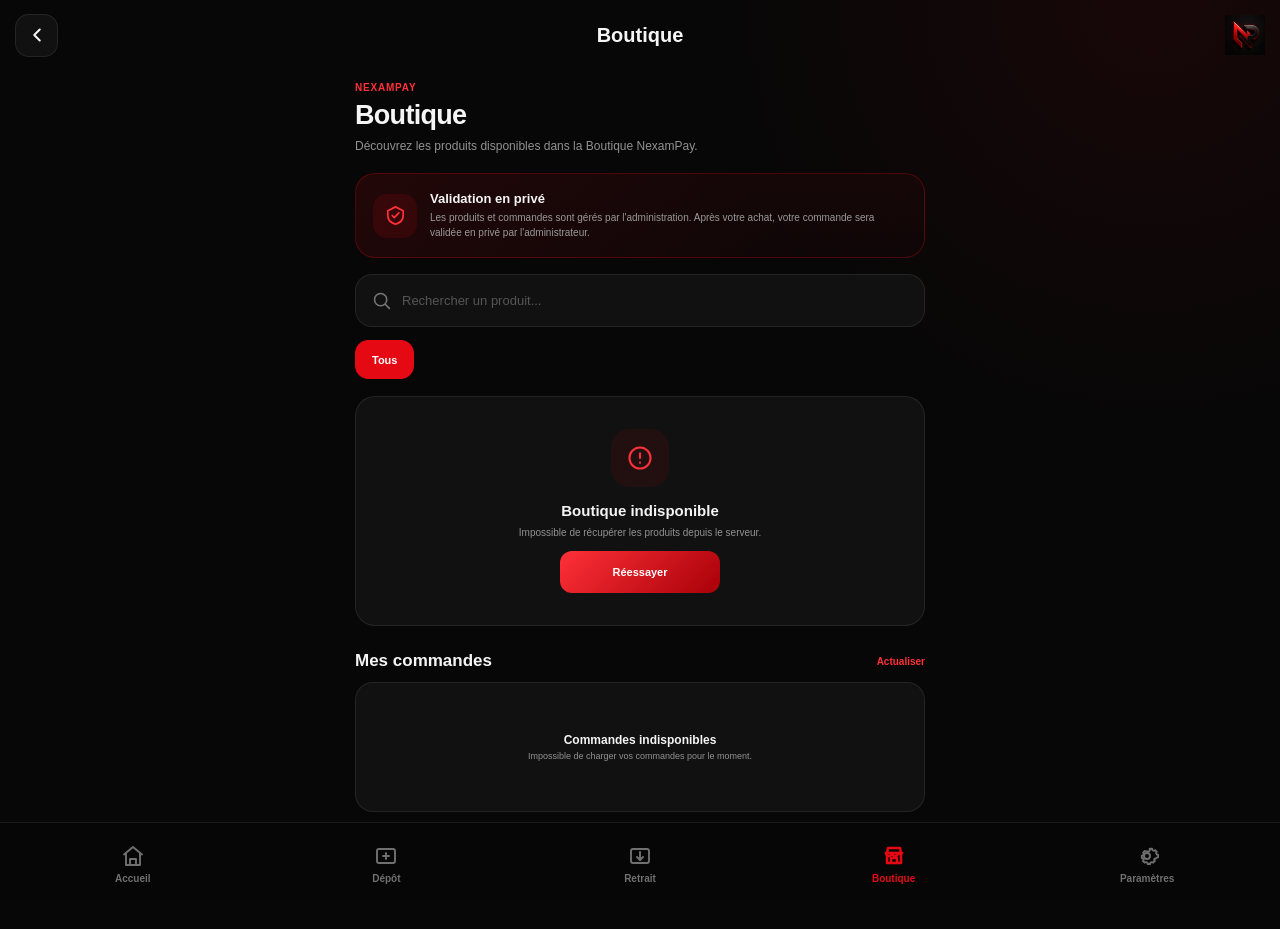
<file: shop.html>
<!DOCTYPE html>
<html lang="fr">
<head>
    <meta charset="UTF-8">

    <meta
        name="viewport"
        content="width=device-width, initial-scale=1.0, maximum-scale=1.0, user-scalable=no"
    >

    <meta name="theme-color" content="#050505">

    <title>Boutique — NexamPay</title>

    <script src="https://telegram.org/js/telegram-web-app.js"></script>
    <script src="nexampay-core.js"></script>

    <style>
        * {
            margin: 0;
            padding: 0;
            box-sizing: border-box;
            -webkit-tap-highlight-color: transparent;
        }

        :root {
            --red: #e50914;
            --red-light: #ff3038;
            --red-dark: #a80008;
            --black: #050505;
            --bg: #080808;
            --card: #111111;
            --card-2: #171717;
            --text: #f5f5f5;
            --muted: #8f8f8f;
            --border: rgba(255,255,255,.08);
            --green: #20c77a;
        }

        html {
            background: var(--black);
        }

        body {
            min-height: 100vh;
            padding-bottom: 92px;

            background:
                radial-gradient(
                    circle at 90% 0%,
                    rgba(229,9,20,.08),
                    transparent 30%
                ),
                var(--bg);

            color: var(--text);

            font-family:
                -apple-system,
                BlinkMacSystemFont,
                "Segoe UI",
                Roboto,
                Arial,
                sans-serif;
        }

        button,
        input {
            font: inherit;
        }

        button {
            border: 0;
            outline: 0;
            cursor: pointer;
            color: inherit;
        }

        /* =========================
           HEADER
        ========================== */

        .header {
            height: 70px;
            padding: 0 15px;

            display: flex;
            align-items: center;

            position: relative;
        }

        .back-button {
            width: 43px;
            height: 43px;

            border-radius: 14px;

            background: var(--card);
            border: 1px solid var(--border);

            display: flex;
            align-items: center;
            justify-content: center;
        }

        .back-button svg {
            width: 22px;
            height: 22px;
        }

        .header-title {
            position: absolute;
            left: 50%;
            transform: translateX(-50%);

            font-size: 20px;
            font-weight: 800;
        }

        .header-logo {
            width: 40px;
            height: 40px;

            object-fit: contain;

            margin-left: auto;
        }

        /* =========================
           CONTENT
        ========================== */

        .container {
            width: 100%;
            max-width: 600px;

            margin: auto;

            padding: 0 15px 25px;
        }

        .page-heading {
            margin: 7px 0 18px;
        }

        .page-heading small {
            color: var(--red-light);

            font-size: 10px;
            font-weight: 750;

            text-transform: uppercase;
            letter-spacing: .8px;
        }

        .page-heading h1 {
            margin-top: 5px;

            font-size: 27px;
            font-weight: 850;

            letter-spacing: -.7px;
        }

        .page-heading p {
            margin-top: 6px;

            color: var(--muted);

            font-size: 12px;
            line-height: 1.5;
        }

        /* =========================
           INFO
        ========================== */

        .private-info {
            display: flex;
            align-items: center;

            gap: 13px;

            padding: 17px;

            margin-bottom: 16px;

            border-radius: 20px;

            background:
                linear-gradient(
                    145deg,
                    rgba(229,9,20,.12),
                    rgba(229,9,20,.025)
                );

            border:
                1px solid
                rgba(229,9,20,.28);
        }

        .private-info-icon {
            width: 44px;
            height: 44px;

            min-width: 44px;

            border-radius: 14px;

            display: flex;
            align-items: center;
            justify-content: center;

            background:
                rgba(229,9,20,.12);

            color: var(--red-light);
        }

        .private-info-icon svg {
            width: 23px;
            height: 23px;
        }

        .private-info-title {
            font-size: 13px;
            font-weight: 750;
        }

        .private-info-text {
            margin-top: 4px;

            color: #999;

            font-size: 10px;
            line-height: 1.5;
        }

        /* =========================
           SEARCH
        ========================== */

        .search-box {
            height: 53px;

            display: flex;
            align-items: center;

            gap: 10px;

            padding: 0 15px;

            margin-bottom: 13px;

            border-radius: 17px;

            background: var(--card);

            border: 1px solid var(--border);
        }

        .search-box svg {
            width: 21px;
            height: 21px;

            color: #777;

            min-width: 21px;
        }

        .search-input {
            width: 100%;

            border: 0;
            outline: 0;

            background: transparent;

            color: white;

            font-size: 13px;
        }

        .search-input::placeholder {
            color: #555;
        }

        /* =========================
           CATEGORIES
        ========================== */

        .categories {
            display: flex;

            gap: 8px;

            overflow-x: auto;

            scrollbar-width: none;

            margin-bottom: 17px;
        }

        .categories::-webkit-scrollbar {
            display: none;
        }

        .category {
            flex: 0 0 auto;

            min-height: 39px;

            padding: 0 16px;

            border-radius: 13px;

            background: var(--card);

            border: 1px solid var(--border);

            color: #999;

            font-size: 11px;
            font-weight: 650;
        }

        .category.active {
            background: var(--red);

            border-color: var(--red);

            color: white;
        }

        /* =========================
           PRODUCTS
        ========================== */

        .products-grid {
            display: grid;

            grid-template-columns:
                repeat(2, minmax(0, 1fr));

            gap: 11px;
        }

        .product-card {
            min-width: 0;

            padding: 12px;

            border-radius: 19px;

            background:
                linear-gradient(
                    145deg,
                    #151515,
                    #0e0e0e
                );

            border: 1px solid var(--border);

            overflow: hidden;

            animation: productIn .25s ease;
        }

        @keyframes productIn {
            from {
                opacity: 0;
                transform: translateY(6px);
            }

            to {
                opacity: 1;
                transform: translateY(0);
            }
        }

        .product-image-box {
            width: 100%;
            aspect-ratio: 1 / .78;

            border-radius: 15px;

            background: #0a0a0a;

            border: 1px solid var(--border);

            display: flex;
            align-items: center;
            justify-content: center;

            overflow: hidden;
        }

        .product-image {
            width: 100%;
            height: 100%;

            object-fit: contain;
        }

        .product-info {
            padding-top: 11px;
        }

        .product-name {
            font-size: 13px;
            font-weight: 750;

            white-space: nowrap;
            overflow: hidden;
            text-overflow: ellipsis;
        }

        .product-description {
            min-height: 29px;

            margin-top: 4px;

            color: var(--muted);

            font-size: 9px;
            line-height: 1.45;

            display: -webkit-box;
            -webkit-line-clamp: 2;
            -webkit-box-orient: vertical;

            overflow: hidden;
        }

        .product-bottom {
            margin-top: 9px;
        }

        .product-price {
            font-size: 15px;
            font-weight: 800;
        }

        .product-currency {
            font-size: 9px;
            color: #999;
            font-weight: 600;
        }

        .product-stock {
            margin-top: 4px;

            color: var(--green);

            font-size: 9px;
            font-weight: 650;
        }

        .product-stock.unavailable {
            color: #777;
        }

        .buy-button {
            width: 100%;

            min-height: 42px;

            margin-top: 10px;

            border-radius: 12px;

            background:
                linear-gradient(
                    135deg,
                    var(--red-light),
                    var(--red-dark)
                );

            color: white;

            font-size: 11px;
            font-weight: 750;
        }

        .buy-button:disabled {
            opacity: .35;
            cursor: not-allowed;
        }

        /* =========================
           EMPTY / LOADING
        ========================== */

        .state-card {
            grid-column: 1 / -1;

            min-height: 230px;

            padding: 30px 20px;

            border-radius: 20px;

            background: var(--card);

            border: 1px solid var(--border);

            display: flex;
            flex-direction: column;

            align-items: center;
            justify-content: center;

            text-align: center;
        }

        .state-icon {
            width: 58px;
            height: 58px;

            margin-bottom: 15px;

            border-radius: 18px;

            background:
                rgba(229,9,20,.08);

            color: var(--red-light);

            display: flex;
            align-items: center;
            justify-content: center;
        }

        .state-icon svg {
            width: 28px;
            height: 28px;
        }

        .state-title {
            font-size: 15px;
            font-weight: 750;
        }

        .state-text {
            max-width: 300px;

            margin-top: 6px;

            color: var(--muted);

            font-size: 10px;
            line-height: 1.55;
        }

        .loader {
            width: 30px;
            height: 30px;

            border-radius: 50%;

            border:
                3px solid
                rgba(255,255,255,.08);

            border-top-color: var(--red);

            animation:
                spin .8s linear infinite;
        }

        @keyframes spin {
            to {
                transform: rotate(360deg);
            }
        }

        /* =========================
           ORDERS
        ========================== */

        .section-title {
            display: flex;
            align-items: center;
            justify-content: space-between;

            margin: 25px 0 11px;
        }

        .section-title h2 {
            font-size: 17px;
            font-weight: 800;
        }

        .orders-link {
            color: var(--red-light);

            font-size: 10px;
            font-weight: 700;

            background: transparent;
        }

        .orders-list {
            display: flex;
            flex-direction: column;

            gap: 9px;
        }

        .order-card {
            padding: 14px;

            border-radius: 17px;

            background: var(--card);

            border: 1px solid var(--border);
        }

        .order-top {
            display: flex;
            align-items: center;
            justify-content: space-between;

            gap: 10px;
        }

        .order-name {
            font-size: 12px;
            font-weight: 700;
        }

        .order-status {
            padding: 5px 8px;

            border-radius: 8px;

            background:
                rgba(229,9,20,.09);

            color: var(--red-light);

            font-size: 8px;
            font-weight: 700;
        }

        .order-bottom {
            display: flex;
            justify-content: space-between;

            margin-top: 9px;

            color: var(--muted);

            font-size: 9px;
        }

        .orders-empty {
            min-height: 130px;

            padding: 20px;

            border-radius: 18px;

            background: var(--card);

            border: 1px solid var(--border);

            display: flex;
            flex-direction: column;

            align-items: center;
            justify-content: center;

            text-align: center;
        }

        .orders-empty svg {
            width: 30px;
            height: 30px;

            color: #555;

            margin-bottom: 9px;
        }

        .orders-empty strong {
            font-size: 12px;
        }

        .orders-empty span {
            margin-top: 4px;

            color: var(--muted);

            font-size: 9px;
        }

        /* =========================
           PURCHASE MODAL
        ========================== */

        .modal {
            position: fixed;

            inset: 0;

            z-index: 500;

            display: none;

            align-items: flex-end;

            background:
                rgba(0,0,0,.72);

            backdrop-filter: blur(8px);
        }

        .modal.active {
            display: flex;
        }

        .modal-content {
            width: 100%;

            max-width: 600px;

            margin: auto auto 0;

            padding: 21px 17px
                     calc(20px + env(safe-area-inset-bottom));

            border-radius:
                25px 25px 0 0;

            background: #111;

            border-top:
                1px solid var(--border);

            animation:
                modalIn .25s ease;
        }

        @keyframes modalIn {
            from {
                transform: translateY(100%);
            }

            to {
                transform: translateY(0);
            }
        }

        .modal-handle {
            width: 40px;
            height: 4px;

            margin: 0 auto 19px;

            border-radius: 20px;

            background: #333;
        }

        .modal-title {
            font-size: 19px;
            font-weight: 800;
        }

        .modal-text {
            margin-top: 6px;

            color: var(--muted);

            font-size: 11px;
            line-height: 1.5;
        }

        .modal-summary {
            margin-top: 17px;

            padding: 15px;

            border-radius: 17px;

            background: #090909;

            border: 1px solid var(--border);
        }

        .modal-row {
            display: flex;
            justify-content: space-between;

            gap: 15px;

            padding: 6px 0;

            color: #999;

            font-size: 11px;
        }

        .modal-row strong {
            color: white;
        }

        .modal-row.total {
            margin-top: 7px;

            padding-top: 12px;

            border-top: 1px solid var(--border);
        }

        .modal-row.total strong {
            color: var(--red-light);

            font-size: 15px;
        }

        .modal-actions {
            display: grid;

            grid-template-columns: 1fr 1fr;

            gap: 9px;

            margin-top: 15px;
        }

        .modal-button {
            min-height: 52px;

            border-radius: 15px;

            background: #1a1a1a;

            border: 1px solid var(--border);

            color: #aaa;

            font-size: 12px;

            font-weight: 700;
        }

        .modal-button.primary {
            background: var(--red);

            border-color: var(--red);

            color: white;
        }

        .modal-button:disabled {
            opacity: .4;
        }

        /* =========================
           SUCCESS
        ========================== */

        .success-screen {
            position: fixed;

            inset: 0;

            z-index: 600;

            display: none;

            align-items: center;
            justify-content: center;

            padding: 25px;

            background:
                radial-gradient(
                    circle at 50% 30%,
                    rgba(229,9,20,.12),
                    transparent 35%
                ),
                #050505;
        }

        .success-screen.active {
            display: flex;
        }

        .success-content {
            width: 100%;
            max-width: 380px;

            text-align: center;
        }

        .success-logo {
            width: 80px;
            height: 80px;

            object-fit: contain;

            margin-bottom: 23px;
        }

        .success-icon {
            width: 70px;
            height: 70px;

            margin: auto auto 19px;

            border-radius: 23px;

            display: flex;
            align-items: center;
            justify-content: center;

            background:
                rgba(229,9,20,.09);

            color: var(--red-light);
        }

        .success-icon svg {
            width: 35px;
            height: 35px;
        }

        .success-title {
            font-size: 24px;
            font-weight: 850;
        }

        .success-text {
            margin-top: 8px;

            color: var(--muted);

            font-size: 11px;

            line-height: 1.6;
        }

        .success-reference {
            margin-top: 20px;

            padding: 14px;

            border-radius: 16px;

            background: var(--card);

            border: 1px solid var(--border);
        }

        .success-reference small {
            color: var(--muted);

            font-size: 9px;
        }

        .success-reference strong {
            display: block;

            margin-top: 4px;

            font-size: 13px;
        }

        /* =========================
           NAVIGATION
        ========================== */

        .bottom-nav {
            position: fixed;

            z-index: 100;

            left: 0;
            right: 0;
            bottom: 0;

            min-height: 78px;

            padding:
                5px 6px
                env(safe-area-inset-bottom);

            display: flex;
            align-items: center;

            background:
                rgba(7,7,7,.97);

            border-top:
                1px solid var(--border);

            backdrop-filter: blur(18px);
        }

        .nav-item {
            flex: 1;

            height: 67px;

            background: transparent;

            color: #707070;

            display: flex;

            flex-direction: column;

            align-items: center;
            justify-content: center;

            gap: 5px;

            font-size: 10px;
            font-weight: 550;
        }

        .nav-item svg {
            width: 24px;
            height: 24px;
        }

        .nav-item.active {
            color: var(--red);
        }

        .nav-item.active svg {
            stroke-width: 2.5;
        }

        /* =========================
           TOAST
        ========================== */

        .toast {
            position: fixed;

            z-index: 900;

            left: 50%;
            bottom: 92px;

            transform:
                translate(-50%, 15px);

            opacity: 0;

            pointer-events: none;

            padding: 11px 16px;

            border-radius: 12px;

            background: #202020;

            border: 1px solid var(--border);

            color: white;

            font-size: 11px;

            white-space: nowrap;

            transition: .25s ease;
        }

        .toast.show {
            opacity: 1;

            transform:
                translate(-50%, 0);
        }

        @media (max-width: 360px) {

            .products-grid {
                gap: 8px;
            }

            .product-card {
                padding: 9px;
            }

            .product-name {
                font-size: 12px;
            }

        }
    </style>
</head>


<body>

    <!-- HEADER -->

    <header class="header">

        <button
            id="backButton"
            class="back-button"
            aria-label="Retour">

            <svg viewBox="0 0 24 24"
                 fill="none"
                 stroke="currentColor"
                 stroke-width="2.2"
                 stroke-linecap="round"
                 stroke-linejoin="round">

                <path d="M15 18l-6-6 6-6"/>

            </svg>

        </button>


        <h1 class="header-title">
            Boutique
        </h1>


        <img
            src="logo.png"
            alt="NexamPay"
            class="header-logo"
        >

    </header>


    <main class="container">


        <!-- TITRE -->

        <div class="page-heading">

            <small>
                NexamPay
            </small>

            <h1>
                Boutique
            </h1>

            <p>
                Découvrez les produits disponibles
                dans la Boutique NexamPay.
            </p>

        </div>


        <!-- VALIDATION PRIVÉE -->

        <div class="private-info">

            <div class="private-info-icon">

                <svg viewBox="0 0 24 24"
                     fill="none"
                     stroke="currentColor"
                     stroke-width="1.8"
                     stroke-linecap="round"
                     stroke-linejoin="round">

                    <path d="M12 3l8 4v5c0 4.5-3 7.7-8 9-5-1.3-8-4.5-8-9V7l8-4z"/>

                    <path d="M8.5 12l2.2 2.2 4.8-5"/>

                </svg>

            </div>


            <div>

                <div class="private-info-title">
                    Validation en privé
                </div>

                <div class="private-info-text">
                    Les produits et commandes sont gérés
                    par l'administration. Après votre achat,
                    votre commande sera validée en privé
                    par l'administrateur.
                </div>

            </div>

        </div>


        <!-- RECHERCHE -->

        <div class="search-box">

            <svg viewBox="0 0 24 24"
                 fill="none"
                 stroke="currentColor"
                 stroke-width="1.8"
                 stroke-linecap="round"
                 stroke-linejoin="round">

                <circle cx="11"
                        cy="11"
                        r="7"/>

                <path d="M16.5 16.5L21 21"/>

            </svg>


            <input
                id="searchInput"
                class="search-input"
                type="search"
                placeholder="Rechercher un produit..."
                autocomplete="off"
            >

        </div>


        <!-- CATÉGORIES -->

        <div
            id="categories"
            class="categories">

            <button
                class="category active"
                data-category="all">

                Tous

            </button>

        </div>


        <!-- PRODUITS -->

        <section
            id="productsGrid"
            class="products-grid">

            <div class="state-card">

                <div class="loader"></div>

                <div
                    class="state-title"
                    style="margin-top:15px;">

                    Chargement

                </div>

                <div class="state-text">
                    Chargement des produits disponibles.
                </div>

            </div>

        </section>


        <!-- COMMANDES -->

        <div class="section-title">

            <h2>
                Mes commandes
            </h2>

            <button
                id="refreshOrders"
                class="orders-link">

                Actualiser

            </button>

        </div>


        <section id="ordersList"
                 class="orders-list">

            <div class="orders-empty">

                <svg viewBox="0 0 24 24"
                     fill="none"
                     stroke="currentColor"
                     stroke-width="1.8"
                     stroke-linecap="round"
                     stroke-linejoin="round">

                    <path d="M6 8h12l1 13H5L6 8z"/>

                    <path d="M9 8a3 3 0 0 1 6 0"/>

                </svg>

                <strong>
                    Chargement des commandes
                </strong>

                <span>
                    Vos commandes apparaîtront ici.
                </span>

            </div>

        </section>

    </main>


    <!-- MODAL ACHAT -->

    <section
        id="purchaseModal"
        class="modal">

        <div class="modal-content">

            <div class="modal-handle"></div>


            <h2 class="modal-title">
                Confirmer la commande
            </h2>


            <p class="modal-text">
                Votre commande sera envoyée à
                l'administration pour validation privée.
            </p>


            <div class="modal-summary">

                <div class="modal-row">

                    <span>
                        Produit
                    </span>

                    <strong id="modalProduct">
                        —
                    </strong>

                </div>


                <div class="modal-row">

                    <span>
                        Prix
                    </span>

                    <strong id="modalPrice">
                        —
                    </strong>

                </div>


                <div class="modal-row total">

                    <span>
                        Total
                    </span>

                    <strong id="modalTotal">
                        —
                    </strong>

                </div>

            </div>


            <div class="modal-actions">

                <button
                    id="cancelPurchase"
                    class="modal-button">

                    Annuler

                </button>


                <button
                    id="confirmPurchase"
                    class="modal-button primary">

                    Confirmer

                </button>

            </div>

        </div>

    </section>


    <!-- SUCCÈS -->

    <section
        id="successScreen"
        class="success-screen">

        <div class="success-content">

            <img
                src="logo.png"
                alt="NexamPay"
                class="success-logo"
            >


            <div class="success-icon">

                <svg viewBox="0 0 24 24"
                     fill="none"
                     stroke="currentColor"
                     stroke-width="1.8"
                     stroke-linecap="round"
                     stroke-linejoin="round">

                    <path d="M5 12l4 4L19 6"/>

                </svg>

            </div>


            <h2 class="success-title">
                Commande envoyée
            </h2>


            <p class="success-text">
                Votre commande a été enregistrée.
                Elle est maintenant en attente de validation
                privée par l'administration.
            </p>


            <div class="success-reference">

                <small>
                    Référence de commande
                </small>

                <strong id="successReference">
                    —
                </strong>

            </div>

        </div>

    </section>


    <!-- NAVIGATION -->

    <nav class="bottom-nav">

        <!-- ACCUEIL -->

        <button
            id="homeNav"
            class="nav-item">

            <svg viewBox="0 0 24 24"
                 fill="none"
                 stroke="currentColor"
                 stroke-width="1.9"
                 stroke-linecap="round"
                 stroke-linejoin="round">

                <path d="M3 10.5L12 3l9 7.5"/>
                <path d="M5 9.5V21h14V9.5"/>
                <path d="M9 21v-6h6v6"/>

            </svg>

            <span>
                Accueil
            </span>

        </button>


        <!-- DÉPÔT -->

        <button
            id="depositNav"
            class="nav-item">

            <svg viewBox="0 0 24 24"
                 fill="none"
                 stroke="currentColor"
                 stroke-width="1.9"
                 stroke-linecap="round"
                 stroke-linejoin="round">

                <rect x="3"
                      y="5"
                      width="18"
                      height="14"
                      rx="2"/>

                <path d="M12 9v6"/>
                <path d="M9 12h6"/>

            </svg>

            <span>
                Dépôt
            </span>

        </button>


        <!-- RETRAIT -->

        <button
            id="withdrawNav"
            class="nav-item">

            <svg viewBox="0 0 24 24"
                 fill="none"
                 stroke="currentColor"
                 stroke-width="1.9"
                 stroke-linecap="round"
                 stroke-linejoin="round">

                <rect x="3"
                      y="5"
                      width="18"
                      height="14"
                      rx="2"/>

                <path d="M12 8v8"/>
                <path d="M9 13l3 3 3-3"/>

            </svg>

            <span>
                Retrait
            </span>

        </button>


        <!-- BOUTIQUE -->

        <button
            id="shopNav"
            class="nav-item active">

            <svg viewBox="0 0 24 24"
                 fill="none"
                 stroke="currentColor"
                 stroke-width="1.9"
                 stroke-linecap="round"
                 stroke-linejoin="round">

                <path d="M4 9h16"/>
                <path d="M5 9l1-5h12l1 5"/>
                <path d="M5 9v10h14V9"/>
                <path d="M9 19v-5h6v5"/>

                <path d="M4 9a3 3 0 0 0 6 0"/>
                <path d="M10 9a3 3 0 0 0 6 0"/>
                <path d="M16 9a3 3 0 0 0 4 0"/>

            </svg>

            <span>
                Boutique
            </span>

        </button>


        <!-- PARAMÈTRES -->

        <button
            id="settingsNav"
            class="nav-item">

            <svg viewBox="0 0 24 24"
                 fill="none"
                 stroke="currentColor"
                 stroke-width="1.9"
                 stroke-linecap="round"
                 stroke-linejoin="round">

                <circle cx="12"
                        cy="12"
                        r="3"/>

                <path d="M19.4 15a1.7 1.7 0 0 0 .3 1.9l.1.1-1.7 1.7-.1-.1a1.7 1.7 0 0 0-1.9-.3 1.7 1.7 0 0 0-1 1.6v.1h-2.4v-.1a1.7 1.7 0 0 0-1-1.6 1.7 1.7 0 0 0-1.9.3l-.1.1-1.7-1.7.1-.1a1.7 1.7 0 0 0 .3-1.9 1.7 1.7 0 0 0-1.6-1H6.8v-2.4h.1a1.7 1.7 0 0 0 1.6-1 1.7 1.7 0 0 0-.3-1.9l-.1-.1 1.7-1.7.1.1a1.7 1.7 0 0 0 1.9.3 1.7 1.7 0 0 0 1.9.3 1.7 1.7 0 0 0 1-1.6V4.8h2.4v.1a1.7 1.7 0 0 0 1 1.6 1.7 1.7 0 0 0 1.9-.3l.1-.1 1.7 1.7-.1.1a1.7 1.7 0 0 0-.3 1.9 1.7 1.7 0 0 0 1.6 1h.1v2.4h-.1a1.7 1.7 0 0 0-1.6 1z"/>

            </svg>

            <span>
                Paramètres
            </span>

        </button>

    </nav>


    <div
        id="toast"
        class="toast">
    </div>


    <script>

        /* =========================================
           TELEGRAM
        ========================================= */

        const tg =
            window.Telegram?.WebApp || null;

        if (tg) {
            tg.ready();
            tg.expand();
        }


        /* =========================================
           API
        ========================================= */

        const API = {
            products: "/api/shop/products",
            orders: "/api/shop/orders"
        };


        /* =========================================
           ÉTAT
        ========================================= */

        const shopState = {

            products: [],

            orders: [],

            category: "all",

            search: "",

            selectedProduct: null,

            loading: false

        };


        /* =========================================
           ÉLÉMENTS
        ========================================= */

        const productsGrid =
            document.getElementById(
                "productsGrid"
            );


        const categories =
            document.getElementById(
                "categories"
            );


        const searchInput =
            document.getElementById(
                "searchInput"
            );


        const purchaseModal =
            document.getElementById(
                "purchaseModal"
            );


        /* =========================================
           AUTH TELEGRAM
        ========================================= */

        function authHeaders() {

            return {
                "Content-Type":
                    "application/json",

                "Authorization":
                    `Telegram ${tg?.initData || ""}`,
                "X-Telegram-Init-Data":
                    tg?.initData || ""
            };

        }


        /* =========================================
           FORMAT
        ========================================= */

        function formatMoney(
            value,
            currency = "FCFA"
        ) {

            const number =
                Number(value) || 0;


            return `${number.toLocaleString("fr-FR")} ${currency}`;

        }


        /* =========================================
           ÉCHAPPER HTML
        ========================================= */

        function escapeHtml(value) {

            return String(value ?? "")
                .replace(
                    /&/g,
                    "&amp;"
                )
                .replace(
                    /</g,
                    "&lt;"
                )
                .replace(
                    />/g,
                    "&gt;"
                )
                .replace(
                    /"/g,
                    "&quot;"
                )
                .replace(
                    /'/g,
                    "&#039;"
                );

        }


        /* =========================================
           CHARGEMENT PRODUITS
        ========================================= */

        async function loadProducts() {

            shopState.loading = true;

            renderLoading();


            try {

                const response =
                    await fetch(
                        API.products,
                        {
                            method: "GET",
                            headers:
                                authHeaders()
                        }
                    );


                if (!response.ok) {
                    throw new Error(
                        "products_request_failed"
                    );
                }


                const data =
                    await response.json();


                shopState.products =
                    Array.isArray(data)
                        ? data
                        : (
                            Array.isArray(
                                data.products
                            )
                                ? data.products
                                : []
                        );


                renderCategories();

                renderProducts();


            } catch (error) {

                renderError();

            } finally {

                shopState.loading = false;

            }

        }


        /* =========================================
           CATÉGORIES
        ========================================= */

        function renderCategories() {

            const existing =
                categories.querySelectorAll(
                    ".category:not([data-category='all'])"
                );


            existing.forEach(
                element => element.remove()
            );


            const categoryMap =
                new Map();


            shopState.products.forEach(
                product => {

                    if (
                        product.category_id !== undefined &&
                        product.category_name
                    ) {

                        categoryMap.set(
                            product.category_id,
                            product.category_name
                        );

                    }

                }
            );


            categoryMap.forEach(
                (name, id) => {

                    const button =
                        document.createElement(
                            "button"
                        );


                    button.className =
                        "category";


                    button.dataset.category =
                        String(id);


                    button.textContent =
                        name;


                    button.addEventListener(
                        "click",
                        () => {

                            shopState.category =
                                String(id);


                            updateCategoryButtons();

                            renderProducts();

                        }
                    );


                    categories.appendChild(
                        button
                    );

                }
            );


            updateCategoryButtons();

        }


        function updateCategoryButtons() {

            categories
                .querySelectorAll(
                    ".category"
                )
                .forEach(button => {

                    button.classList.toggle(
                        "active",
                        button.dataset.category ===
                        shopState.category
                    );

                });

        }


        /* =========================================
           FILTRAGE
        ========================================= */

        function getFilteredProducts() {

            const query =
                shopState.search
                    .trim()
                    .toLowerCase();


            return shopState.products.filter(
                product => {

                    const activeCategory =
                        shopState.category ===
                        "all" ||
                        String(
                            product.category_id
                        ) ===
                        shopState.category;


                    const searchable =
                        `
                        ${product.name || ""}
                        ${product.description || ""}
                        ${product.category_name || ""}
                        `.toLowerCase();


                    const matchesSearch =
                        !query ||
                        searchable.includes(
                            query
                        );


                    return (
                        activeCategory &&
                        matchesSearch
                    );

                }
            );

        }


        /* =========================================
           AFFICHAGE PRODUITS
        ========================================= */

        function renderProducts() {

            const products =
                getFilteredProducts();


            productsGrid.innerHTML =
                "";


            if (!products.length) {

                productsGrid.innerHTML =
                    `
                    <div class="state-card">

                        <div class="state-icon">

                            <svg viewBox="0 0 24 24"
                                 fill="none"
                                 stroke="currentColor"
                                 stroke-width="1.8"
                                 stroke-linecap="round"
                                 stroke-linejoin="round">

                                <path d="M6 8h12l1 13H5L6 8z"/>

                                <path d="M9 8a3 3 0 0 1 6 0"/>

                            </svg>

                        </div>

                        <div class="state-title">
                            Aucun produit disponible
                        </div>

                        <div class="state-text">
                            Aucun produit correspondant
                            n'est actuellement disponible
                            dans la Boutique.
                        </div>

                    </div>
                    `;

                return;

            }


            products.forEach(
                product => {

                    productsGrid.appendChild(
                        createProductCard(
                            product
                        )
                    );

                }
            );

        }


        /* =========================================
           CARTE PRODUIT
        ========================================= */

        function createProductCard(product) {

            const card =
                document.createElement(
                    "article"
                );


            card.className =
                "product-card";


            const available =
                product.available !== false &&
                product.active !== false &&
                product.stock !== 0;


            const currency =
                product.currency ||
                "FCFA";


            const image =
                product.image_url ||
                product.image ||
                "";


            const name =
                escapeHtml(
                    product.name
                );


            const description =
                escapeHtml(
                    product.description ||
                    ""
                );


            const price =
                formatMoney(
                    product.price,
                    currency
                );


            card.innerHTML =
                `
                <div class="product-image-box">

                    ${
                        image
                        ?
                        `
                        <img
                            class="product-image"
                            src="${escapeHtml(image)}"
                            alt="${name}"
                            loading="lazy"
                            onerror="this.onerror=null;this.src='logo.png';"
                        >
                        `
                        :
                        `
                        <svg
                            viewBox="0 0 24 24"
                            width="32"
                            height="32"
                            fill="none"
                            stroke="#444"
                            stroke-width="1.5"
                            stroke-linecap="round"
                            stroke-linejoin="round">

                            <rect
                                x="3"
                                y="3"
                                width="18"
                                height="18"
                                rx="3"/>

                            <path
                                d="M8 15l3-3 2 2 2-3 3 4"/>

                        </svg>
                        `
                    }

                </div>


                <div class="product-info">

                    <div class="product-name">
                        ${name}
                    </div>


                    <div class="product-description">
                        ${description}
                    </div>


                    <div class="product-bottom">

                        <div class="product-price">
                            ${price}
                        </div>


                        <div
                            class="product-stock
                            ${available ? "" : "unavailable"}">

                            ${
                                available
                                ? "Disponible"
                                : "Indisponible"
                            }

                        </div>


                        <button
                            class="buy-button"
                            ${available ? "" : "disabled"}>

                            ${
                                available
                                ? "Acheter"
                                : "Indisponible"
                            }

                        </button>

                    </div>

                </div>
                `;


            const buyButton =
                card.querySelector(
                    ".buy-button"
                );


            if (available) {

                buyButton.addEventListener(
                    "click",
                    () => {

                        openPurchaseModal(
                            product
                        );

                    }
                );

            }


            return card;

        }


        /* =========================================
           MODAL
        ========================================= */

        function openPurchaseModal(
            product
        ) {

            shopState.selectedProduct =
                product;


            document.getElementById(
                "modalProduct"
            ).textContent =
                product.name || "—";


            document.getElementById(
                "modalPrice"
            ).textContent =
                formatMoney(
                    product.price,
                    product.currency ||
                    "FCFA"
                );


            document.getElementById(
                "modalTotal"
            ).textContent =
                formatMoney(
                    product.price,
                    product.currency ||
                    "FCFA"
                );


            purchaseModal.classList.add(
                "active"
            );

        }


        function closePurchaseModal() {

            purchaseModal.classList.remove(
                "active"
            );


            shopState.selectedProduct =
                null;

        }


        document
            .getElementById(
                "cancelPurchase"
            )
            .addEventListener(
                "click",
                closePurchaseModal
            );


        purchaseModal.addEventListener(
            "click",
            event => {

                if (
                    event.target ===
                    purchaseModal
                ) {

                    closePurchaseModal();

                }

            }
        );


        /* =========================================
           CRÉATION COMMANDE
        ========================================= */

        document
            .getElementById(
                "confirmPurchase"
            )
            .addEventListener(
                "click",
                createOrder
            );


        async function createOrder() {

            const product =
                shopState.selectedProduct;


            if (!product) {
                return;
            }


            const button =
                document.getElementById(
                    "confirmPurchase"
                );


            button.disabled =
                true;


            button.textContent =
                "Envoi...";


            try {

                const response =
                    await fetch(
                        API.orders,
                        {
                            method: "POST",

                            headers:
                                authHeaders(),

                            body:
                                JSON.stringify({

                                    product_id:
                                        product.id,

                                    quantity:
                                        1,

                                    telegram_init_data:
                                        tg?.initData || ""

                                })
                        }
                    );


                const data =
                    await response.json();


                if (!response.ok) {

                    throw new Error(
                        data.message ||
                        data.error ||
                        "Impossible de créer la commande"
                    );

                }


                closePurchaseModal();


                const reference =
                    data.order_id ||
                    data.reference ||
                    data.transaction_id ||
                    "En attente";


                document.getElementById(
                    "successReference"
                ).textContent =
                    reference;


                document
                    .getElementById(
                        "successScreen"
                    )
                    .classList.add(
                        "active"
                    );


                await loadOrders();


            } catch (error) {

                showToast(
                    error.message ||
                    "Impossible de créer la commande"
                );

            } finally {

                button.disabled =
                    false;

                button.removeAttribute(
                    "aria-busy"
                );

                button.textContent =
                    "Confirmer";

            }

        }


        /* =========================================
           COMMANDES
        ========================================= */

        async function loadOrders() {

            const list =
                document.getElementById(
                    "ordersList"
                );


            try {

                const response =
                    await fetch(
                        API.orders,
                        {
                            method: "GET",
                            headers:
                                authHeaders()
                        }
                    );


                if (!response.ok) {
                    throw new Error(
                        "orders_failed"
                    );
                }


                const data =
                    await response.json();


                shopState.orders =
                    Array.isArray(data)
                        ? data
                        : (
                            Array.isArray(
                                data.orders
                            )
                                ? data.orders
                                : []
                        );


                renderOrders();


            } catch (error) {

                list.innerHTML =
                    `
                    <div class="orders-empty">

                        <strong>
                            Commandes indisponibles
                        </strong>

                        <span>
                            Impossible de charger
                            vos commandes pour le moment.
                        </span>

                    </div>
                    `;

            }

        }


        function renderOrders() {

            const list =
                document.getElementById(
                    "ordersList"
                );


            list.innerHTML =
                "";


            if (!shopState.orders.length) {

                list.innerHTML =
                    `
                    <div class="orders-empty">

                        <svg viewBox="0 0 24 24"
                             fill="none"
                             stroke="currentColor"
                             stroke-width="1.8"
                             stroke-linecap="round"
                             stroke-linejoin="round">

                            <path d="M6 8h12l1 13H5L6 8z"/>

                            <path d="M9 8a3 3 0 0 1 6 0"/>

                        </svg>

                        <strong>
                            Aucune commande
                        </strong>

                        <span>
                            Vos commandes apparaîtront ici
                            après votre achat.
                        </span>

                    </div>
                    `;

                return;

            }


            shopState.orders.forEach(
                order => {

                    const card =
                        document.createElement(
                            "div"
                        );


                    card.className =
                        "order-card";


                    const status =
                        getOrderStatus(
                            order.status
                        );


                    card.innerHTML =
                        `
                        <div class="order-top">

                            <div class="order-name">
                                ${escapeHtml(
                                    order.product_name ||
                                    "Commande"
                                )}
                            </div>

                            <div class="order-status">
                                ${escapeHtml(
                                    status
                                )}
                            </div>

                        </div>


                        <div class="order-bottom">

                            <span>
                                ${
                                    order.reference ||
                                    order.order_id ||
                                    "—"
                                }
                            </span>

                            <span>
                                ${formatMoney(
                                    order.total ||
                                    order.amount ||
                                    0,
                                    order.currency ||
                                    "FCFA"
                                )}
                            </span>

                        </div>
                        `;


                    list.appendChild(
                        card
                    );

                }
            );

        }


        function getOrderStatus(status) {

            const value =
                String(
                    status || "pending"
                ).toLowerCase();


            const labels = {

                pending:
                    "En attente",

                processing:
                    "Traitement",

                validated:
                    "Validée",

                approved:
                    "Validée",

                delivered:
                    "Livrée",

                completed:
                    "Terminée",

                rejected:
                    "Refusée",

                cancelled:
                    "Annulée"

            };


            return (
                labels[value] ||
                "En attente"
            );

        }


        /* =========================================
           RECHERCHE
        ========================================= */

        searchInput.addEventListener(
            "input",
            () => {

                shopState.search =
                    searchInput.value;

                renderProducts();

            }
        );


        /* =========================================
           ACTUALISER COMMANDES
        ========================================= */

        document
            .getElementById(
                "refreshOrders"
            )
            .addEventListener(
                "click",
                loadOrders
            );


        /* =========================================
           ÉTATS
        ========================================= */

        function renderLoading() {

            productsGrid.innerHTML =
                `
                <div class="state-card">

                    <div class="loader"></div>

                    <div
                        class="state-title"
                        style="margin-top:15px;">

                        Chargement

                    </div>

                    <div class="state-text">
                        Chargement des produits disponibles.
                    </div>

                </div>
                `;

        }


        function renderError() {

            productsGrid.innerHTML =
                `
                <div class="state-card">

                    <div class="state-icon">

                        <svg viewBox="0 0 24 24"
                             fill="none"
                             stroke="currentColor"
                             stroke-width="1.8"
                             stroke-linecap="round"
                             stroke-linejoin="round">

                            <circle
                                cx="12"
                                cy="12"
                                r="9"/>

                            <path d="M12 8v4"/>

                            <path d="M12 16h.01"/>

                        </svg>

                    </div>

                    <div class="state-title">
                        Boutique indisponible
                    </div>

                    <div class="state-text">
                        Impossible de récupérer les produits
                        depuis le serveur.
                    </div>

                    <button
                        id="retryProducts"
                        class="buy-button"
                        style="max-width:160px;">

                        Réessayer

                    </button>

                </div>
                `;


            document
                .getElementById(
                    "retryProducts"
                )
                .addEventListener(
                    "click",
                    loadProducts
                );

        }


        /* =========================================
           TOAST
        ========================================= */

        function showToast(message) {

            const toast =
                document.getElementById(
                    "toast"
                );


            toast.textContent =
                message;


            toast.classList.add(
                "show"
            );


            clearTimeout(
                window.shopToast
            );


            window.shopToast =
                setTimeout(
                    () => {

                        toast.classList.remove(
                            "show"
                        );

                    },
                    2400
                );

        }


        /* =========================================
           NAVIGATION
        ========================================= */

        document
            .getElementById(
                "backButton"
            )
            .addEventListener(
                "click",
                () => {

                    window.location.href =
                        "index.html";

                }
            );


        document
            .getElementById(
                "homeNav"
            )
            .addEventListener(
                "click",
                () => {

                    window.location.href =
                        "index.html";

                }
            );


        document
            .getElementById(
                "depositNav"
            )
            .addEventListener(
                "click",
                () => {

                    window.location.href =
                        "deposit.html";

                }
            );


        document
            .getElementById(
                "withdrawNav"
            )
            .addEventListener(
                "click",
                () => {

                    window.location.href =
                        "withdraw.html";

                }
            );


        document
            .getElementById(
                "shopNav"
            )
            .addEventListener(
                "click",
                () => {

                    window.location.href =
                        "shop.html";

                }
            );


        document
            .getElementById(
                "settingsNav"
            )
            .addEventListener(
                "click",
                () => {

                    window.location.href =
                        "settings.html";

                }
            );


        /* =========================================
           FERMETURE ÉCRAN SUCCÈS
        ========================================= */

        document
            .getElementById(
                "successScreen"
            )
            .addEventListener(
                "click",
                () => {

                    document
                        .getElementById(
                            "successScreen"
                        )
                        .classList.remove(
                            "active"
                        );

                }
            );


        /* =========================================
           INITIALISATION
        ========================================= */

        loadProducts();

        loadOrders();

    </script>

</body>
</html>
</file>
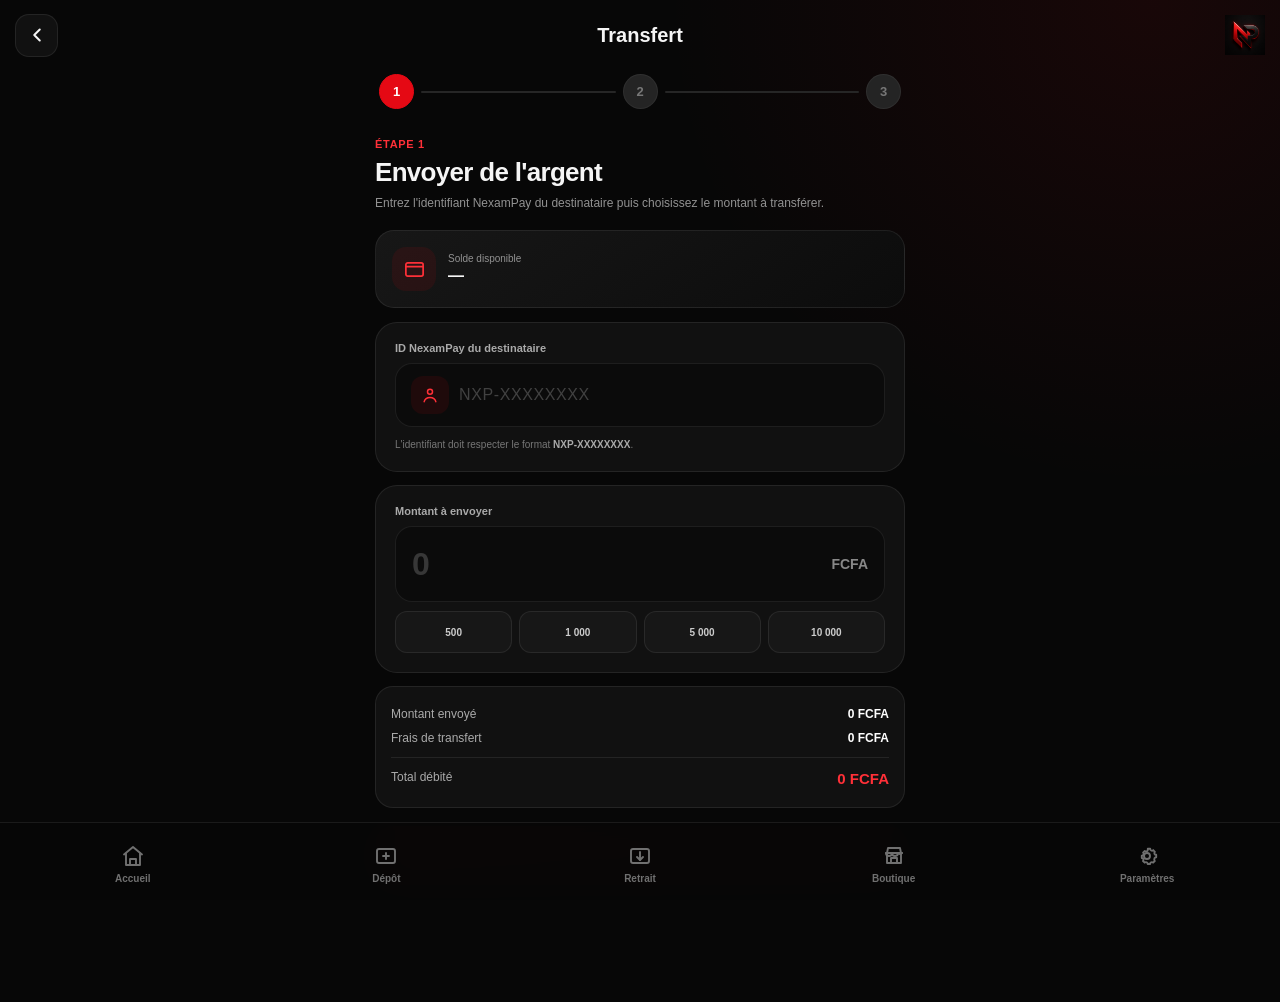
<file: transfer.html>
<!DOCTYPE html>
<html lang="fr">
<head>
    <meta charset="UTF-8">

    <meta
        name="viewport"
        content="width=device-width, initial-scale=1.0, maximum-scale=1.0, user-scalable=no"
    >

    <meta name="theme-color" content="#050505">

    <title>Transfert — NexamPay</title>

    <script src="https://telegram.org/js/telegram-web-app.js"></script>
    <script src="nexampay-core.js"></script>

    <style>
        * {
            margin: 0;
            padding: 0;
            box-sizing: border-box;
            -webkit-tap-highlight-color: transparent;
        }

        :root {
            --red: #e50914;
            --red-light: #ff3038;
            --red-dark: #a80008;
            --black: #050505;
            --bg: #080808;
            --card: #111111;
            --card-2: #171717;
            --text: #f5f5f5;
            --muted: #929292;
            --border: rgba(255,255,255,.08);
        }

        html {
            background: var(--black);
        }

        body {
            min-height: 100vh;
            overflow-x: hidden;

            background:
                radial-gradient(
                    circle at 90% 0%,
                    rgba(229,9,20,.08),
                    transparent 32%
                ),
                var(--bg);

            color: var(--text);

            font-family:
                -apple-system,
                BlinkMacSystemFont,
                "Segoe UI",
                Roboto,
                Arial,
                sans-serif;

            padding-bottom: 92px;
        }

        button,
        input {
            font: inherit;
        }

        button {
            border: 0;
            outline: 0;
            color: inherit;
            cursor: pointer;
        }

        /* =========================================
           HEADER
        ========================================= */

        .header {
            height: 70px;
            padding: 0 15px;

            display: flex;
            align-items: center;

            position: relative;
        }

        .back-button {
            width: 43px;
            height: 43px;

            border-radius: 14px;

            background: var(--card);

            border: 1px solid var(--border);

            display: flex;
            align-items: center;
            justify-content: center;
        }

        .back-button svg {
            width: 22px;
            height: 22px;
        }

        .header-title {
            position: absolute;

            left: 50%;

            transform: translateX(-50%);

            font-size: 20px;
            font-weight: 750;
        }

        .header-logo {
            width: 40px;
            height: 40px;

            object-fit: contain;

            margin-left: auto;
        }

        /* =========================================
           CONTENT
        ========================================= */

        .container {
            width: 100%;
            max-width: 560px;

            margin: auto;

            padding: 0 15px 25px;
        }

        /* =========================================
           PROGRESS
        ========================================= */

        .steps {
            display: flex;
            align-items: center;

            margin: 4px 4px 25px;
        }

        .step {
            display: flex;
            align-items: center;

            flex: 1;
        }

        .step:last-child {
            flex: 0;
        }

        .step-circle {
            width: 35px;
            height: 35px;

            min-width: 35px;

            border-radius: 50%;

            background: #242424;

            color: #777;

            display: flex;
            align-items: center;
            justify-content: center;

            font-size: 13px;
            font-weight: 750;

            border: 1px solid rgba(255,255,255,.05);
        }

        .step.active .step-circle,
        .step.completed .step-circle {
            background: var(--red);

            color: white;

            border-color: var(--red);
        }

        .step-line {
            height: 2px;

            flex: 1;

            margin: 0 7px;

            background: #262626;

            border-radius: 10px;
        }

        .step-line.active {
            background: var(--red);
        }

        /* =========================================
           HEADING
        ========================================= */

        .page-heading {
            margin-bottom: 18px;
        }

        .page-heading small {
            color: var(--red-light);

            font-size: 11px;
            font-weight: 700;

            text-transform: uppercase;

            letter-spacing: .7px;
        }

        .page-heading h1 {
            margin-top: 5px;

            font-size: 26px;
            font-weight: 800;

            letter-spacing: -.7px;
        }

        .page-heading p {
            margin-top: 6px;

            color: var(--muted);

            font-size: 12px;

            line-height: 1.5;
        }

        /* =========================================
           PANELS
        ========================================= */

        .step-panel {
            display: none;
        }

        .step-panel.active {
            display: block;

            animation: panelIn .25s ease;
        }

        @keyframes panelIn {

            from {
                opacity: 0;
                transform: translateY(7px);
            }

            to {
                opacity: 1;
                transform: translateY(0);
            }

        }

        /* =========================================
           BALANCE
        ========================================= */

        .balance-card {
            padding: 16px;

            margin-bottom: 14px;

            border-radius: 19px;

            background:
                linear-gradient(
                    145deg,
                    #171717,
                    #0c0c0c
                );

            border: 1px solid var(--border);

            display: flex;
            align-items: center;

            gap: 12px;
        }

        .balance-icon {
            width: 44px;
            height: 44px;

            min-width: 44px;

            border-radius: 14px;

            display: flex;
            align-items: center;
            justify-content: center;

            background:
                rgba(229,9,20,.09);

            color: var(--red-light);
        }

        .balance-icon svg {
            width: 23px;
            height: 23px;
        }

        .balance-label {
            color: var(--muted);

            font-size: 10px;
        }

        .balance-value {
            margin-top: 3px;

            font-size: 16px;

            font-weight: 750;
        }

        /* =========================================
           DESTINATAIRE
        ========================================= */

        .field-card {
            padding: 19px;

            border-radius: 22px;

            background: var(--card);

            border: 1px solid var(--border);
        }

        .field-label {
            display: block;

            margin-bottom: 9px;

            color: #aaa;

            font-size: 11px;

            font-weight: 650;
        }

        .input-box {
            min-height: 64px;

            padding: 0 15px;

            border-radius: 17px;

            background: #0b0b0b;

            border: 1px solid var(--border);

            display: flex;
            align-items: center;

            gap: 10px;

            transition:
                border-color .2s ease,
                box-shadow .2s ease;
        }

        .input-box:focus-within {
            border-color:
                rgba(229,9,20,.45);

            box-shadow:
                0 0 0 3px
                rgba(229,9,20,.07);
        }

        .input-icon {
            width: 38px;
            height: 38px;

            min-width: 38px;

            border-radius: 12px;

            display: flex;
            align-items: center;
            justify-content: center;

            background:
                rgba(229,9,20,.09);

            color: var(--red-light);
        }

        .input-icon svg {
            width: 20px;
            height: 20px;
        }

        .text-input {
            width: 100%;

            min-width: 0;

            border: 0;
            outline: 0;

            background: transparent;

            color: white;

            font-size: 16px;

            font-weight: 700;

            letter-spacing: .6px;

            text-transform: uppercase;
        }

        .text-input::placeholder {
            color: #414141;

            font-weight: 500;
        }

        .format-info {
            margin-top: 10px;

            color: #777;

            font-size: 10px;

            line-height: 1.5;
        }

        .format-info strong {
            color: #aaa;
        }

        /* =========================================
           AMOUNT
        ========================================= */

        .amount-card {
            margin-top: 13px;

            padding: 19px;

            border-radius: 22px;

            background: var(--card);

            border: 1px solid var(--border);
        }

        .amount-input-box {
            display: flex;

            align-items: center;

            gap: 8px;

            min-height: 76px;

            padding: 0 16px;

            border-radius: 17px;

            background: #0b0b0b;

            border: 1px solid var(--border);
        }

        .amount-input {
            width: 100%;

            min-width: 0;

            border: 0;
            outline: 0;

            background: transparent;

            color: white;

            font-size: 32px;

            font-weight: 800;
        }

        .amount-input::placeholder {
            color: #373737;
        }

        .amount-currency {
            color: #888;

            font-size: 14px;

            font-weight: 700;
        }

        .quick-amounts {
            display: grid;

            grid-template-columns:
                repeat(4, 1fr);

            gap: 7px;

            margin-top: 9px;
        }

        .quick-amount {
            min-height: 42px;

            border-radius: 12px;

            background: var(--card-2);

            border: 1px solid var(--border);

            color: #ccc;

            font-size: 10px;

            font-weight: 650;
        }

        .quick-amount.active {
            background:
                rgba(229,9,20,.10);

            border-color:
                rgba(229,9,20,.45);

            color: white;
        }

        /* =========================================
           FEES
        ========================================= */

        .fee-card {
            margin-top: 13px;

            padding: 15px;

            border-radius: 18px;

            background: var(--card);

            border: 1px solid var(--border);
        }

        .summary-row {
            display: flex;

            justify-content: space-between;

            gap: 15px;

            padding: 5px 0;

            color: #aaa;

            font-size: 12px;
        }

        .summary-row strong {
            color: white;

            font-weight: 650;
        }

        .summary-row.total {
            margin-top: 7px;

            padding-top: 12px;

            border-top:
                1px solid var(--border);
        }

        .summary-row.total strong {
            color: var(--red-light);

            font-size: 15px;
        }

        /* =========================================
           CONFIRMATION
        ========================================= */

        .confirmation-card {
            border-radius: 22px;

            background: var(--card);

            border: 1px solid var(--border);

            overflow: hidden;
        }

        .confirmation-header {
            padding: 20px;

            display: flex;
            align-items: center;

            gap: 13px;

            border-bottom:
                1px solid var(--border);
        }

        .transfer-icon-large {
            width: 52px;
            height: 52px;

            min-width: 52px;

            border-radius: 16px;

            display: flex;
            align-items: center;
            justify-content: center;

            background:
                rgba(229,9,20,.10);

            color: var(--red-light);
        }

        .transfer-icon-large svg {
            width: 27px;
            height: 27px;
        }

        .confirmation-title {
            font-size: 16px;

            font-weight: 750;
        }

        .confirmation-subtitle {
            margin-top: 4px;

            color: var(--muted);

            font-size: 11px;
        }

        .confirmation-body {
            padding: 17px 20px;
        }

        .confirm-row {
            display: flex;

            justify-content: space-between;

            gap: 15px;

            padding: 9px 0;

            color: #a2a2a2;

            font-size: 12px;
        }

        .confirm-row strong {
            color: white;

            font-weight: 650;

            text-align: right;

            word-break: break-word;
        }

        .confirm-row.total {
            margin-top: 6px;

            padding-top: 14px;

            border-top:
                1px solid var(--border);
        }

        .confirm-row.total strong {
            color: var(--red-light);

            font-size: 17px;
        }

        /* =========================================
           BUTTONS
        ========================================= */

        .primary-button {
            width: 100%;

            min-height: 59px;

            margin-top: 18px;

            border-radius: 18px;

            background:
                linear-gradient(
                    135deg,
                    var(--red-light),
                    var(--red-dark)
                );

            color: white;

            display: flex;
            align-items: center;
            justify-content: center;

            gap: 9px;

            font-size: 15px;

            font-weight: 750;

            box-shadow:
                0 12px 30px
                rgba(229,9,20,.17);
        }

        .primary-button:disabled {
            opacity: .4;

            box-shadow: none;
        }

        .primary-button svg {
            width: 22px;
            height: 22px;
        }

        .secondary-button {
            width: 100%;

            min-height: 52px;

            margin-top: 10px;

            border-radius: 16px;

            background: var(--card);

            border: 1px solid var(--border);

            color: #aaa;

            font-size: 13px;

            font-weight: 650;
        }

        /* =========================================
           RESULT
        ========================================= */

        #resultScreen {
            position: fixed;

            inset: 0;

            z-index: 500;

            display: none;

            align-items: center;
            justify-content: center;

            padding: 25px;

            background:
                radial-gradient(
                    circle at 50% 30%,
                    rgba(229,9,20,.12),
                    transparent 35%
                ),
                #050505;
        }

        #resultScreen.active {
            display: flex;

            animation: fadeIn .3s ease;
        }

        @keyframes fadeIn {

            from {
                opacity: 0;
            }

            to {
                opacity: 1;
            }

        }

        .result-content {
            width: 100%;

            max-width: 390px;

            text-align: center;
        }

        .result-logo {
            width: 88px;
            height: 88px;

            object-fit: contain;

            margin-bottom: 24px;

            filter:
                drop-shadow(
                    0 0 28px
                    rgba(229,9,20,.25)
                );
        }

        .result-icon {
            width: 74px;
            height: 74px;

            margin: 0 auto 20px;

            border-radius: 25px;

            display: flex;
            align-items: center;
            justify-content: center;

            background:
                rgba(229,9,20,.09);

            color: var(--red-light);
        }

        .result-icon svg {
            width: 37px;
            height: 37px;
        }

        .result-title {
            font-size: 25px;

            font-weight: 800;
        }

        .result-description {
            margin-top: 9px;

            color: var(--muted);

            font-size: 12px;

            line-height: 1.6;
        }

        .result-reference {
            margin-top: 22px;

            padding: 15px;

            border-radius: 17px;

            background: var(--card);

            border: 1px solid var(--border);
        }

        .result-reference-label {
            color: var(--muted);

            font-size: 10px;
        }

        .result-reference-value {
            margin-top: 5px;

            font-size: 14px;

            font-weight: 700;
        }

        /* =========================================
           NAVIGATION
        ========================================= */

        .bottom-nav {
            position: fixed;

            z-index: 100;

            left: 0;
            right: 0;
            bottom: 0;

            min-height: 78px;

            padding:
                5px 6px
                env(safe-area-inset-bottom);

            display: flex;

            align-items: center;

            background:
                rgba(7,7,7,.97);

            border-top:
                1px solid var(--border);

            backdrop-filter: blur(18px);
        }

        .nav-item {
            flex: 1;

            height: 67px;

            background: transparent;

            color: #707070;

            display: flex;

            flex-direction: column;

            align-items: center;
            justify-content: center;

            gap: 5px;

            font-size: 10px;

            font-weight: 550;
        }

        .nav-item svg {
            width: 24px;
            height: 24px;
        }

        .nav-item.active {
            color: var(--red);
        }

        .nav-item.active svg {
            stroke-width: 2.5;
        }

        /* =========================================
           TOAST
        ========================================= */

        .toast {
            position: fixed;

            z-index: 700;

            left: 50%;

            bottom: 92px;

            transform:
                translate(-50%,15px);

            opacity: 0;

            pointer-events: none;

            padding: 11px 16px;

            border-radius: 12px;

            background: #202020;

            border: 1px solid var(--border);

            color: white;

            font-size: 12px;

            white-space: nowrap;

            transition: .25s ease;
        }

        .toast.show {
            opacity: 1;

            transform:
                translate(-50%,0);
        }

        @media (max-width: 360px) {

            .container {
                padding-left: 12px;
                padding-right: 12px;
            }

            .amount-input {
                font-size: 29px;
            }

            .step-circle {
                width: 32px;
                height: 32px;

                min-width: 32px;
            }

        }
    </style>
</head>


<body>


    <!-- =========================================
         HEADER
    ========================================== -->

    <header class="header">

        <button
            id="backButton"
            class="back-button"
            aria-label="Retour">

            <svg viewBox="0 0 24 24"
                 fill="none"
                 stroke="currentColor"
                 stroke-width="2.2"
                 stroke-linecap="round"
                 stroke-linejoin="round">

                <path d="M15 18l-6-6 6-6"/>

            </svg>

        </button>


        <h1 class="header-title">
            Transfert
        </h1>


        <img
            src="logo.png"
            alt="NexamPay"
            class="header-logo"
        >

    </header>


    <main class="container">


        <!-- =====================================
             PROGRESSION
        ====================================== -->

        <div class="steps">

            <div
                id="stepIndicator1"
                class="step active">

                <div class="step-circle">
                    1
                </div>

                <div
                    id="line1"
                    class="step-line">
                </div>

            </div>


            <div
                id="stepIndicator2"
                class="step">

                <div class="step-circle">
                    2
                </div>

                <div
                    id="line2"
                    class="step-line">
                </div>

            </div>


            <div
                id="stepIndicator3"
                class="step">

                <div class="step-circle">
                    3
                </div>

            </div>

        </div>


        <!-- =====================================
             ÉTAPE 1
        ====================================== -->

        <section
            id="step1"
            class="step-panel active">


            <div class="page-heading">

                <small>
                    Étape 1
                </small>

                <h1>
                    Envoyer de l'argent
                </h1>

                <p>
                    Entrez l'identifiant NexamPay
                    du destinataire puis choisissez
                    le montant à transférer.
                </p>

            </div>


            <!-- SOLDE -->

            <div class="balance-card">

                <div class="balance-icon">

                    <svg viewBox="0 0 24 24"
                         fill="none"
                         stroke="currentColor"
                         stroke-width="1.8"
                         stroke-linecap="round"
                         stroke-linejoin="round">

                        <rect x="3"
                              y="5"
                              width="18"
                              height="14"
                              rx="2"/>

                        <path d="M3 9h18"/>

                    </svg>

                </div>


                <div>

                    <div class="balance-label">
                        Solde disponible
                    </div>

                    <div
                        id="availableBalance"
                        class="balance-value">

                        —

                    </div>

                </div>

            </div>


            <!-- ID DESTINATAIRE -->

            <div class="field-card">

                <label
                    class="field-label"
                    for="recipientInput">

                    ID NexamPay du destinataire

                </label>


                <div class="input-box">

                    <div class="input-icon">

                        <svg viewBox="0 0 24 24"
                             fill="none"
                             stroke="currentColor"
                             stroke-width="1.8"
                             stroke-linecap="round"
                             stroke-linejoin="round">

                            <circle cx="12"
                                    cy="8"
                                    r="3"/>

                            <path d="M5 20c.8-3.2 3.1-5 7-5s6.2 1.8 7 5"/>

                        </svg>

                    </div>


                    <input
                        id="recipientInput"
                        class="text-input"
                        type="text"
                        inputmode="text"
                        autocomplete="off"
                        maxlength="12"
                        placeholder="NXP-XXXXXXXX"
                    >

                </div>


                <p class="format-info">
                    L'identifiant doit respecter le format
                    <strong>NXP-XXXXXXXX</strong>.
                </p>

            </div>


            <!-- MONTANT -->

            <div class="amount-card">

                <label
                    class="field-label"
                    for="amountInput">

                    Montant à envoyer

                </label>


                <div class="amount-input-box">

                    <input
                        id="amountInput"
                        class="amount-input"
                        type="number"
                        inputmode="decimal"
                        min="1"
                        placeholder="0"
                        autocomplete="off"
                    >

                    <span class="amount-currency">
                        FCFA
                    </span>

                </div>


                <div class="quick-amounts">

                    <button
                        class="quick-amount"
                        data-amount="500">
                        500
                    </button>

                    <button
                        class="quick-amount"
                        data-amount="1000">
                        1 000
                    </button>

                    <button
                        class="quick-amount"
                        data-amount="5000">
                        5 000
                    </button>

                    <button
                        class="quick-amount"
                        data-amount="10000">
                        10 000
                    </button>

                </div>

            </div>


            <!-- FRAIS -->

            <div class="fee-card">

                <div class="summary-row">

                    <span>
                        Montant envoyé
                    </span>

                    <strong id="amountSummary">
                        0 FCFA
                    </strong>

                </div>


                <div class="summary-row">

                    <span>
                        Frais de transfert
                    </span>

                    <strong id="feeSummary">
                        0 FCFA
                    </strong>

                </div>


                <div class="summary-row total">

                    <span>
                        Total débité
                    </span>

                    <strong id="totalSummary">
                        0 FCFA
                    </strong>

                </div>

            </div>


            <button
                id="continueButton"
                class="primary-button"
                disabled>

                Continuer

                <svg viewBox="0 0 24 24"
                     fill="none"
                     stroke="currentColor"
                     stroke-width="2"
                     stroke-linecap="round"
                     stroke-linejoin="round">

                    <path d="M9 18l6-6-6-6"/>

                </svg>

            </button>

        </section>


        <!-- =====================================
             ÉTAPE 2
        ====================================== -->

        <section
            id="step2"
            class="step-panel">


            <div class="page-heading">

                <small>
                    Étape 2
                </small>

                <h1>
                    Vérification
                </h1>

                <p>
                    Vérifiez les informations du transfert
                    avant de poursuivre.
                </p>

            </div>


            <div class="confirmation-card">

                <div class="confirmation-header">

                    <div class="transfer-icon-large">

                        <svg viewBox="0 0 24 24"
                             fill="none"
                             stroke="currentColor"
                             stroke-width="1.8"
                             stroke-linecap="round"
                             stroke-linejoin="round">

                            <path d="M7 7h11"/>
                            <path d="M14 4l4 3-4 3"/>

                            <path d="M17 17H6"/>
                            <path d="M10 14l-4 3 4 3"/>

                        </svg>

                    </div>


                    <div>

                        <div class="confirmation-title">
                            Transfert NexamPay
                        </div>

                        <div class="confirmation-subtitle">
                            Vérification des informations
                        </div>

                    </div>

                </div>


                <div class="confirmation-body">

                    <div class="confirm-row">

                        <span>
                            Destinataire
                        </span>

                        <strong
                            id="confirmRecipient">
                            —
                        </strong>

                    </div>


                    <div class="confirm-row">

                        <span>
                            Montant
                        </span>

                        <strong
                            id="confirmAmount">
                            —
                        </strong>

                    </div>


                    <div class="confirm-row">

                        <span>
                            Frais
                        </span>

                        <strong
                            id="confirmFee">
                            —
                        </strong>

                    </div>


                    <div class="confirm-row total">

                        <span>
                            Total débité
                        </span>

                        <strong
                            id="confirmTotal">
                            —
                        </strong>

                    </div>

                </div>

            </div>


            <button
                id="continueConfirmation"
                class="primary-button">

                Continuer

                <svg viewBox="0 0 24 24"
                     fill="none"
                     stroke="currentColor"
                     stroke-width="2"
                     stroke-linecap="round"
                     stroke-linejoin="round">

                    <path d="M9 18l6-6-6-6"/>

                </svg>

            </button>


            <button
                id="backToTransfer"
                class="secondary-button">

                Modifier les informations

            </button>

        </section>


        <!-- =====================================
             ÉTAPE 3
        ====================================== -->

        <section
            id="step3"
            class="step-panel">


            <div class="page-heading">

                <small>
                    Étape 3
                </small>

                <h1>
                    Confirmation finale
                </h1>

                <p>
                    Vérifiez une dernière fois le montant
                    avant d'envoyer le transfert.
                </p>

            </div>


            <div class="confirmation-card">

                <div class="confirmation-header">

                    <div class="transfer-icon-large">

                        <svg viewBox="0 0 24 24"
                             fill="none"
                             stroke="currentColor"
                             stroke-width="1.8"
                             stroke-linecap="round"
                             stroke-linejoin="round">

                            <path d="M5 12h14"/>

                            <path d="M13 6l6 6-6 6"/>

                        </svg>

                    </div>


                    <div>

                        <div class="confirmation-title">
                            Prêt à envoyer
                        </div>

                        <div class="confirmation-subtitle">
                            Aucun PIN ne sera demandé
                        </div>

                    </div>

                </div>


                <div class="confirmation-body">

                    <div class="confirm-row">

                        <span>
                            ID destinataire
                        </span>

                        <strong
                            id="finalRecipient">
                            —
                        </strong>

                    </div>


                    <div class="confirm-row">

                        <span>
                            Montant envoyé
                        </span>

                        <strong
                            id="finalAmount">
                            —
                        </strong>

                    </div>


                    <div class="confirm-row">

                        <span>
                            Frais de transfert
                        </span>

                        <strong
                            id="finalFee">
                            —
                        </strong>

                    </div>


                    <div class="confirm-row total">

                        <span>
                            Total débité
                        </span>

                        <strong
                            id="finalTotal">
                            —
                        </strong>

                    </div>

                </div>

            </div>


            <button
                id="sendTransfer"
                class="primary-button">

                Envoyer le transfert

                <svg viewBox="0 0 24 24"
                     fill="none"
                     stroke="currentColor"
                     stroke-width="1.8"
                     stroke-linecap="round"
                     stroke-linejoin="round">

                    <path d="M22 2L11 13"/>

                    <path d="M22 2l-7 20-4-9-9-4z"/>

                </svg>

            </button>


            <button
                id="backToVerification"
                class="secondary-button">

                Modifier les informations

            </button>

        </section>

    </main>


    <!-- =========================================
         RÉSULTAT
    ========================================== -->

    <section id="resultScreen">

        <div class="result-content">

            <img
                src="logo.png"
                alt="NexamPay"
                class="result-logo"
            >


            <div class="result-icon">

                <svg
                    id="resultIcon"
                    viewBox="0 0 24 24"
                    fill="none"
                    stroke="currentColor"
                    stroke-width="1.8"
                    stroke-linecap="round"
                    stroke-linejoin="round">

                    <path d="M5 12l4 4L19 6"/>

                </svg>

            </div>


            <h2
                id="resultTitle"
                class="result-title">

                Transfert envoyé

            </h2>


            <p
                id="resultDescription"
                class="result-description">

                Votre transfert a été traité
                par NexamPay.

            </p>


            <div class="result-reference">

                <div class="result-reference-label">
                    Référence
                </div>

                <div
                    id="resultReference"
                    class="result-reference-value">

                    —

                </div>

            </div>

        </div>

    </section>


    <!-- =========================================
         NAVIGATION
    ========================================== -->

    <nav class="bottom-nav">


        <!-- ACCUEIL -->

        <button
            id="homeNav"
            class="nav-item">

            <svg viewBox="0 0 24 24"
                 fill="none"
                 stroke="currentColor"
                 stroke-width="1.9"
                 stroke-linecap="round"
                 stroke-linejoin="round">

                <path d="M3 10.5L12 3l9 7.5"/>

                <path d="M5 9.5V21h14V9.5"/>

                <path d="M9 21v-6h6v6"/>

            </svg>

            <span>
                Accueil
            </span>

        </button>


        <!-- DÉPÔT -->

        <button
            id="depositNav"
            class="nav-item">

            <svg viewBox="0 0 24 24"
                 fill="none"
                 stroke="currentColor"
                 stroke-width="1.9"
                 stroke-linecap="round"
                 stroke-linejoin="round">

                <rect x="3"
                      y="5"
                      width="18"
                      height="14"
                      rx="2"/>

                <path d="M12 9v6"/>

                <path d="M9 12h6"/>

            </svg>

            <span>
                Dépôt
            </span>

        </button>


        <!-- RETRAIT -->

        <button
            id="withdrawNav"
            class="nav-item">

            <svg viewBox="0 0 24 24"
                 fill="none"
                 stroke="currentColor"
                 stroke-width="1.9"
                 stroke-linecap="round"
                 stroke-linejoin="round">

                <rect x="3"
                      y="5"
                      width="18"
                      height="14"
                      rx="2"/>

                <path d="M12 8v8"/>

                <path d="M9 13l3 3 3-3"/>

            </svg>

            <span>
                Retrait
            </span>

        </button>


        <!-- BOUTIQUE -->

        <button
            id="shopNav"
            class="nav-item">

            <svg viewBox="0 0 24 24"
                 fill="none"
                 stroke="currentColor"
                 stroke-width="1.9"
                 stroke-linecap="round"
                 stroke-linejoin="round">

                <path d="M4 9h16"/>

                <path d="M5 9l1-5h12l1 5"/>

                <path d="M5 9v10h14V9"/>

                <path d="M9 19v-5h6v5"/>

                <path d="M4 9a3 3 0 0 0 6 0"/>

                <path d="M10 9a3 3 0 0 0 6 0"/>

                <path d="M16 9a3 3 0 0 0 4 0"/>

            </svg>

            <span>
                Boutique
            </span>

        </button>


        <!-- PARAMÈTRES -->

        <button
            id="settingsNav"
            class="nav-item">

            <svg viewBox="0 0 24 24"
                 fill="none"
                 stroke="currentColor"
                 stroke-width="1.9"
                 stroke-linecap="round"
                 stroke-linejoin="round">

                <circle cx="12"
                        cy="12"
                        r="3"/>

                <path d="M19.4 15a1.7 1.7 0 0 0 .3 1.9l.1.1-1.7 1.7-.1-.1a1.7 1.7 0 0 0-1.9-.3 1.7 1.7 0 0 0-1 1.6v.1h-2.4v-.1a1.7 1.7 0 0 0-1-1.6 1.7 1.7 0 0 0-1.9.3l-.1.1-1.7-1.7.1-.1a1.7 1.7 0 0 0 .3-1.9 1.7 1.7 0 0 0-1.6-1H6.8v-2.4h.1a1.7 1.7 0 0 0 1.6-1 1.7 1.7 0 0 0-.3-1.9l-.1-.1 1.7-1.7.1.1a1.7 1.7 0 0 0 1.9.3 1.7 1.7 0 0 0 1-1.6V4.8h2.4v.1a1.7 1.7 0 0 0 1 1.6 1.7 1.7 0 0 0 1.9-.3l.1-.1 1.7 1.7-.1.1a1.7 1.7 0 0 0-.3 1.9 1.7 1.7 0 0 0 1.6 1h.1v2.4h-.1a1.7 1.7 0 0 0-1.6 1z"/>

            </svg>

            <span>
                Paramètres
            </span>

        </button>

    </nav>


    <div
        id="toast"
        class="toast">
    </div>


    <script>

        /* =========================================
           TELEGRAM
        ========================================= */

        const tg =
            window.Telegram?.WebApp || null;

        if (tg) {
            tg.ready();
            tg.expand();
        }


        /* =========================================
           ÉTAT DU TRANSFERT
        ========================================= */

        const transferState = {

            step: 1,

            balance: null,

            recipient: "",

            amount: 0,

            fee: 0,

            total: 0,

            reference: null

        };


        /* =========================================
           FRAIS DE TRANSFERT
           
           Règle : 3 %
        ========================================= */

        function calculateTransferFee(amount) {

            if (
                !Number.isFinite(amount) ||
                amount <= 0
            ) {
                return 0;
            }

            return Math.ceil(
                amount * 0.03
            );

        }


        /* =========================================
           VALIDATION ID NEXAMPAY
           
           NXP- + 8 chiffres
        ========================================= */

        function isValidNexamPayId(value) {

            return /^NXP-\d{8}$/.test(
                value
            );

        }


        /* =========================================
           ÉLÉMENTS
        ========================================= */

        const recipientInput =
            document.getElementById(
                "recipientInput"
            );


        const amountInput =
            document.getElementById(
                "amountInput"
            );


        const continueButton =
            document.getElementById(
                "continueButton"
            );


        /* =========================================
           FORMAT ID
        ========================================= */

        recipientInput.addEventListener(
            "input",
            () => {

                let value =
                    recipientInput.value
                        .toUpperCase()
                        .replace(
                            /[^A-Z0-9-]/g,
                            ""
                        );


                if (
                    value.startsWith("NXP") &&
                    !value.startsWith("NXP-")
                ) {

                    value =
                        value.replace(
                            /^NXP/,
                            "NXP-"
                        );

                }


                recipientInput.value =
                    value;


                updateContinueButton();

            }
        );


        /* =========================================
           MONTANT
        ========================================= */

        function updateAmountSummary() {

            const amount =
                Number(
                    amountInput.value
                ) || 0;


            transferState.amount =
                amount;


            transferState.fee =
                calculateTransferFee(
                    amount
                );


            transferState.total =
                amount +
                transferState.fee;


            document.getElementById(
                "amountSummary"
            ).textContent =
                `${amount.toLocaleString("fr-FR")} ${transferState.currency || "FCFA"}`;


            document.getElementById(
                "feeSummary"
            ).textContent =
                `${transferState.fee.toLocaleString("fr-FR")} ${transferState.currency || "FCFA"}`;


            document.getElementById(
                "totalSummary"
            ).textContent =
                `${transferState.total.toLocaleString("fr-FR")} ${transferState.currency || "FCFA"}`;


            document
                .querySelectorAll(
                    ".quick-amount"
                )
                .forEach(button => {

                    button.classList.toggle(
                        "active",
                        Number(
                            button.dataset.amount
                        ) === amount
                    );

                });


            updateContinueButton();

        }


        amountInput.addEventListener(
            "input",
            updateAmountSummary
        );


        document
            .querySelectorAll(
                ".quick-amount"
            )
            .forEach(button => {

                button.addEventListener(
                    "click",
                    () => {

                        amountInput.value =
                            button.dataset.amount;

                        updateAmountSummary();

                    }
                );

            });


        /* =========================================
           BOUTON CONTINUER
        ========================================= */

        function updateContinueButton() {

            const validRecipient =
                isValidNexamPayId(
                    recipientInput.value
                );


            const validAmount =
                transferState.amount > 0;


            const sufficientBalance =
                transferState.balance === null ||
                transferState.total <=
                transferState.balance;


            continueButton.disabled =
                !validRecipient ||
                !validAmount ||
                !sufficientBalance;

        }


        /* =========================================
           ÉTAPES
        ========================================= */

        function showStep(step) {

            transferState.step =
                step;


            document
                .querySelectorAll(
                    ".step-panel"
                )
                .forEach(panel => {

                    panel.classList.remove(
                        "active"
                    );

                });


            document.getElementById(
                `step${step}`
            ).classList.add(
                "active"
            );


            for (let i = 1; i <= 3; i++) {

                const indicator =
                    document.getElementById(
                        `stepIndicator${i}`
                    );


                indicator.classList.toggle(
                    "active",
                    i === step
                );


                indicator.classList.toggle(
                    "completed",
                    i < step
                );

            }


            document.getElementById(
                "line1"
            ).classList.toggle(
                "active",
                step >= 2
            );


            document.getElementById(
                "line2"
            ).classList.toggle(
                "active",
                step >= 3
            );

        }


        /* =========================================
           ÉTAPE 1 → 2
        ========================================= */

        continueButton.addEventListener(
            "click",
            () => {

                transferState.recipient =
                    recipientInput.value;


                if (
                    !isValidNexamPayId(
                        transferState.recipient
                    )
                ) {

                    showToast(
                        "ID NexamPay invalide"
                    );

                    return;

                }


                if (
                    transferState.amount <= 0
                ) {

                    showToast(
                        "Entrez un montant valide"
                    );

                    return;

                }


                if (
                    transferState.balance !== null &&
                    transferState.total >
                    transferState.balance
                ) {

                    showToast(
                        "Solde insuffisant"
                    );

                    return;

                }


                prepareVerification();

                showStep(2);

            }
        );


        /* =========================================
           VÉRIFICATION
           
           Aucun nom/photo/compte destinataire.
        ========================================= */

        function prepareVerification() {

            document.getElementById(
                "confirmRecipient"
            ).textContent =
                transferState.recipient;


            document.getElementById(
                "confirmAmount"
            ).textContent =
                `${transferState.amount.toLocaleString("fr-FR")} FCFA`;


            document.getElementById(
                "confirmFee"
            ).textContent =
                `${transferState.fee.toLocaleString("fr-FR")} ${transferState.currency || "FCFA"}`;


            document.getElementById(
                "confirmTotal"
            ).textContent =
                `${transferState.total.toLocaleString("fr-FR")} ${transferState.currency || "FCFA"}`;

        }


        /* =========================================
           ÉTAPE 2 → 3
        ========================================= */

        document
            .getElementById("continueConfirmation")
            .addEventListener(
                "click",
                () => {

                    prepareFinalConfirmation();

                    showStep(3);

                }
            );


        /* =========================================
           CONFIRMATION FINALE
        ========================================= */

        function prepareFinalConfirmation() {

            document.getElementById(
                "finalRecipient"
            ).textContent =
                transferState.recipient;


            document.getElementById(
                "finalAmount"
            ).textContent =
                `${transferState.amount.toLocaleString("fr-FR")} FCFA`;


            document.getElementById(
                "finalFee"
            ).textContent =
                `${transferState.fee.toLocaleString("fr-FR")} ${transferState.currency || "FCFA"}`;


            document.getElementById(
                "finalTotal"
            ).textContent =
                `${transferState.total.toLocaleString("fr-FR")} ${transferState.currency || "FCFA"}`;

        }


        /* =========================================
           RETOUR
        ========================================= */

        document
            .getElementById("backToTransfer")
            .addEventListener(
                "click",
                () => {

                    showStep(1);

                }
            );


        document
            .getElementById("backToVerification")
            .addEventListener(
                "click",
                () => {

                    showStep(2);

                }
            );


        /* =========================================
           ENVOYER LE TRANSFERT
        ========================================= */

        document
            .getElementById("sendTransfer")
            .addEventListener(
                "click",
                async () => {

                    const button =
                        document.getElementById(
                            "sendTransfer"
                        );


                    button.disabled =
                        true;


                    try {

                        const response =
                            await fetch(
                                "/api/wallet/transfer",
                                {
                                    method: "POST",

                                    headers: {
                                        "Content-Type":
                                            "application/json"
                                    },

                                    body:
                                        JSON.stringify({

                                            recipient_nexampay_id:
                                                transferState.recipient,

                                            amount:
                                                transferState.amount,

                                            currency:
                                                transferState.currency || "FCFA",

                                            telegram_init_data:
                                                tg?.initData || ""

                                        })
                                }
                            );


                        if (!response.ok) {
                            throw new Error(
                                "transfer_failed"
                            );
                        }


                        const result =
                            await response.json();


                        transferState.reference =
                            result.transaction_id ||
                            result.reference ||
                            "—";


                        showTransferResult(
                            result
                        );


                    } catch (error) {

                        button.disabled =
                            false;


                        showToast(
                            "Impossible d'effectuer le transfert"
                        );

                    }

                }
            );


        /* =========================================
           RÉSULTAT
        ========================================= */

        function showTransferResult(result) {

            const screen =
                document.getElementById(
                    "resultScreen"
                );


            const title =
                document.getElementById(
                    "resultTitle"
                );


            const description =
                document.getElementById(
                    "resultDescription"
                );


            const reference =
                document.getElementById(
                    "resultReference"
                );


            const icon =
                document.getElementById(
                    "resultIcon"
                );


            const status =
                String(
                    result.status || ""
                ).toLowerCase();


            reference.textContent =
                transferState.reference;


            if (
                status === "pending" ||
                status === "processing"
            ) {

                title.textContent =
                    "Transfert en attente";


                description.textContent =
                    "Votre demande de transfert a été reçue et est en cours de traitement.";


                icon.innerHTML =
                    `
                    <circle
                        cx="12"
                        cy="12"
                        r="9"/>

                    <path
                        d="M12 7v5l3 2"/>
                    `;

            } else {

                title.textContent =
                    "Transfert envoyé";


                description.textContent =
                    "Votre transfert a été traité par NexamPay.";

            }


            screen.classList.add(
                "active"
            );

        }


        /* =========================================
           CHARGER LE SOLDE
        ========================================= */

        async function loadBalance() {

            try {

                const response =
                    await fetch(
                        "/api/wallet/balance",
                        {
                            headers: {
                                "Authorization":
                                    `Telegram ${tg?.initData || ""}`
                            }
                        }
                    );


                if (!response.ok) {
                    throw new Error(
                        "balance_failed"
                    );
                }


                const data =
                    await response.json();


                const wallet = data?.wallet || data || {};
                transferState.balance = Number(wallet.balance ?? data.balance ?? 0);
                transferState.currency = String(
                    wallet.currency_code || wallet.currency || data.currency_code || data.currency || transferState.currency || "FCFA"
                );

                document.getElementById(
                    "availableBalance"
                ).textContent =
                    `${transferState.balance.toLocaleString("fr-FR")} ${transferState.currency}`;


                updateContinueButton();

            } catch (error) {

                document.getElementById(
                    "availableBalance"
                ).textContent =
                    "—";

            }

        }


        /* =========================================
           TOAST
        ========================================= */

        function showToast(message) {

            const toast =
                document.getElementById(
                    "toast"
                );


            toast.textContent =
                message;


            toast.classList.add(
                "show"
            );


            clearTimeout(
                window.transferToast
            );


            window.transferToast =
                setTimeout(
                    () => {

                        toast.classList.remove(
                            "show"
                        );

                    },
                    2200
                );

        }


        /* =========================================
           NAVIGATION
        ========================================= */

        document
            .getElementById("backButton")
            .addEventListener(
                "click",
                () => {

                    window.location.href =
                        "index.html";

                }
            );


        document
            .getElementById("homeNav")
            .addEventListener(
                "click",
                () => {

                    window.location.href =
                        "index.html";

                }
            );


        document
            .getElementById("depositNav")
            .addEventListener(
                "click",
                () => {

                    window.location.href =
                        "deposit.html";

                }
            );


        document
            .getElementById("withdrawNav")
            .addEventListener(
                "click",
                () => {

                    window.location.href =
                        "withdraw.html";

                }
            );


        document
            .getElementById("shopNav")
            .addEventListener(
                "click",
                () => {

                    window.location.href =
                        "shop.html";

                }
            );


        document
            .getElementById("settingsNav")
            .addEventListener(
                "click",
                () => {

                    window.location.href =
                        "settings.html";

                }
            );


        /* =========================================
           API PUBLIQUE
        ========================================= */

        window.NexamPay =
            window.NexamPay || {};

        window.NexamPay.transfer =
            transferState;


        /* =========================================
           INITIALISATION
        ========================================= */

        updateAmountSummary();

        showStep(1);

        loadBalance();

    </script>

</body>
</html>
</file>
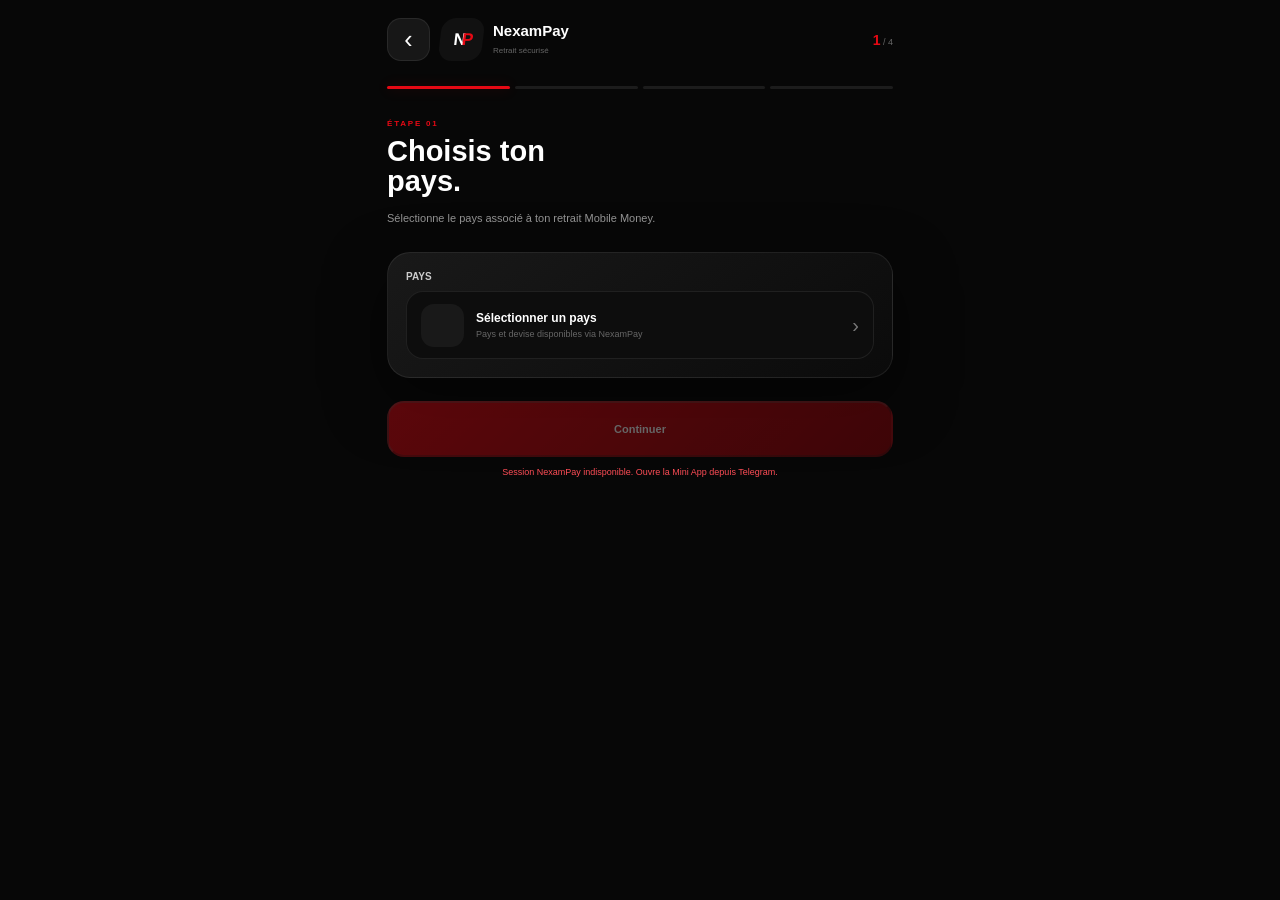
<file: withdraw.html>
<!DOCTYPE html>
<html lang="fr">
<head>
<meta charset="UTF-8">
<meta name="viewport" content="width=device-width,initial-scale=1,maximum-scale=1,user-scalable=no">
<meta name="theme-color" content="#050505">
<title>Retrait — NexamPay</title>
<script src="https://telegram.org/js/telegram-web-app.js"></script>
    <script src="config.js"></script>
    <script src="nexampay-core.js"></script>
<style>
:root{--red:#e50914;--red2:#ff2934;--dark:#050505;--panel:#111;--border:rgba(255,255,255,.08);--muted:#777}
*{box-sizing:border-box;margin:0;padding:0;-webkit-tap-highlight-color:transparent}
html,body{min-height:100%;background:var(--dark);color:#fff;font-family:Inter,-apple-system,BlinkMacSystemFont,"Segoe UI",Arial,sans-serif}
body{overflow-x:hidden}.app{max-width:540px;min-height:100vh;margin:auto;padding:18px 17px 35px}
.top{display:flex;align-items:center;justify-content:space-between;margin-bottom:25px}.brand{display:flex;align-items:center;gap:10px}
.back,.close{display:flex;align-items:center;justify-content:center;background:#171717;border:1px solid var(--border);color:#fff}
.back{width:43px;height:43px;border-radius:14px;font-size:25px}.brand-logo{width:43px;height:43px;border-radius:14px;display:flex;align-items:center;justify-content:center;background:#111;font-size:17px;font-weight:900;letter-spacing:-4px;transform:skewX(-7deg)}.brand-logo span:last-child{color:var(--red)}
.brand-text strong{display:block;font-size:15px}.brand-text small{color:#666;font-size:8px}.step-counter{color:#666;font-size:9px}.step-counter strong{color:var(--red);font-size:14px}
.progress{display:grid;grid-template-columns:repeat(4,1fr);gap:5px;margin-bottom:30px}.progress span{height:3px;border-radius:99px;background:#1c1c1c}.progress span.active{background:var(--red);box-shadow:0 0 13px #e5091433}
.step{display:none;animation:in .4s ease both}.step.active{display:block}.eyebrow{display:block;margin-bottom:8px;color:var(--red);font-size:8px;font-weight:900;letter-spacing:1.8px}.title{font-size:29px;line-height:1.05;font-weight:850}.description{margin-top:12px;color:var(--muted);font-size:11px;line-height:1.65}
.card,.summary{margin-top:25px;padding:18px;border-radius:23px;background:linear-gradient(145deg,#191919,#0b0b0b);border:1px solid var(--border);box-shadow:0 22px 60px #0008}.label{display:block;margin-bottom:9px;color:#ccc;font-size:10px;font-weight:700}
.country-button{width:100%;min-height:68px;display:flex;align-items:center;justify-content:space-between;padding:11px 14px;border-radius:17px;background:#0d0d0d;border:1px solid var(--border);color:#fff;text-align:left}.country-left{display:flex;align-items:center;gap:12px}.country-flag{width:43px;height:43px;display:flex;align-items:center;justify-content:center;border-radius:13px;background:#191919;font-size:23px}.country-name{display:block;font-size:12px}.country-currency{display:block;margin-top:4px;color:#666;font-size:9px}.arrow{color:#777;font-size:20px}
.primary,.secondary{width:100%;cursor:pointer}.primary{height:56px;margin-top:23px;border-radius:17px;background:linear-gradient(135deg,var(--red2),#98040b);color:#fff;font-size:11px;font-weight:800}.primary:disabled{opacity:.38}.secondary{height:51px;margin-top:9px;border-radius:16px;background:#151515;border:1px solid var(--border);color:#ddd;font-size:10px;font-weight:700}
.error{min-height:18px;margin-top:10px;color:#ff4d56;font-size:9px;text-align:center}
.network-grid{display:grid;grid-template-columns:repeat(2,1fr);gap:10px;margin-top:24px}.network{position:relative;min-height:105px;display:flex;flex-direction:column;align-items:center;justify-content:center;gap:9px;border-radius:19px;background:#111;border:1px solid var(--border);color:#fff}.network.selected{border-color:var(--red);box-shadow:0 0 28px #e5091422}.network-logo{width:48px;height:48px;display:flex;align-items:center;justify-content:center;overflow:hidden;border-radius:14px;background:#202020}.network-logo img{width:100%;height:100%;object-fit:contain;padding:5px}.network-fallback{color:var(--red);font-weight:900}.network-name{max-width:90%;overflow:hidden;text-overflow:ellipsis;white-space:nowrap;font-size:9px}.network-check{position:absolute;top:9px;right:9px;width:18px;height:18px;border-radius:50%;border:1px solid #555}.network.selected .network-check{background:var(--red);border-color:var(--red)}
.phone{width:100%;height:56px;margin-top:23px;padding:0 16px;border-radius:16px;background:#0d0d0d;border:1px solid var(--border);color:#fff}.amount-box{margin-top:20px;padding:22px;text-align:center;border-radius:22px;background:#101010;border:1px solid var(--border)}.amount-label{color:#707070;font-size:8px;font-weight:750;letter-spacing:1px}.amount{margin-top:8px;font-size:32px;font-weight:850}.amount span:last-child{color:var(--red);font-size:11px}
.keyboard{display:grid;grid-template-columns:repeat(3,1fr);gap:8px;margin-top:12px}.key{height:55px;border-radius:15px;background:#151515;border:1px solid var(--border);color:#fff;font-size:18px}.key:active{background:var(--red)}.key.zero{grid-column:2}
.summary-row{display:flex;justify-content:space-between;gap:15px;min-height:43px;padding:10px 0;border-bottom:1px solid #ffffff0d}.summary-row span:first-child{color:#707070;font-size:10px}.summary-row span:last-child{font-size:10px;font-weight:700;text-align:right}.summary-total{margin-top:10px;padding-top:17px;border-top:1px solid #ffffff14;text-align:center}.summary-total small{color:#707070;font-size:9px}.summary-total strong{display:block;margin-top:5px;font-size:27px}.summary-total strong span:last-child{color:var(--red);font-size:11px}
.waiting{text-align:center;padding-top:55px}.orbit{width:112px;height:112px;margin:auto auto 30px;border-radius:50%;display:flex;align-items:center;justify-content:center;border:1px solid #e5091440;animation:spin 2.2s linear infinite}.orbit-logo{width:72px;height:72px;border-radius:21px;display:flex;align-items:center;justify-content:center;background:#111;font-size:27px;font-weight:900;letter-spacing:-6px}.orbit-logo span:last-child{color:var(--red)}.waiting h2{font-size:22px}.waiting p{margin:12px auto 20px;max-width:290px;color:#777;font-size:11px;line-height:1.6}.request-id{color:#777;font-size:9px}
.modal{position:fixed;inset:0;z-index:10000;display:none;align-items:flex-end}.modal.open{display:flex}.modal-backdrop{position:absolute;inset:0;background:#000d;backdrop-filter:blur(9px)}.sheet{position:relative;z-index:2;width:100%;max-width:540px;max-height:87vh;margin:auto auto 0;padding:20px 17px 25px;border-radius:28px 28px 0 0;background:linear-gradient(145deg,#181818,#070707);border-top:1px solid #e5091433;animation:sheet .32s ease both}.sheet-head{display:flex;align-items:center;justify-content:space-between;margin-bottom:16px}.sheet-head small{display:block;margin-bottom:5px;color:var(--red);font-size:8px;font-weight:900;letter-spacing:2px}.sheet-head h2{font-size:20px}.close{width:36px;height:36px;border-radius:12px;color:#aaa;font-size:22px}.search{width:100%;height:51px;padding:0 15px;border-radius:16px;background:#0d0d0d;border:1px solid var(--border);color:#fff}.country-list{max-height:57vh;overflow-y:auto;margin-top:12px}.country-option{width:100%;min-height:65px;display:flex;align-items:center;gap:12px;padding:10px 5px;background:transparent;border-bottom:1px solid #ffffff0d;color:#fff;text-align:left}.country-option-flag{width:42px;height:42px;display:flex;align-items:center;justify-content:center;border-radius:13px;background:#1a1a1a;font-size:23px}.country-option-info{min-width:0;flex:1}.country-option-name{display:block;overflow:hidden;font-size:11px;white-space:nowrap;text-overflow:ellipsis}.country-option-currency{display:block;margin-top:4px;color:#656565;font-size:9px}.country-option-check{width:20px;height:20px;border:1px solid #555;border-radius:50%}.country-option.selected .country-option-check{background:var(--red);border-color:var(--red)}
@keyframes in{from{opacity:0;transform:translateY(18px)}to{opacity:1;transform:none}}@keyframes sheet{from{opacity:0;transform:translateY(100%)}to{opacity:1;transform:none}}@keyframes spin{to{transform:rotate(360deg)}}
</style>
</head>
<body>
<main class="app">
<header class="top">
<div class="brand"><button id="backButton" class="back" type="button">‹</button><div class="brand-logo"><span>N</span><span>P</span></div><div class="brand-text"><strong>NexamPay</strong><small>Retrait sécurisé</small></div></div>
<div class="step-counter"><strong id="currentStep">1</strong> / 4</div>
</header>
<div class="progress"><span id="progress1" class="active"></span><span id="progress2"></span><span id="progress3"></span><span id="progress4"></span></div>

<section id="step1" class="step active">
<span class="eyebrow">ÉTAPE 01</span><h1 class="title">Choisis ton<br>pays.</h1><p class="description">Sélectionne le pays associé à ton retrait Mobile Money.</p>
<div class="card"><span class="label">PAYS</span><button id="countryButton" class="country-button" type="button"><div class="country-left"><span id="countryFlag" class="country-flag"></span><div><strong id="countryName" class="country-name">Sélectionner un pays</strong><small id="countryCurrency" class="country-currency">Pays et devise disponibles via NexamPay</small></div></div><span class="arrow">›</span></button></div>
<button id="countryNext" class="primary" type="button" disabled>Continuer</button><div id="countryError" class="error"></div>
</section>

<section id="step2" class="step">
<span class="eyebrow">ÉTAPE 02</span><h1 class="title">Choisis ton<br>réseau.</h1><p class="description">Sélectionne le réseau Mobile Money disponible dans ton pays.</p>
<div id="networkGrid" class="network-grid"></div><button id="networkNext" class="primary" type="button" disabled>Continuer</button><button id="networkBack" class="secondary" type="button">Retour</button><div id="networkError" class="error"></div>
</section>

<section id="step3" class="step">
<span class="eyebrow">ÉTAPE 03</span><h1 class="title">Entre les<br>informations.</h1><p class="description">Indique le numéro Mobile Money et le montant à retirer.</p>
<input id="phoneInput" class="phone" type="tel" inputmode="tel" autocomplete="tel" placeholder="Numéro Mobile Money">
<div class="amount-box"><div class="amount-label">MONTANT DU RETRAIT</div><div class="amount"><span id="amountValue"></span><span id="amountCurrency"></span></div></div>
<div class="keyboard">
<button class="key" data-key="1">1</button><button class="key" data-key="2">2</button><button class="key" data-key="3">3</button><button class="key" data-key="4">4</button><button class="key" data-key="5">5</button><button class="key" data-key="6">6</button><button class="key" data-key="7">7</button><button class="key" data-key="8">8</button><button class="key" data-key="9">9</button><button class="key zero" data-key="0">0</button><button class="key" data-key="delete">⌫</button>
</div>
<div class="card" style="margin-top:15px"><div class="summary-row"><span>Solde disponible</span><span id="availableBalance"></span></div><div class="summary-row"><span>Frais NexamPay</span><span id="liveFee"></span></div><div class="summary-row"><span>Montant reçu</span><span id="liveReceived"></span></div></div>
<button id="amountNext" class="primary" disabled>Continuer</button><button id="amountBack" class="secondary">Retour</button><div id="amountError" class="error"></div>
</section>

<section id="step4" class="step">
<span class="eyebrow">ÉTAPE 04</span><h1 class="title">Vérifie ton<br>retrait.</h1><p class="description">Vérifie les informations avant de confirmer ta demande.</p>
<div class="summary"><div class="summary-row"><span>Pays</span><span id="summaryCountry"></span></div><div class="summary-row"><span>Réseau</span><span id="summaryNetwork"></span></div><div class="summary-row"><span>Numéro</span><span id="summaryPhone"></span></div><div class="summary-row"><span>Montant</span><span id="summaryAmount"></span></div><div class="summary-row"><span>Frais NexamPay</span><span id="summaryFee"></span></div><div class="summary-total"><small>MONTANT REÇU</small><strong><span id="summaryReceived"></span><span id="summaryCurrency"></span></strong></div></div>
<button id="confirmWithdrawal" class="primary">Confirmer le retrait</button><button id="confirmationBack" class="secondary">Modifier</button><div id="confirmError" class="error"></div>
</section>

<section id="waitingStep" class="step"><div class="waiting"><div class="orbit"><div class="orbit-logo"><span>N</span><span>P</span></div></div><h2>Demande envoyée</h2><p>Ta demande de retrait a été envoyée. Le statut affiché dépend de la réponse du serveur NexamPay.</p><div id="withdrawId" class="request-id"></div><button id="waitingHome" class="secondary">Retour à l'accueil</button></div></section>
</main>
<div id="countryModal" class="modal"></div>

<script>
"use strict";
const API_BASE_URL="https://nexampay-backend.onrender.com/api/v1";
const tg=window.Telegram?.WebApp||null;
const sessionToken=localStorage.getItem("nexampay_session_token");
const state={step:1,countries:[],networks:[],country:null,network:null,phone:"",amount:"",balance:0,currency:"",withdrawal:null};

function initializeTelegram(){if(!tg)return;try{tg.ready();tg.expand();tg.setBackgroundColor("#050505");tg.setHeaderColor("#050505");if(tg.disableVerticalSwipes)tg.disableVerticalSwipes()}catch(e){console.warn(e)}}
function escapeHTML(v){return String(v??"").replace(/&/g,"&amp;").replace(/</g,"&lt;").replace(/>/g,"&gt;").replace(/"/g,"&quot;").replace(/'/g,"&#039;")}
function countryFlag(code){const v=String(code||"").toUpperCase();if(!/^[A-Z]{2}$/.test(v))return"";return v.split("").map(c=>String.fromCodePoint(127397+c.charCodeAt(0))).join("")}
function formatMoney(v,c=state.currency){const n=Number(v)||0;if(c==="XAF"||c==="XOF")return Math.floor(n).toLocaleString("fr-FR")+" FCFA";if(c==="CDF")return Math.floor(n).toLocaleString("fr-FR")+" FC";return n.toLocaleString("fr-FR")+" "+(c||"")}
function fee(v){const n=Number(v)||0;return n<1000?0:Number((n*.03).toFixed(2))}
async function apiRequest(path,opt={}){if(!sessionToken)throw new Error("Session NexamPay indisponible. Ouvre la Mini App depuis Telegram.");const r=await fetch(API_BASE_URL+path,{...opt,headers:{"Accept":"application/json","Content-Type":"application/json","Authorization":"Bearer "+sessionToken,...(opt.headers||{})}});let d=null;try{d=await r.json()}catch(_){}if(!r.ok)throw new Error(d?.detail||d?.message||d?.error||`Erreur serveur (${r.status}).`);return d}
function err(id,m){const e=document.getElementById(id);if(e)e.textContent=m||""}
async function loadCountries(){const d=await apiRequest("/countries");state.countries=(Array.isArray(d?.items)?d.items:Array.isArray(d)?d:[]).map(c=>window.NexamPayCore?.normalizeCountry?window.NexamPayCore.normalizeCountry(c):c)}
function openCountryPicker(){const m=document.getElementById("countryModal");m.innerHTML=`<div class="modal-backdrop" id="countryBackdrop"></div><div class="sheet"><div class="sheet-head"><div><small>NEXAMPAY</small><h2>Sélectionner un pays</h2></div><button id="closeCountry" class="close">×</button></div><input id="countrySearch" class="search" placeholder="Rechercher un pays"><div id="countryList" class="country-list"></div></div>`;m.classList.add("open");const close=()=>m.classList.remove("open");document.getElementById("closeCountry").onclick=close;document.getElementById("countryBackdrop").onclick=close;const render=q=>{q=(q||"").toLowerCase();const a=state.countries.filter(c=>String(c.name||"").toLowerCase().includes(q)||String(c.code||"").toLowerCase().includes(q)||String(c.currency_code||"").toLowerCase().includes(q));const l=document.getElementById("countryList");l.innerHTML=a.length?a.map(c=>`<button class="country-option" data-id="${escapeHTML(c.id)}"><span class="country-option-flag">${c.logo?`<img src="${escapeHTML(c.logo)}" alt="" style="width:100%;height:100%;object-fit:cover;border-radius:13px" onerror="this.onerror=null;this.parentElement.textContent='${countryFlag(c.flag_code||c.code)}';">`:countryFlag(c.flag_code||c.code)}</span><span class="country-option-info"><strong class="country-option-name">${escapeHTML(c.name)}</strong><small class="country-option-currency">${escapeHTML(c.currency_code)}</small></span><span class="country-option-check"></span></button>`).join(""):`<div class="card" style="text-align:center;color:#ff4d56;font-size:10px">Aucun pays n'est disponible.</div>`;l.querySelectorAll(".country-option").forEach(b=>b.onclick=async()=>{await selectCountry(Number(b.dataset.id));close()})};document.getElementById("countrySearch").oninput=e=>render(e.target.value);render("")}
async function selectCountry(id){const c=state.countries.find(x=>Number(x.id)===Number(id));if(!c)return;state.country=c;state.network=null;state.currency=String(c.currency_code||"XAF").toUpperCase();const flagEl=document.getElementById("countryFlag");if(c.logo){flagEl.innerHTML=`<img src="${escapeHTML(c.logo)}" alt="" style="width:100%;height:100%;object-fit:cover;border-radius:13px" onerror="this.onerror=null;this.parentElement.textContent='${countryFlag(c.flag_code||c.code)}';">`}else{flagEl.textContent=countryFlag(c.flag_code||c.code)}document.getElementById("countryName").textContent=c.name||"";document.getElementById("countryCurrency").textContent=c.currency_code||"";document.getElementById("countryNext").disabled=false;await loadNetworks(c.id)}
async function loadNetworks(id){const g=document.getElementById("networkGrid");g.innerHTML="";document.getElementById("networkNext").disabled=true;err("networkError","");try{const d=await apiRequest(`/mobile-money/networks/${id}`);state.networks=(Array.isArray(d?.items)?d.items:Array.isArray(d?.networks)?d.networks:Array.isArray(d)?d:[]).map(n=>window.NexamPayCore?.normalizeNetwork?window.NexamPayCore.normalizeNetwork(n):n);if(!state.networks.length){err("networkError","Aucun réseau disponible pour ce pays.");return}state.networks.forEach(n=>{const b=document.createElement("button");b.className="network";b.innerHTML=`<span class="network-logo">${(n.logo_url||n.logo)?`<img src="${escapeHTML(n.logo_url||n.logo)}" alt="">`:`<span class="network-fallback">${escapeHTML(String(n.name||"").slice(0,2).toUpperCase())}</span>`}</span><span class="network-name">${escapeHTML(n.name||"")}</span><span class="network-check"></span>`;b.onclick=()=>{document.querySelectorAll(".network").forEach(x=>x.classList.remove("selected"));b.classList.add("selected");state.network=n;document.getElementById("networkNext").disabled=false};g.appendChild(b)})}catch(e){err("networkError",e.message)}}
async function loadWallet(){try{const d=await apiRequest("/wallet/balance");state.balance=Number(d?.wallet?.balance||0);state.currency=String(d?.wallet?.currency||state.currency||"XAF").toUpperCase()}catch(e){err("amountError",e.message);state.balance=0}updateAmount()}
function updateAmount(){const a=Number(state.amount)||0,f=fee(a);document.getElementById("amountValue").textContent=a?formatMoney(a):"";document.getElementById("amountCurrency").textContent=a?state.currency:"";document.getElementById("availableBalance").textContent=formatMoney(state.balance);document.getElementById("liveFee").textContent=formatMoney(f);document.getElementById("liveReceived").textContent=formatMoney(a);let ok=state.phone.length>=6&&a>0;if(a>0&&state.currency==="XAF"&&a<1000){err("amountError","Le montant minimum du retrait est de 1 000 FCFA.");ok=false}else if(a+f>state.balance){err("amountError","Solde insuffisant pour couvrir le retrait et les frais.");ok=false}else if(a>0)err("amountError","");document.getElementById("amountNext").disabled=!ok}
function showStep(s){document.querySelectorAll(".step").forEach(x=>x.classList.remove("active"));const t=s>=5?document.getElementById("waitingStep"):document.getElementById("step"+s);if(!t)return;t.classList.add("active");state.step=s;document.getElementById("currentStep").textContent=s>=4?4:s;["progress1","progress2","progress3","progress4"].forEach((id,i)=>document.getElementById(id).classList.toggle("active",s>=i+1));scrollTo(0,0)}
function renderSummary(){const a=Number(state.amount)||0,f=fee(a);document.getElementById("summaryCountry").textContent=countryFlag(state.country?.flag_code||state.country?.code)+" "+(state.country?.name||"");document.getElementById("summaryNetwork").textContent=state.network?.name||"";document.getElementById("summaryPhone").textContent=state.phone;document.getElementById("summaryAmount").textContent=formatMoney(a);document.getElementById("summaryFee").textContent=formatMoney(f);document.getElementById("summaryReceived").textContent=formatMoney(a);document.getElementById("summaryCurrency").textContent=state.currency}
async function createWithdrawal(){err("confirmError","");const a=Number(state.amount)||0,f=fee(a);if(!tg?.initData){err("confirmError","Ouvre NexamPay depuis Telegram pour effectuer un retrait.");return}if(a<=0||!state.country||!state.network||state.phone.length<6){err("confirmError","Informations de retrait incomplètes.");return}if(state.currency==="XAF"&&a<1000){err("confirmError","Le montant minimum du retrait est de 1 000 FCFA.");return}if(a+f>state.balance){err("confirmError","Solde insuffisant pour couvrir le retrait et les frais.");return}const b=document.getElementById("confirmWithdrawal");b.disabled=true;b.textContent="Envoi de la demande…";const telegramId=tg.initDataUnsafe?.user?.id||null;const payload={telegram_id:telegramId,country_code:state.country.code,network_id:state.network.id,network:state.network.name,phone:state.phone,amount:a,currency:state.currency};try{const r=await fetch(API_BASE_URL+"/wallet/withdraw",{method:"POST",headers:{"Accept":"application/json","Content-Type":"application/json","Authorization":"tma "+tg.initData,"X-Idempotency-Key":crypto.randomUUID?.()||("NEX-WDR-"+Date.now())},body:JSON.stringify(payload)});let d={};try{d=await r.json()}catch(_){}if(!r.ok)throw new Error(d.message||d.error||d.detail||`Erreur serveur (${r.status}).`);state.withdrawal=d;document.getElementById("withdrawId").textContent=d.transaction_id?`Transaction : ${d.transaction_id}`:"";showStep(5)}catch(e){err("confirmError",e.message||"Le retrait n'a pas pu être créé.");b.disabled=false;b.textContent="Confirmer le retrait"}}
document.getElementById("countryButton").onclick=openCountryPicker;
document.getElementById("countryNext").onclick=()=>state.country&&showStep(2);
document.getElementById("networkNext").onclick=()=>{if(state.network){showStep(3);loadWallet()}};
document.getElementById("networkBack").onclick=()=>showStep(1);
document.getElementById("phoneInput").oninput=e=>{state.phone=e.target.value.trim();updateAmount()};
document.querySelectorAll(".key").forEach(k=>k.onclick=()=>{const v=k.dataset.key;if(v==="delete")state.amount=state.amount.slice(0,-1);else if(state.amount.length<10)state.amount+=v;updateAmount()});
document.getElementById("amountNext").onclick=()=>{renderSummary();showStep(4)};
document.getElementById("amountBack").onclick=()=>showStep(2);
document.getElementById("confirmationBack").onclick=()=>showStep(3);
document.getElementById("confirmWithdrawal").onclick=createWithdrawal;
document.getElementById("backButton").onclick=()=>location.href="index.html";
document.getElementById("waitingHome").onclick=()=>location.href="index.html";
async function initialize(){initializeTelegram();if(!sessionToken){err("countryError","Session NexamPay indisponible. Ouvre la Mini App depuis Telegram.");return}try{await loadCountries();if(!state.countries.length)err("countryError","Aucun pays disponible pour le moment.")}catch(e){err("countryError",e.message||"Impossible de charger les pays.")}}
document.readyState==="loading"?document.addEventListener("DOMContentLoaded",initialize,{once:true}):initialize();
</script>
</body>
</html>
</file>
